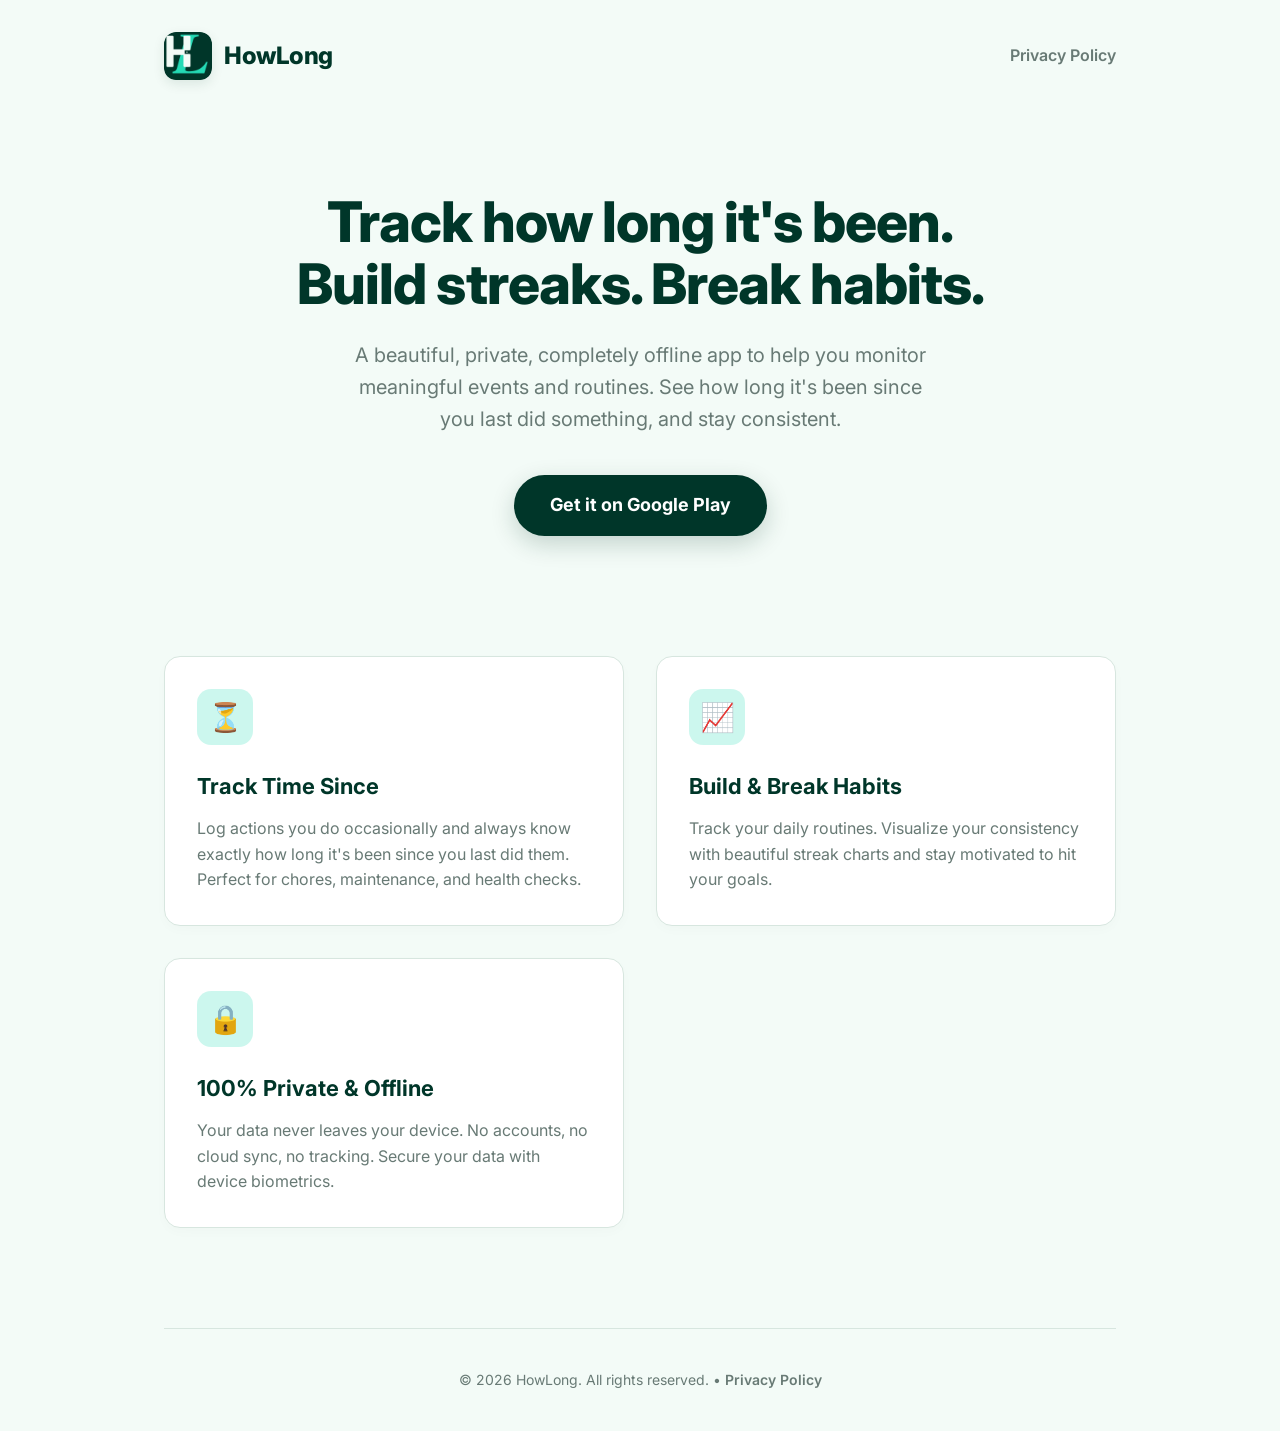
<file: website/index.html>
<!DOCTYPE html>
<html lang="en">
<head>
  <meta charset="UTF-8">
  <meta name="viewport" content="width=device-width, initial-scale=1.0">
  <title>HowLong — Track what matters.</title>
  <meta name="description" content="Track how long it's been. Build streaks. Break habits.">
  <link rel="preconnect" href="https://fonts.googleapis.com">
  <link rel="preconnect" href="https://fonts.gstatic.com" crossorigin>
  <link href="https://fonts.googleapis.com/css2?family=Inter:wght@400;500;600;700;800&display=swap" rel="stylesheet">
  <link rel="stylesheet" href="styles.css">
  <!-- Favicon placeholder -->
  <link rel="icon" href="assets/icon.png" type="image/png">
</head>
<body>
  <div class="container">
    <header>
      <div class="logo-container">
        <img src="assets/icon.png" alt="HowLong Icon" class="logo-img" onerror="this.style.display='none'">
        <div class="logo-text">HowLong</div>
      </div>
      <nav class="nav-links">
        <a href="privacy-policy.html">Privacy Policy</a>
      </nav>
    </header>

    <main class="hero">
      <h1>Track how long it's been. Build streaks. Break habits.</h1>
      <p>A beautiful, private, completely offline app to help you monitor meaningful events and routines. See how long it's been since you last did something, and stay consistent.</p>
      
      <a href="https://play.google.com/store/apps/details?id=com.victor.howlong" target="_blank" rel="noopener noreferrer" class="cta-button">
        Get it on Google Play
      </a>
    </main>

    <section class="features container">
      <div class="feature-card">
        <div class="feature-icon">⏳</div>
        <h3>Track Time Since</h3>
        <p>Log actions you do occasionally and always know exactly how long it's been since you last did them. Perfect for chores, maintenance, and health checks.</p>
      </div>
      <div class="feature-card">
        <div class="feature-icon">📈</div>
        <h3>Build & Break Habits</h3>
        <p>Track your daily routines. Visualize your consistency with beautiful streak charts and stay motivated to hit your goals.</p>
      </div>
      <div class="feature-card">
        <div class="feature-icon">🔒</div>
        <h3>100% Private & Offline</h3>
        <p>Your data never leaves your device. No accounts, no cloud sync, no tracking. Secure your data with device biometrics.</p>
      </div>
    </section>

    <footer>
      <p>&copy; 2026 HowLong. All rights reserved. &bull; <a href="privacy-policy.html">Privacy Policy</a></p>
    </footer>
  </div>
</body>
</html>
</file>
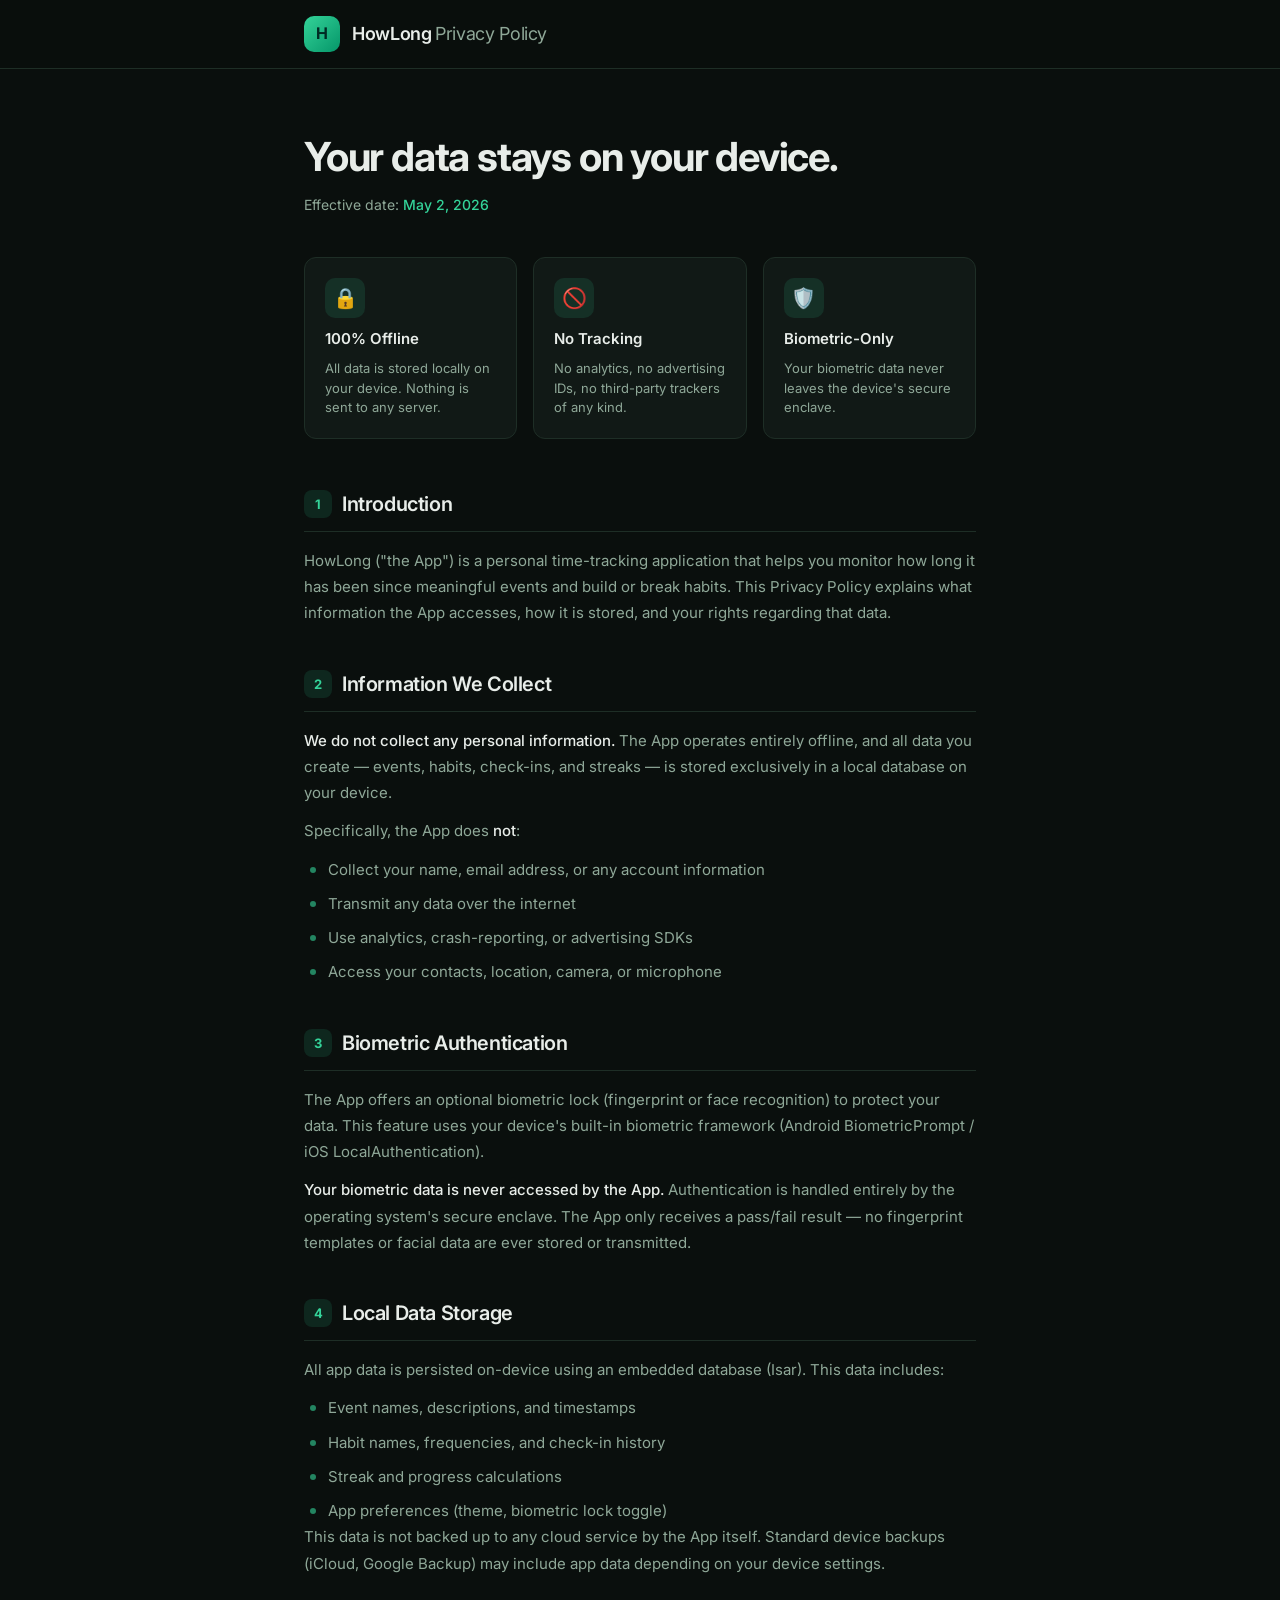
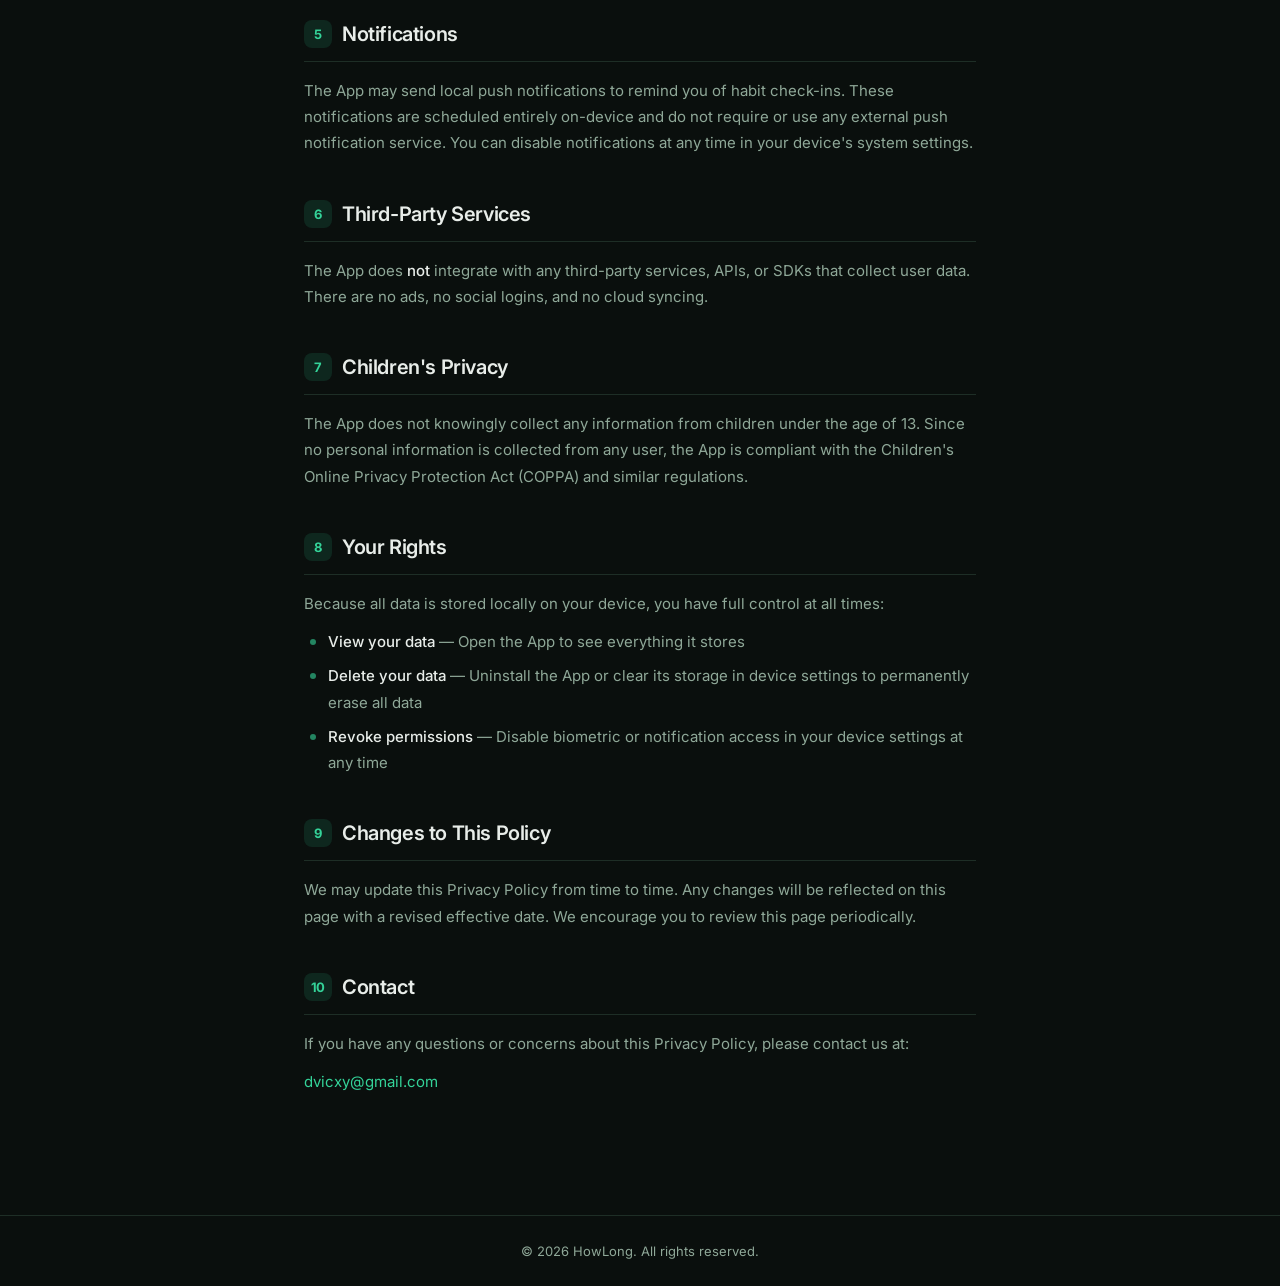
<file: docs/privacy-policy.html>
<!DOCTYPE html>
<html lang="en">
<head>
  <meta charset="UTF-8" />
  <meta name="viewport" content="width=device-width, initial-scale=1.0" />
  <title>HowLong — Privacy Policy</title>
  <link rel="preconnect" href="https://fonts.googleapis.com" />
  <link rel="preconnect" href="https://fonts.gstatic.com" crossorigin />
  <link href="https://fonts.googleapis.com/css2?family=Inter:wght@400;500;600;700&display=swap" rel="stylesheet" />
  <style>
    *,
    *::before,
    *::after {
      margin: 0;
      padding: 0;
      box-sizing: border-box;
    }

    :root {
      --bg: #0a0f0d;
      --surface: #111916;
      --surface-alt: #162019;
      --border: #1e2e26;
      --text: #e8ede9;
      --text-muted: #8fa898;
      --accent: #34d399;
      --accent-dim: rgba(52, 211, 153, 0.12);
      --radius: 12px;
    }

    html {
      scroll-behavior: smooth;
    }

    body {
      font-family: 'Inter', -apple-system, BlinkMacSystemFont, sans-serif;
      background: var(--bg);
      color: var(--text);
      line-height: 1.7;
      -webkit-font-smoothing: antialiased;
    }

    /* ── Header ── */
    header {
      position: sticky;
      top: 0;
      z-index: 10;
      background: rgba(10, 15, 13, 0.85);
      backdrop-filter: blur(16px);
      -webkit-backdrop-filter: blur(16px);
      border-bottom: 1px solid var(--border);
    }

    .header-inner {
      max-width: 720px;
      margin: 0 auto;
      padding: 16px 24px;
      display: flex;
      align-items: center;
      gap: 12px;
    }

    .logo {
      width: 36px;
      height: 36px;
      border-radius: 10px;
      background: linear-gradient(135deg, #34d399, #059669);
      display: flex;
      align-items: center;
      justify-content: center;
      font-weight: 700;
      font-size: 16px;
      color: #002b24;
      flex-shrink: 0;
    }

    .header-title {
      font-size: 18px;
      font-weight: 600;
      letter-spacing: -0.02em;
    }

    .header-title span {
      color: var(--text-muted);
      font-weight: 400;
    }

    /* ── Hero ── */
    .hero {
      max-width: 720px;
      margin: 0 auto;
      padding: 64px 24px 40px;
    }

    .hero h1 {
      font-size: clamp(28px, 5vw, 40px);
      font-weight: 700;
      letter-spacing: -0.03em;
      line-height: 1.2;
      margin-bottom: 12px;
    }

    .hero .effective-date {
      color: var(--text-muted);
      font-size: 14px;
    }

    .hero .effective-date strong {
      color: var(--accent);
      font-weight: 500;
    }

    /* ── Highlights ── */
    .highlights {
      max-width: 720px;
      margin: 0 auto;
      padding: 0 24px 48px;
      display: grid;
      grid-template-columns: repeat(auto-fit, minmax(200px, 1fr));
      gap: 16px;
    }

    .highlight-card {
      background: var(--surface);
      border: 1px solid var(--border);
      border-radius: var(--radius);
      padding: 20px;
      display: flex;
      flex-direction: column;
      gap: 8px;
    }

    .highlight-card .icon {
      width: 40px;
      height: 40px;
      border-radius: 10px;
      background: var(--accent-dim);
      display: flex;
      align-items: center;
      justify-content: center;
      font-size: 20px;
    }

    .highlight-card h3 {
      font-size: 15px;
      font-weight: 600;
    }

    .highlight-card p {
      font-size: 13px;
      color: var(--text-muted);
      line-height: 1.5;
    }

    /* ── Content ── */
    .content {
      max-width: 720px;
      margin: 0 auto;
      padding: 0 24px 80px;
    }

    .section {
      margin-bottom: 40px;
    }

    .section h2 {
      font-size: 20px;
      font-weight: 600;
      letter-spacing: -0.02em;
      margin-bottom: 16px;
      padding-bottom: 10px;
      border-bottom: 1px solid var(--border);
      display: flex;
      align-items: center;
      gap: 10px;
    }

    .section h2 .num {
      display: inline-flex;
      align-items: center;
      justify-content: center;
      width: 28px;
      height: 28px;
      border-radius: 8px;
      background: var(--accent-dim);
      color: var(--accent);
      font-size: 13px;
      font-weight: 700;
      flex-shrink: 0;
    }

    .section p,
    .section li {
      color: var(--text-muted);
      font-size: 15px;
      line-height: 1.75;
    }

    .section p + p {
      margin-top: 12px;
    }

    .section ul {
      list-style: none;
      margin-top: 12px;
      display: flex;
      flex-direction: column;
      gap: 8px;
    }

    .section ul li {
      padding-left: 24px;
      position: relative;
    }

    .section ul li::before {
      content: '';
      position: absolute;
      left: 6px;
      top: 10px;
      width: 6px;
      height: 6px;
      border-radius: 50%;
      background: var(--accent);
      opacity: 0.6;
    }

    .section strong {
      color: var(--text);
      font-weight: 500;
    }

    .section a {
      color: var(--accent);
      text-decoration: none;
      border-bottom: 1px solid transparent;
      transition: border-color 0.2s;
    }

    .section a:hover {
      border-bottom-color: var(--accent);
    }

    /* ── Footer ── */
    footer {
      border-top: 1px solid var(--border);
      padding: 24px;
      text-align: center;
      color: var(--text-muted);
      font-size: 13px;
    }

    footer a {
      color: var(--accent);
      text-decoration: none;
    }

    /* ── Responsive ── */
    @media (max-width: 480px) {
      .hero {
        padding-top: 40px;
      }
      .highlights {
        grid-template-columns: 1fr;
      }
    }
  </style>
</head>
<body>
  <header>
    <div class="header-inner">
      <div class="logo">H</div>
      <div class="header-title">HowLong <span>Privacy Policy</span></div>
    </div>
  </header>

  <div class="hero">
    <h1>Your data stays on your&nbsp;device.</h1>
    <p class="effective-date">Effective date: <strong>May 2, 2026</strong></p>
  </div>

  <div class="highlights">
    <div class="highlight-card">
      <div class="icon">🔒</div>
      <h3>100% Offline</h3>
      <p>All data is stored locally on your device. Nothing is sent to any server.</p>
    </div>
    <div class="highlight-card">
      <div class="icon">🚫</div>
      <h3>No Tracking</h3>
      <p>No analytics, no advertising IDs, no third-party trackers of any kind.</p>
    </div>
    <div class="highlight-card">
      <div class="icon">🛡️</div>
      <h3>Biometric-Only</h3>
      <p>Your biometric data never leaves the device's secure enclave.</p>
    </div>
  </div>

  <div class="content">
    <div class="section">
      <h2><span class="num">1</span> Introduction</h2>
      <p>
        HowLong ("the App") is a personal time-tracking application that helps
        you monitor how long it has been since meaningful events and build or
        break habits. This Privacy Policy explains what information the App
        accesses, how it is stored, and your rights regarding that data.
      </p>
    </div>

    <div class="section">
      <h2><span class="num">2</span> Information We Collect</h2>
      <p>
        <strong>We do not collect any personal information.</strong> The App
        operates entirely offline, and all data you create — events, habits,
        check-ins, and streaks — is stored exclusively in a local database on
        your device.
      </p>
      <p>Specifically, the App does <strong>not</strong>:</p>
      <ul>
        <li>Collect your name, email address, or any account information</li>
        <li>Transmit any data over the internet</li>
        <li>Use analytics, crash-reporting, or advertising SDKs</li>
        <li>Access your contacts, location, camera, or microphone</li>
      </ul>
    </div>

    <div class="section">
      <h2><span class="num">3</span> Biometric Authentication</h2>
      <p>
        The App offers an optional biometric lock (fingerprint or face
        recognition) to protect your data. This feature uses your device's
        built-in biometric framework (Android BiometricPrompt / iOS
        LocalAuthentication).
      </p>
      <p>
        <strong>Your biometric data is never accessed by the App.</strong>
        Authentication is handled entirely by the operating system's secure
        enclave. The App only receives a pass/fail result — no fingerprint
        templates or facial data are ever stored or transmitted.
      </p>
    </div>

    <div class="section">
      <h2><span class="num">4</span> Local Data Storage</h2>
      <p>
        All app data is persisted on-device using an embedded database (Isar).
        This data includes:
      </p>
      <ul>
        <li>Event names, descriptions, and timestamps</li>
        <li>Habit names, frequencies, and check-in history</li>
        <li>Streak and progress calculations</li>
        <li>App preferences (theme, biometric lock toggle)</li>
      </ul>
      <p>
        This data is not backed up to any cloud service by the App itself.
        Standard device backups (iCloud, Google Backup) may include app data
        depending on your device settings.
      </p>
    </div>

    <div class="section">
      <h2><span class="num">5</span> Notifications</h2>
      <p>
        The App may send local push notifications to remind you of habit
        check-ins. These notifications are scheduled entirely on-device and do
        not require or use any external push notification service. You can
        disable notifications at any time in your device's system settings.
      </p>
    </div>

    <div class="section">
      <h2><span class="num">6</span> Third-Party Services</h2>
      <p>
        The App does <strong>not</strong> integrate with any third-party
        services, APIs, or SDKs that collect user data. There are no ads, no
        social logins, and no cloud syncing.
      </p>
    </div>

    <div class="section">
      <h2><span class="num">7</span> Children's Privacy</h2>
      <p>
        The App does not knowingly collect any information from children under
        the age of 13. Since no personal information is collected from any user,
        the App is compliant with the Children's Online Privacy Protection Act
        (COPPA) and similar regulations.
      </p>
    </div>

    <div class="section">
      <h2><span class="num">8</span> Your Rights</h2>
      <p>
        Because all data is stored locally on your device, you have full control
        at all times:
      </p>
      <ul>
        <li><strong>View your data</strong> — Open the App to see everything it stores</li>
        <li><strong>Delete your data</strong> — Uninstall the App or clear its storage in device settings to permanently erase all data</li>
        <li><strong>Revoke permissions</strong> — Disable biometric or notification access in your device settings at any time</li>
      </ul>
    </div>

    <div class="section">
      <h2><span class="num">9</span> Changes to This Policy</h2>
      <p>
        We may update this Privacy Policy from time to time. Any changes will be
        reflected on this page with a revised effective date. We encourage you to
        review this page periodically.
      </p>
    </div>

    <div class="section">
      <h2><span class="num">10</span> Contact</h2>
      <p>
        If you have any questions or concerns about this Privacy Policy, please
        contact us at:
      </p>
      <p>
        <a href="mailto:dvicxy@gmail.com">dvicxy@gmail.com</a>
      </p>
    </div>
  </div>

  <footer>
    &copy; 2026 HowLong. All rights reserved.
  </footer>
</body>
</html>
</file>
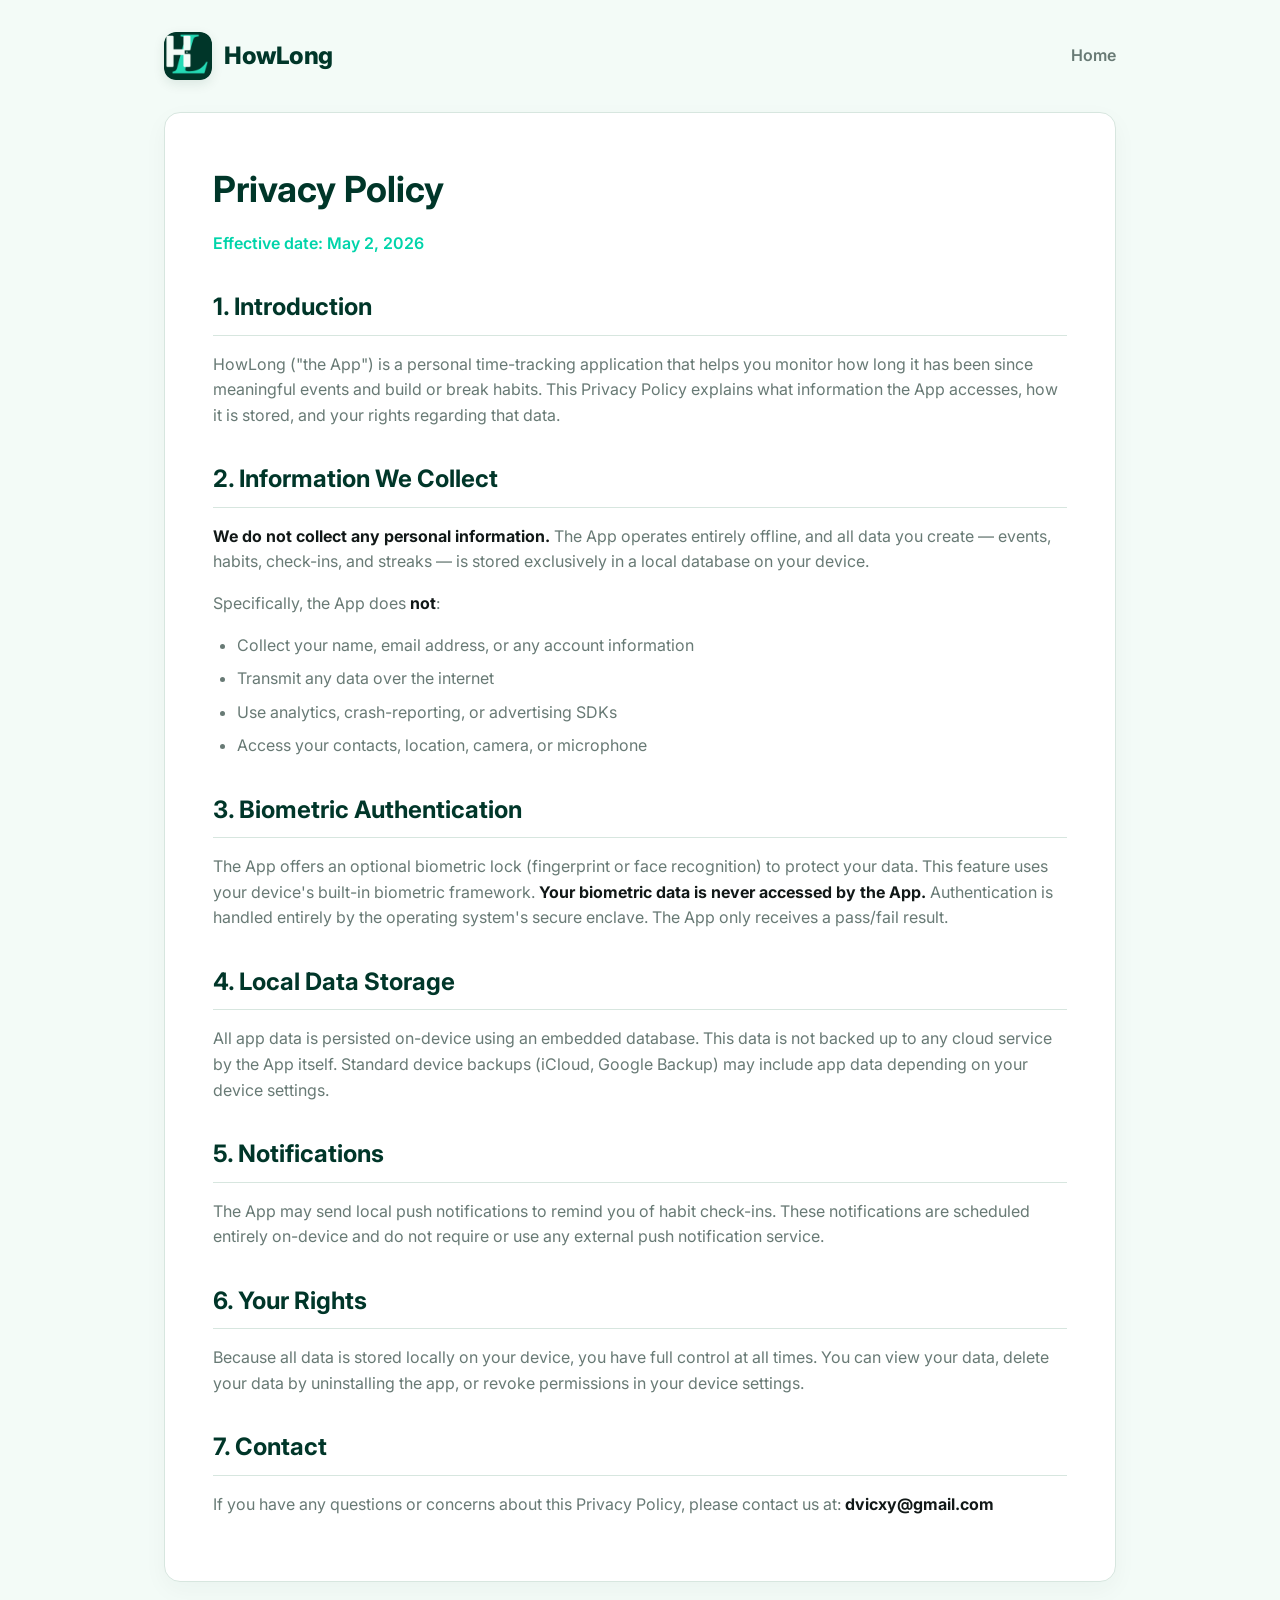
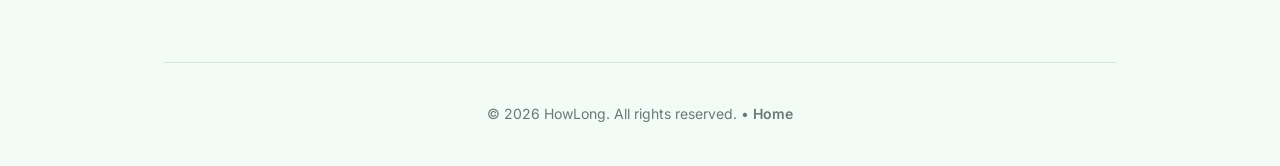
<file: website/privacy-policy.html>
<!DOCTYPE html>
<html lang="en">
<head>
  <meta charset="UTF-8">
  <meta name="viewport" content="width=device-width, initial-scale=1.0">
  <title>HowLong — Privacy Policy</title>
  <link rel="preconnect" href="https://fonts.googleapis.com">
  <link rel="preconnect" href="https://fonts.gstatic.com" crossorigin>
  <link href="https://fonts.googleapis.com/css2?family=Inter:wght@400;500;600;700;800&display=swap" rel="stylesheet">
  <link rel="stylesheet" href="styles.css">
  <link rel="icon" href="assets/icon.png" type="image/png">
</head>
<body>
  <div class="container">
    <header>
      <a href="index.html" class="logo-container">
        <img src="assets/icon.png" alt="HowLong Icon" class="logo-img" onerror="this.style.display='none'">
        <div class="logo-text">HowLong</div>
      </a>
      <nav class="nav-links">
        <a href="index.html">Home</a>
      </nav>
    </header>

    <main class="content-section">
      <h1>Privacy Policy</h1>
      <p class="effective-date">Effective date: May 2, 2026</p>

      <h2>1. Introduction</h2>
      <p>HowLong ("the App") is a personal time-tracking application that helps you monitor how long it has been since meaningful events and build or break habits. This Privacy Policy explains what information the App accesses, how it is stored, and your rights regarding that data.</p>

      <h2>2. Information We Collect</h2>
      <p><strong>We do not collect any personal information.</strong> The App operates entirely offline, and all data you create — events, habits, check-ins, and streaks — is stored exclusively in a local database on your device.</p>
      <p>Specifically, the App does <strong>not</strong>:</p>
      <ul>
        <li>Collect your name, email address, or any account information</li>
        <li>Transmit any data over the internet</li>
        <li>Use analytics, crash-reporting, or advertising SDKs</li>
        <li>Access your contacts, location, camera, or microphone</li>
      </ul>

      <h2>3. Biometric Authentication</h2>
      <p>The App offers an optional biometric lock (fingerprint or face recognition) to protect your data. This feature uses your device's built-in biometric framework. <strong>Your biometric data is never accessed by the App.</strong> Authentication is handled entirely by the operating system's secure enclave. The App only receives a pass/fail result.</p>

      <h2>4. Local Data Storage</h2>
      <p>All app data is persisted on-device using an embedded database. This data is not backed up to any cloud service by the App itself. Standard device backups (iCloud, Google Backup) may include app data depending on your device settings.</p>

      <h2>5. Notifications</h2>
      <p>The App may send local push notifications to remind you of habit check-ins. These notifications are scheduled entirely on-device and do not require or use any external push notification service.</p>

      <h2>6. Your Rights</h2>
      <p>Because all data is stored locally on your device, you have full control at all times. You can view your data, delete your data by uninstalling the app, or revoke permissions in your device settings.</p>

      <h2>7. Contact</h2>
      <p>If you have any questions or concerns about this Privacy Policy, please contact us at: <strong>dvicxy@gmail.com</strong></p>
    </main>

    <footer>
      <p>&copy; 2026 HowLong. All rights reserved. &bull; <a href="index.html">Home</a></p>
    </footer>
  </div>
</body>
</html>
</file>
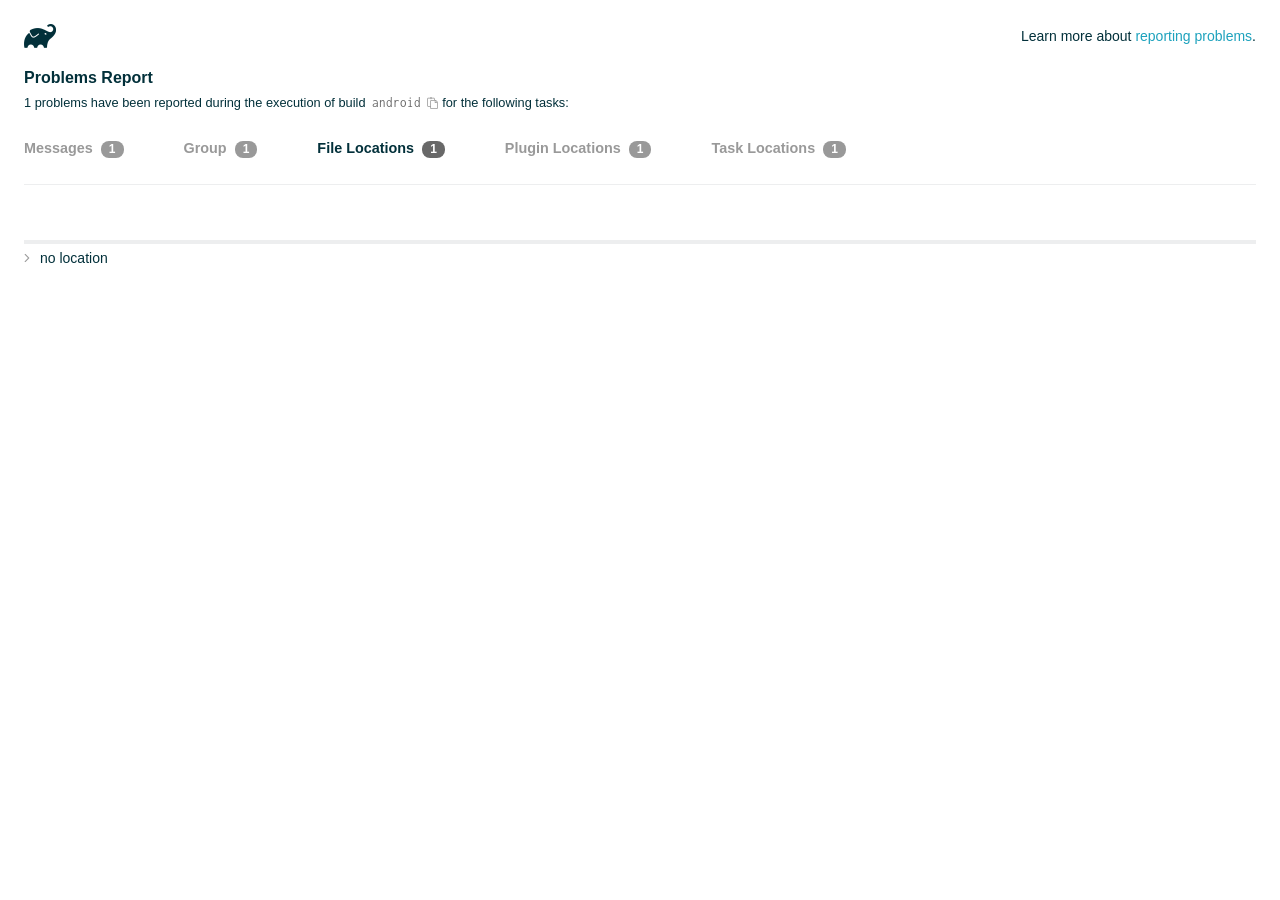
<file: android/build/reports/problems/problems-report.html>
<!DOCTYPE html>

<html lang="en">
<head>
    <!-- Required meta tags -->
    <meta charset="utf-8">
    <meta name="viewport" content="width=device-width, initial-scale=1, shrink-to-fit=no">

                    <style type="text/css">
                /*! normalize.css v7.0.0 | MIT License | github.com/necolas/normalize.css */
html {
    line-height: 1.15;
    -ms-text-size-adjust: 100%;
    -webkit-text-size-adjust: 100%
}

body {
    margin: 0
}

article, aside, footer, header, nav, section {
    display: block
}

h1 {
    font-size: 2em;
    margin: .67em 0
}

figcaption, figure, main {
    display: block
}

figure {
    margin: 1em 40px
}

hr {
    box-sizing: content-box;
    height: 0;
    overflow: visible
}

pre {
    font-family: monospace, monospace;
    font-size: 1em
}

a {
    background-color: transparent;
    -webkit-text-decoration-skip: objects
}

abbr[title] {
    border-bottom: none;
    text-decoration: underline;
    text-decoration: underline dotted
}

b, strong {
    font-weight: inherit
}

b, strong {
    font-weight: bolder
}

code, kbd, samp {
    font-family: monospace, monospace;
    font-size: 1em
}

dfn {
    font-style: italic
}

mark {
    background-color: #ff0;
    color: #000
}

small {
    font-size: 80%
}

sub, sup {
    font-size: 75%;
    line-height: 0;
    position: relative;
    vertical-align: baseline
}

sub {
    bottom: -.25em
}

sup {
    top: -.5em
}

audio, video {
    display: inline-block
}

audio:not([controls]) {
    display: none;
    height: 0
}

img {
    border-style: none
}

svg:not(:root) {
    overflow: hidden
}

button, input, optgroup, select, textarea {
    font-family: sans-serif;
    font-size: 100%;
    line-height: 1.15;
    margin: 0
}

button, input {
    overflow: visible
}

button, select {
    text-transform: none
}

[type=reset], [type=submit], button, html [type=button] {
    -webkit-appearance: button
}

[type=button]::-moz-focus-inner, [type=reset]::-moz-focus-inner, [type=submit]::-moz-focus-inner, button::-moz-focus-inner {
    border-style: none;
    padding: 0
}

[type=button]:-moz-focusring, [type=reset]:-moz-focusring, [type=submit]:-moz-focusring, button:-moz-focusring {
    outline: 1px dotted ButtonText
}

fieldset {
    padding: .35em .75em .625em
}

legend {
    box-sizing: border-box;
    color: inherit;
    display: table;
    max-width: 100%;
    padding: 0;
    white-space: normal
}

progress {
    display: inline-block;
    vertical-align: baseline
}

textarea {
    overflow: auto
}

[type=checkbox], [type=radio] {
    box-sizing: border-box;
    padding: 0
}

[type=number]::-webkit-inner-spin-button, [type=number]::-webkit-outer-spin-button {
    height: auto
}

[type=search] {
    -webkit-appearance: textfield;
    outline-offset: -2px
}

[type=search]::-webkit-search-cancel-button, [type=search]::-webkit-search-decoration {
    -webkit-appearance: none
}

::-webkit-file-upload-button {
    -webkit-appearance: button;
    font: inherit
}

details, menu {
    display: block
}

summary {
    display: list-item
}

canvas {
    display: inline-block
}

template {
    display: none
}

[hidden] {
    display: none
}

/* configuration cache styles */

.report-wrapper {
    margin: 0;
    padding: 0 24px;
}

.gradle-logo {
    width: 32px;
    height: 24px;
    background-image: url("[data-uri]");
    background-size: contain;
}

.header {
    display: flex;
    flex-wrap: wrap;
    position: fixed;
    top: 0;
    left: 0;
    width: 100%;
    padding: 24px 24px 0 24px;
    background-color: white;
    z-index: 1;
}

.learn-more {
    margin-left: auto;
    align-self: center;
    font-size: 0.875rem;
    font-weight: normal;
}

.title {
    display: flex;
    align-items: center;
    padding: 18px 0 24px 0;
    flex: 1 0 100%;
}

.content {
    font-size: 0.875rem;
    padding: 240px 0 48px;
    overflow-x: auto;
    white-space: nowrap;
}

.content ol:first-of-type {
    margin: 0;
}

.tree-btn {
    cursor: pointer;
    display: inline-block;
    width: 16px;
    height: 16px;
    background-size: contain;
    background-repeat: no-repeat;
    vertical-align: middle;
    margin-top: -0.2em;
}

.tree-btn.collapsed {
    background-image: url('data:image/svg+xml;utf8,<svg xmlns="http://www.w3.org/2000/svg" viewBox="0 0 192 512"><path d="M166.9 264.5l-117.8 116c-4.7 4.7-12.3 4.7-17 0l-7.1-7.1c-4.7-4.7-4.7-12.3 0-17L127.3 256 25.1 155.6c-4.7-4.7-4.7-12.3 0-17l7.1-7.1c4.7-4.7 12.3-4.7 17 0l117.8 116c4.6 4.7 4.6 12.3-.1 17z" fill="%23999999" stroke="%23999999"/></svg>');
}

.tree-btn.expanded {
    background-image: url('data:image/svg+xml;utf8,<svg xmlns="http://www.w3.org/2000/svg" viewBox="0 0 256 512"><path d="M119.5 326.9L3.5 209.1c-4.7-4.7-4.7-12.3 0-17l7.1-7.1c4.7-4.7 12.3-4.7 17 0L128 287.3l100.4-102.2c4.7-4.7 12.3-4.7 17 0l7.1 7.1c4.7 4.7 4.7 12.3 0 17L136.5 327c-4.7 4.6-12.3 4.6-17-.1z" fill="%23999999" stroke="%23999999"/></svg>');
}

ul .tree-btn {
    margin-right: 3px;
}

.leaf-icon {
    display: inline-block;
    width: 16px;
    height: 16px;
    background-image: url('data:image/svg+xml;utf8,<svg xmlns="http://www.w3.org/2000/svg" viewBox="0 0 256 512"><path d="M32 256 H224" stroke="%23999999" stroke-width="48" stroke-linecap="round"/></svg>');
    background-size: contain;
    background-repeat: no-repeat;
    vertical-align: middle;
    margin-top: -0.2em;
}

.invisible-text {
    user-select: all; /* Allow the text to be selectable */
    color: transparent; /* Hide the text */
    text-indent: -9999px; /* Move the text out of view */
    position: relative;
    white-space: pre; /* Preserve meaningful whitespace in the invisible text for copying */
}

.text-for-copy {
    display: inline-block;
}

.enum-icon {
    display: inline-block;
    width: 16px;
    height: 16px;
    background-image: url('data:image/svg+xml;utf8,<svg xmlns="http://www.w3.org/2000/svg" viewBox="0 0 1024 1024"><circle cx="512" cy="512" r="200" /></svg>');
    background-size: contain;
    background-repeat: no-repeat;
    vertical-align: middle;
    margin-inline-start: 0.5ex;
    margin-inline-end: 0.5ex;
    margin-top: -0.2em;
}

.error-icon {
    display: inline-block;
    width: 16px;
    height: 16px;
    background-image: url('data:image/svg+xml;utf8,<svg xmlns="http://www.w3.org/2000/svg" viewBox="0 0 320 512"><path d="M193.94 256L296.5 153.44l21.15-21.15c3.12-3.12 3.12-8.19 0-11.31l-22.63-22.63c-3.12-3.12-8.19-3.12-11.31 0L160 222.06 36.29 98.34c-3.12-3.12-8.19-3.12-11.31 0L2.34 120.97c-3.12 3.12-3.12 8.19 0 11.31L126.06 256 2.34 379.71c-3.12 3.12-3.12 8.19 0 11.31l22.63 22.63c3.12 3.12 8.19 3.12 11.31 0L160 289.94 262.56 392.5l21.15 21.15c3.12 3.12 8.19 3.12 11.31 0l22.63-22.63c3.12-3.12 3.12-8.19 0-11.31L193.94 256z" fill="%23FC461E" stroke="%23FC461E"/></svg>');
    background-size: contain;
    background-repeat: no-repeat;
    vertical-align: middle;
    margin-inline-start: 0.5ex;
    margin-inline-end: 0.5ex;
    margin-top: -0.2em;
}

.advice-icon {
    display: inline-block;
    width: 16px;
    height: 16px;
    background-image: url('data:image/svg+xml;utf8,<svg width="800px" height="800px" viewBox="-4.93 0 122.88 122.88" version="1.1" id="Layer_1" xmlns="http://www.w3.org/2000/svg" xmlns:xlink="http://www.w3.org/1999/xlink"  style="enable-background:new 0 0 113.01 122.88" xml:space="preserve"><g><path d="M44.13,102.06c-1.14,0.03-2.14-0.81-2.3-1.96c-0.17-1.2,0.64-2.31,1.82-2.54c-1.3-7.37-4.85-11.43-8.6-15.72 c-2.92-3.34-5.95-6.81-8.34-11.92c-2.35-5.03-3.64-10.23-3.6-15.63c0.05-5.4,1.42-10.96,4.4-16.71c0.02-0.04,0.04-0.07,0.06-0.11 l0,0c3.91-6.62,9.38-11.04,15.47-13.52c5.11-2.09,10.66-2.8,16.1-2.3c5.42,0.5,10.73,2.2,15.37,4.94 c5.9,3.49,10.75,8.67,13.42,15.21c1.44,3.54,2.42,7.49,2.54,11.82c0.12,4.31-0.62,8.96-2.61,13.88 c-2.66,6.59-6.18,10.68-9.47,14.51c-3.03,3.53-5.85,6.81-7.42,11.84c0.89,0.21,1.59,0.94,1.73,1.9c0.17,1.24-0.7,2.39-1.94,2.56 l-0.77,0.11c-0.14,1.09-0.23,2.26-0.27,3.51l0.25-0.04c1.24-0.17,2.39,0.7,2.56,1.94c0.17,1.24-0.7,2.39-1.94,2.56l-0.78,0.11 c0.01,0.15,0.02,0.3,0.03,0.45l0,0c0.07,0.88,0.08,1.73,0.03,2.54l0.13-0.02c1.25-0.15,2.38,0.74,2.54,1.98 c0.15,1.25-0.74,2.38-1.98,2.54l-1.68,0.21c-1.2,3.11-3.34,5.48-5.87,6.94c-1.74,1.01-3.67,1.59-5.61,1.71 c-1.97,0.12-3.96-0.25-5.78-1.13c-2.08-1.02-3.94-2.71-5.29-5.14c-0.65-0.33-1.13-0.97-1.23-1.75c-0.04-0.31-0.01-0.61,0.07-0.89 c-0.39-1.16-0.68-2.43-0.87-3.83l-0.07,0.01c-1.24,0.17-2.39-0.7-2.56-1.94c-0.17-1.24,0.7-2.39,1.94-2.56l0.54-0.08 C44.19,104.32,44.18,103.16,44.13,102.06L44.13,102.06z M2.18,58.86C1.01,58.89,0.04,57.98,0,56.81c-0.04-1.17,0.88-2.14,2.05-2.18 l8.7-0.3c1.17-0.04,2.14,0.88,2.18,2.05c0.04,1.17-0.88,2.14-2.05,2.18L2.18,58.86L2.18,58.86z M110.68,50.25 c1.16-0.12,2.2,0.73,2.32,1.89c0.12,1.16-0.73,2.2-1.89,2.32l-8.66,0.91c-1.16,0.12-2.2-0.73-2.32-1.89 c-0.12-1.16,0.73-2.2,1.89-2.32L110.68,50.25L110.68,50.25z M94.91,14.78c0.65-0.97,1.96-1.23,2.93-0.58 c0.97,0.65,1.23,1.96,0.58,2.93l-4.84,7.24c-0.65,0.97-1.96,1.23-2.93,0.58c-0.97-0.65-1.23-1.96-0.58-2.93L94.91,14.78 L94.91,14.78z M57.63,2.06c0.03-1.17,1-2.09,2.16-2.06c1.17,0.03,2.09,1,2.06,2.16l-0.22,8.7c-0.03,1.17-1,2.09-2.16,2.06 c-1.17-0.03-2.09-1-2.06-2.16L57.63,2.06L57.63,2.06z M13.88,15.53c-0.86-0.8-0.9-2.14-0.11-2.99c0.8-0.86,2.14-0.9,2.99-0.11 l6.37,5.94c0.86,0.8,0.9,2.14,0.11,2.99c-0.8,0.86-2.14,0.9-2.99,0.11L13.88,15.53L13.88,15.53z M47.88,96.95l18.49-2.63 c1.59-6.7,5.05-10.73,8.8-15.08c3.08-3.58,6.36-7.4,8.76-13.34c1.76-4.35,2.41-8.43,2.31-12.19c-0.1-3.75-0.96-7.21-2.24-10.34 c-2.3-5.63-6.51-10.11-11.65-13.15c-4.11-2.43-8.8-3.94-13.59-4.37c-4.77-0.44-9.64,0.19-14.13,2.02 c-5.26,2.15-9.99,5.97-13.39,11.72c-2.64,5.12-3.86,10.02-3.9,14.73c-0.04,4.74,1.11,9.33,3.2,13.8c2.13,4.56,4.97,7.8,7.69,10.92 C42.47,83.9,46.48,88.49,47.88,96.95L47.88,96.95z M65.62,99.02l-17.27,2.45c0.05,1.1,0.07,2.25,0.05,3.47l17.05-2.42 C65.47,101.29,65.52,100.12,65.62,99.02L65.62,99.02z M48.49,109.52c0.12,0.92,0.3,1.76,0.53,2.54l16.55-2.04 c0.11-0.86,0.13-1.77,0.05-2.74l0,0l0-0.02l-0.01-0.17L48.49,109.52L48.49,109.52z M51.37,116.36c0.64,0.67,1.35,1.19,2.1,1.55 c1.15,0.56,2.42,0.79,3.67,0.72c1.29-0.08,2.57-0.47,3.74-1.15c1.1-0.64,2.09-1.53,2.88-2.65L51.37,116.36L51.37,116.36z"/></g></svg>');
    background-size: contain;
    background-repeat: no-repeat;
    vertical-align: middle;
    margin-inline-start: 0.5ex;
    margin-inline-end: 0.5ex;
    margin-top: -0.2em;
}

.warning-icon {
    display: inline-block;
    width: 13px;
    height: 13px;
    background-image: url('data:image/svg+xml;utf8,<svg xmlns="http://www.w3.org/2000/svg" viewBox="0 0 576 512"><path d="M270.2 160h35.5c3.4 0 6.1 2.8 6 6.2l-7.5 196c-.1 3.2-2.8 5.8-6 5.8h-20.5c-3.2 0-5.9-2.5-6-5.8l-7.5-196c-.1-3.4 2.6-6.2 6-6.2zM288 388c-15.5 0-28 12.5-28 28s12.5 28 28 28 28-12.5 28-28-12.5-28-28-28zm281.5 52L329.6 24c-18.4-32-64.7-32-83.2 0L6.5 440c-18.4 31.9 4.6 72 41.6 72H528c36.8 0 60-40 41.5-72zM528 480H48c-12.3 0-20-13.3-13.9-24l240-416c6.1-10.6 21.6-10.7 27.7 0l240 416c6.2 10.6-1.5 24-13.8 24z" fill="%23DEAD22" stroke="%23DEAD22"/></svg>');
    background-size: contain;
    background-repeat: no-repeat;
    vertical-align: middle;
    margin-inline-start: 0.3ex;
    margin-inline-end: 1.1ex;
    margin-top: -0.1em;
}

.documentation-button {
    cursor: pointer;
    display: inline-block;
    width: 13px;
    height: 13px;
    background-image: url('data:image/svg+xml;utf8,<svg xmlns="http://www.w3.org/2000/svg" viewBox="0 0 512 512"><path d="M256 340c-15.464 0-28 12.536-28 28s12.536 28 28 28 28-12.536 28-28-12.536-28-28-28zm7.67-24h-16c-6.627 0-12-5.373-12-12v-.381c0-70.343 77.44-63.619 77.44-107.408 0-20.016-17.761-40.211-57.44-40.211-29.144 0-44.265 9.649-59.211 28.692-3.908 4.98-11.054 5.995-16.248 2.376l-13.134-9.15c-5.625-3.919-6.86-11.771-2.645-17.177C185.658 133.514 210.842 116 255.67 116c52.32 0 97.44 29.751 97.44 80.211 0 67.414-77.44 63.849-77.44 107.408V304c0 6.627-5.373 12-12 12zM256 40c118.621 0 216 96.075 216 216 0 119.291-96.61 216-216 216-119.244 0-216-96.562-216-216 0-119.203 96.602-216 216-216m0-32C119.043 8 8 119.083 8 256c0 136.997 111.043 248 248 248s248-111.003 248-248C504 119.083 392.957 8 256 8z" fill="%23999999" stroke="%23999999"/></svg>');
    background-size: contain;
    background-repeat: no-repeat;
    vertical-align: middle;
    margin-inline-start: 0.5ex;
    margin-inline-end: 0.5ex;
    margin-top: -0.2em;
}

.documentation-button::selection {
    color: transparent;
}

.documentation-button:hover {
    color: transparent;
}

.copy-button {
    cursor: pointer;
    display: inline-block;
    width: 12px;
    height: 12px;
    background-image: url('data:image/svg+xml;utf8,<svg xmlns="http://www.w3.org/2000/svg" viewBox="0 0 448 512"><path d="M433.941 193.941l-51.882-51.882A48 48 0 0 0 348.118 128H320V80c0-26.51-21.49-48-48-48h-66.752C198.643 13.377 180.858 0 160 0s-38.643 13.377-45.248 32H48C21.49 32 0 53.49 0 80v288c0 26.51 21.49 48 48 48h80v48c0 26.51 21.49 48 48 48h224c26.51 0 48-21.49 48-48V227.882a48 48 0 0 0-14.059-33.941zm-22.627 22.627a15.888 15.888 0 0 1 4.195 7.432H352v-63.509a15.88 15.88 0 0 1 7.431 4.195l51.883 51.882zM160 30c9.941 0 18 8.059 18 18s-8.059 18-18 18-18-8.059-18-18 8.059-18 18-18zM48 384c-8.822 0-16-7.178-16-16V80c0-8.822 7.178-16 16-16h66.752c6.605 18.623 24.389 32 45.248 32s38.643-13.377 45.248-32H272c8.822 0 16 7.178 16 16v48H176c-26.51 0-48 21.49-48 48v208H48zm352 96H176c-8.822 0-16-7.178-16-16V176c0-8.822 7.178-16 16-16h144v72c0 13.2 10.8 24 24 24h72v208c0 8.822-7.178 16-16 16z" fill="%23999999" stroke="%23999999"/></svg>');
    background-size: contain;
    background-repeat: no-repeat;
    vertical-align: middle;
    margin-inline-start: 0.5ex;
    margin-top: -0.2em;
}

.groups{
    display: flex;
    border-bottom: 1px solid #EDEEEF;
    flex: 1 0 100%;
}

.uncategorized {
    display: flex;
    border-top: 4px solid #EDEEEF;
    flex: 1 0 100%;
}

.group-selector {
    padding: 0 52px 24px 0;
    font-size: 0.9rem;
    font-weight: bold;
    color: #999999;
    cursor: pointer;
}

.group-selector__count {
    margin: 0 8px;
    border-radius: 8px;
    background-color: #999;
    color: #fff;
    padding: 1px 8px 2px;
    font-size: 0.75rem;
}

.group-selector--active {
    color: #02303A;
    cursor: auto;
}

.group-selector--active .group-selector__count {
    background-color: #686868;
}

.group-selector--disabled {
    cursor: not-allowed;
}

.accordion-header {
    cursor: pointer;
}

.container {
    padding-left: 0.5em;
    padding-right: 0.5em;
}

.stacktrace {
    border-radius: 4px;
    overflow-x: auto;
    padding: 0.5rem;
    margin-bottom: 0;
    min-width: 1000px;
}

/* Lato (bold, regular) */
@font-face {
    font-display: swap;
    font-family: Lato;
    font-weight: 500;
    font-style: normal;
    src: url("https://assets.gradle.com/lato/fonts/lato-semibold/lato-semibold.woff2") format("woff2"),
    url("https://assets.gradle.com/lato/fonts/lato-semibold/lato-semibold.woff") format("woff");
}

@font-face {
    font-display: swap;
    font-family: Lato;
    font-weight: bold;
    font-style: normal;
    src: url("https://assets.gradle.com/lato/fonts/lato-bold/lato-bold.woff2") format("woff2"),
    url("https://assets.gradle.com/lato/fonts/lato-bold/lato-bold.woff") format("woff");
}

* {
    -webkit-box-sizing: border-box;
    -moz-box-sizing: border-box;
    box-sizing: border-box;
}

html,
body {
    margin: 0;
    padding: 0;
}

html {
    font-family: "Lato", "Helvetica Neue", Arial, sans-serif;
    font-size: 16px;
    font-weight: 400;
    line-height: 1.5;
}

body {
    color: #02303A;
    background-color: #ffffff;
    -webkit-text-size-adjust: 100%;
    -ms-text-size-adjust: 100%;
    -webkit-font-smoothing: antialiased;
}


/* typography */
h1, h2, h3, h4, h5, h6 {
    color: #02303A;
    text-rendering: optimizeLegibility;
    margin: 0;
}

h1 {
    font-size: 1rem;
}

h2 {
    font-size: 0.9rem;
}

h3 {
    font-size: 1.125rem;
}

h4, h5, h6 {
    font-size: 0.875rem;
}

h1 code {
    font-weight: bold;
}

ul, ol, dl {
    list-style-position: outside;
    line-height: 1.6;
    padding: 0;
    margin: 0 0 0 20px;
    list-style-type: none;
}

li {
    line-height: 2;
}

a {
    color: #1DA2BD;
    text-decoration: none;
    transition: all 0.3s ease, visibility 0s;
}

a:hover {
    color: #35c1e4;
}

/* code */
code, pre {
    font-family: Inconsolata, Monaco, "Courier New", monospace;
    font-style: normal;
    font-variant-ligatures: normal;
    font-variant-caps: normal;
    font-variant-numeric: normal;
    font-variant-east-asian: normal;
    font-weight: normal;
    font-stretch: normal;
    color: #686868;
}

*:not(pre) > code {
    letter-spacing: 0;
    padding: 0.1em 0.5ex;
    text-rendering: optimizeSpeed;
    word-spacing: -0.15em;
    word-wrap: break-word;
}

pre {
    font-size: 0.75rem;
    line-height: 1.8;
    margin-top: 0;
    margin-bottom: 1.5em;
    padding: 1rem;
}

pre code {
    background-color: transparent;
    color: inherit;
    line-height: 1.8;
    font-size: 100%;
    padding: 0;
}

a code {
    color: #1BA8CB;
}

pre.code, pre.programlisting, pre.screen, pre.tt {
    background-color: #f7f7f8;
    border-radius: 4px;
    font-size: 1em;
    line-height: 1.45;
    margin-bottom: 1.25em;
    overflow-x: auto;
    padding: 1rem;
}

li em, p em {
    padding: 0 1px;
}

code em, tt em {
    text-decoration: none;
}

code + .copy-button {
    margin-inline-start: 0.2ex;
}

.java-exception {
    font-size: 0.75rem;
    padding-left: 24px;
}

.java-exception ul {
    margin: 0;
    line-height: inherit;
}

.java-exception code {
    white-space: pre;
}

.java-exception-part-toggle {
    user-select: none;
    cursor: pointer;
    border-radius: 2px;
    padding: 0.1em 0.2em;
    background: azure;
    color: #686868;
}

                </style>
    <!-- Inconsolata is used as a default monospace font in the report. -->
    <link rel="stylesheet" href="https://fonts.googleapis.com/css?family=Inconsolata:400,700" />

    <title>Gradle Configuration Cache</title>
</head>
<body>

<div id="playground"></div>

<div class="report" id="report">
    Loading...
</div>

<script type="text/javascript">
function configurationCacheProblems() { return (
// begin-report-data
{"diagnostics":[{"locations":[{}],"problem":[{"text":"Executing Gradle on JVM versions 16 and lower has been deprecated."}],"severity":"WARNING","problemDetails":[{"text":"This will fail with an error in Gradle 9.0."}],"contextualLabel":"Executing Gradle on JVM versions 16 and lower has been deprecated.","documentationLink":"https://docs.gradle.org/8.14/userguide/upgrading_version_8.html#minimum_daemon_jvm_version","problemId":[{"name":"deprecation","displayName":"Deprecation"},{"name":"executing-gradle-on-jvm-versions-and-lower","displayName":"Executing Gradle on JVM versions 16 and lower has been deprecated."}],"solutions":[[{"text":"Use JVM 17 or greater to execute Gradle. Projects can continue to use older JVM versions via toolchains."}]]}],"problemsReport":{"totalProblemCount":1,"buildName":"android","requestedTasks":"","documentationLink":"https://docs.gradle.org/8.14/userguide/reporting_problems.html","documentationLinkCaption":"Problem report","summaries":[]}}
// end-report-data
);}
</script>
                <script type="text/javascript">
                !function(n,t){"object"==typeof exports&&"object"==typeof module?module.exports=t():"function"==typeof define&&define.amd?define([],t):"object"==typeof exports?exports["configuration-cache-report"]=t():n["configuration-cache-report"]=t()}(this,(()=>(({70:function(){void 0===ArrayBuffer.isView&&(ArrayBuffer.isView=function(n){return null!=n&&null!=n.__proto__&&n.__proto__.__proto__===Int8Array.prototype.__proto__}),void 0===Math.imul&&(Math.imul=function(n,t){return(4294901760&n)*(65535&t)+(65535&n)*(0|t)|0}),this["configuration-cache-report"]=function(n){"use strict";var t,r,i,e,u,o,f,s,c,a,h,l,_,v,d,g,w,b,p,m,k,q,y,B,C,x,j,P,I,S,z,T,E,L,N,A,M,F,D,O,R,H,$,G,U,V,Q,Z,Y,W,K,X,J,nn,tn,rn,en,un,on,fn,sn,cn,an,hn,ln,_n,vn,dn,gn,wn,bn,pn,mn,kn,qn,yn,Bn,Cn,xn,jn,Pn,In,Sn,zn,Tn,En,Ln,Nn,An,Mn=Math.imul,Fn=ArrayBuffer.isView;function Dn(n,t){if(!(t>=0))throw _u(ce("Requested element count "+t+" is less than zero."));return function(n,t){if(!(t>=0))throw _u(ce("Requested element count "+t+" is less than zero."));if(0===t)return Ct();if(t>=n.length)return function(n){switch(n.length){case 0:return Ct();case 1:return qr(n[0]);default:return function(n){return Hr(function(n){return new It(n,!1)}(n))}(n)}}(n);if(1===t)return qr(n[0]);var r=0,i=Rr(),e=0,u=n.length;n:for(;e<u;){var o=n[e];if(e=e+1|0,i.d(o),(r=r+1|0)===t)break n}return i}(n,rt(n.length-t|0,0))}function On(n,t,r,i,e,u,o){return t=t===A?", ":t,r=r===A?"":r,i=i===A?"":i,e=e===A?-1:e,u=u===A?"...":u,o=o===A?null:o,function(n,t,r,i,e,u,o,f){r=r===A?", ":r,i=i===A?"":i,e=e===A?"":e,u=u===A?-1:u,o=o===A?"...":o,f=f===A?null:f,t.e(i);var s=0,c=0,a=n.length;n:for(;c<a;){var h=n[c];if(c=c+1|0,(s=s+1|0)>1&&t.e(r),!(u<0||s<=u))break n;Jt(t,h,f)}return u>=0&&s>u&&t.e(o),t.e(e),t}(n,Bi(),t,r,i,e,u,o).toString()}function Rn(n){return n.length-1|0}function Hn(n,t){if(null==t){var r=0,i=n.length-1|0;if(r<=i)do{var e=r;if(r=r+1|0,null==n[e])return e}while(r<=i)}else{var u=0,o=n.length-1|0;if(u<=o)do{var f=u;if(u=u+1|0,le(t,n[f]))return f}while(u<=o)}return-1}function $n(n,t,r,i,e,u,o){return t=t===A?", ":t,r=r===A?"":r,i=i===A?"":i,e=e===A?-1:e,u=u===A?"...":u,o=o===A?null:o,Gn(n,Bi(),t,r,i,e,u,o).toString()}function Gn(n,t,r,i,e,u,o,f){r=r===A?", ":r,i=i===A?"":i,e=e===A?"":e,u=u===A?-1:u,o=o===A?"...":o,f=f===A?null:f,t.e(i);var s=0,c=n.f();n:for(;c.g();){var a=c.h();if((s=s+1|0)>1&&t.e(r),!(u<0||s<=u))break n;Jt(t,a,f)}return u>=0&&s>u&&t.e(o),t.e(e),t}function Un(n){if(n.i())throw xu("List is empty.");return n.j(0)}function Vn(n){return new tt(n)}function Qn(n){if(Ke(n,Di)){var t;switch(n.k()){case 0:t=Ct();break;case 1:t=qr(Ke(n,Fi)?n.j(0):n.f().h());break;default:t=Zn(n)}return t}return xt(Xn(n))}function Zn(n){return Hr(n)}function Yn(n){if(Ke(n,Di)&&n.k()<=1)return Qn(n);var t=Xn(n);return function(n){var t=(n.k()/2|0)-1|0;if(t<0)return br();var r=jt(n),i=0;if(i<=t)do{var e=i;i=i+1|0;var u=n.j(e);n.f4(e,n.j(r)),n.f4(r,u),r=r-1|0}while(e!==t)}(t),t}function Wn(n,t){if(!(t>=0))throw _u(ce("Requested element count "+t+" is less than zero."));return function(n,t){if(!(t>=0))throw _u(ce("Requested element count "+t+" is less than zero."));if(0===t)return Ct();if(Ke(n,Di)){if(t>=n.k())return Qn(n);if(1===t)return qr(function(n){if(Ke(n,Fi))return Un(n);var t=n.f();if(!t.g())throw xu("Collection is empty.");return t.h()}(n))}var r=0,i=Rr(),e=n.f();n:for(;e.g();){var u=e.h();if(i.d(u),(r=r+1|0)===t)break n}return xt(i)}(n,rt(n.k()-t|0,0))}function Kn(n,t){if(!(t>=0))throw _u(ce("Requested element count "+t+" is less than zero."));if(0===t)return Ct();var r=n.k();if(t>=r)return Qn(n);if(1===t)return qr(Jn(n));var i=Rr();if(Ke(n,bi)){var e=r-t|0;if(e<r)do{var u=e;e=e+1|0,i.d(n.j(u))}while(e<r)}else for(var o=n.l(r-t|0);o.g();){var f=o.h();i.d(f)}return i}function Xn(n){return Ke(n,Di)?Zn(n):nt(n,Or())}function Jn(n){if(n.i())throw xu("List is empty.");return n.j(jt(n))}function nt(n,t){for(var r=n.f();r.g();){var i=r.h();t.d(i)}return t}function tt(n){this.n_1=n}function rt(n,t){return n<t?t:n}function it(n,t){return n>t?t:n}function et(n,t){return Kt().q(n,t,-1)}function ut(n,t){return new Ft(n,t)}function ot(n){var t=n.f();if(!t.g())return Ct();var r=t.h();if(!t.g())return qr(r);var i=Or();for(i.d(r);t.g();)i.d(t.h());return i}function ft(n){this.r_1=n}function st(n,t){this.s_1=n,this.t_1=t}function ct(){}function at(n){this.x_1=n,this.w_1=0}function ht(n,t){this.a1_1=n,at.call(this,n),_t().b1(t,this.a1_1.k()),this.w_1=t}function lt(){t=this}function _t(){return null==t&&new lt,t}function vt(){_t(),ct.call(this)}function dt(n){this.h1_1=n}function gt(n,t){return t===n?"(this Map)":Vi(t)}function wt(n,t){var r;n:{for(var i=n.o().f();i.g();){var e=i.h();if(le(e.j1(),t)){r=e;break n}}r=null}return r}function bt(){r=this}function pt(){return null==r&&new bt,r}function mt(n){this.q1_1=n,ct.call(this)}function kt(){pt(),this.n1_1=null,this.o1_1=null}function qt(){i=this}function yt(){return null==i&&new qt,i}function Bt(n){return n.length>0?ou(n):Ct()}function Ct(){return null==e&&new Pt,e}function xt(n){switch(n.k()){case 0:return Ct();case 1:return qr(n.j(0));default:return n}}function jt(n){return n.k()-1|0}function Pt(){e=this,this.z1_1=new ke(-1478467534,-1720727600)}function It(n,t){this.b2_1=n,this.c2_1=t}function St(){u=this}function zt(){return null==u&&new St,u}function Tt(n,t){return Ke(n,Di)?n.k():t}function Et(n,t){if(Ke(t,Di))return n.m(t);for(var r=!1,i=t.f();i.g();){var e=i.h();n.d(e)&&(r=!0)}return r}function Lt(){}function Nt(n,t){this.h2_1=n,this.g2_1=n.i2_1.l(function(n,t){if(!(0<=t&&t<=n.k()))throw du("Position index "+t+" must be in range ["+Ve(0,n.k())+"].");return n.k()-t|0}(n,t))}function At(n){vt.call(this),this.i2_1=n}function Mt(n){this.k2_1=n,this.j2_1=n.l2_1.f()}function Ft(n,t){this.l2_1=n,this.m2_1=t}function Dt(n){for(;n.n2_1.g();){var t=n.n2_1.h();if(n.q2_1.t2_1(t)===n.q2_1.s2_1)return n.p2_1=t,n.o2_1=1,br()}n.o2_1=0}function Ot(n){this.q2_1=n,this.n2_1=n.r2_1.f(),this.o2_1=-1,this.p2_1=null}function Rt(n,t,r){t=t===A||t,this.r2_1=n,this.s2_1=t,this.t2_1=r}function Ht(){return null==o&&new $t,o}function $t(){o=this,this.u2_1=new ke(1993859828,793161749)}function Gt(n,t,r){return Ut(Ut(n,r)-Ut(t,r)|0,r)}function Ut(n,t){var r=n%t|0;return r>=0?r:r+t|0}function Vt(){f=this,this.p_1=new Zt(1,0)}function Qt(){return null==f&&new Vt,f}function Zt(n,t){Qt(),Xt.call(this,n,t,1)}function Yt(n,t,r){Lt.call(this),this.d3_1=r,this.e3_1=t,this.f3_1=this.d3_1>0?n<=t:n>=t,this.g3_1=this.f3_1?n:this.e3_1}function Wt(){s=this}function Kt(){return null==s&&new Wt,s}function Xt(n,t,r){if(Kt(),0===r)throw _u("Step must be non-zero.");if(r===mr().MIN_VALUE)throw _u("Step must be greater than Int.MIN_VALUE to avoid overflow on negation.");this.z2_1=n,this.a3_1=function(n,t,r){var i;if(r>0)i=n>=t?t:t-Gt(t,n,r)|0;else{if(!(r<0))throw _u("Step is zero.");i=n<=t?t:t+Gt(n,t,0|-r)|0}return i}(n,t,r),this.b3_1=r}function Jt(n,t,r){null!=r?n.e(r(t)):null==t||nu(t)?n.e(t):t instanceof Mi?n.i3(t.h3_1):n.e(Vi(t))}function nr(n,t,r){if(n===t)return!0;if(!(r=r!==A&&r))return!1;var i=xi(n),e=xi(t);return i===e||le(new Mi(ne(Li(i).toLowerCase(),0)),new Mi(ne(Li(e).toLowerCase(),0)))}function tr(n){return re(n)-1|0}function rr(n,t,r,i){return r=r===A?0:r,(i=i!==A&&i)||"string"!=typeof n?ir(n,t,r,re(n),i):n.indexOf(t,r)}function ir(n,t,r,i,e,u){var o=(u=u!==A&&u)?et(it(r,tr(n)),rt(i,0)):Ve(rt(r,0),it(i,re(n)));if("string"==typeof n&&"string"==typeof t){var f=o.z2_1,s=o.a3_1,c=o.b3_1;if(c>0&&f<=s||c<0&&s<=f)do{var a=f;if(f=f+c|0,Ti(t,0,n,a,re(t),e))return a}while(a!==s)}else{var h=o.z2_1,l=o.a3_1,_=o.b3_1;if(_>0&&h<=l||_<0&&l<=h)do{var v=h;if(h=h+_|0,fr(t,0,n,v,re(t),e))return v}while(v!==l)}return-1}function er(n){var t=0,r=re(n)-1|0,i=!1;n:for(;t<=r;){var e=ji(ne(n,i?r:t));if(i){if(!e)break n;r=r-1|0}else e?t=t+1|0:i=!0}return ie(n,t,r+1|0)}function ur(n,t){return ce(ie(n,t.y2(),t.c3()+1|0))}function or(n,t,r,i,e){r=r===A?0:r,i=i!==A&&i,sr(e=e===A?0:e);var u,o,f=ou(t);return new hr(n,r,e,(u=f,o=i,function(n,t){var r=function(n,t,r,i){if(!i&&1===t.k()){var e=function(n){if(Ke(n,Fi))return function(n){var t;switch(n.k()){case 0:throw xu("List is empty.");case 1:t=n.j(0);break;default:throw _u("List has more than one element.")}return t}(n);var t=n.f();if(!t.g())throw xu("Collection is empty.");var r=t.h();if(t.g())throw _u("Collection has more than one element.");return r}(t),u=rr(n,e,r);return u<0?null:_r(u,e)}var o=Ve(rt(r,0),re(n));if("string"==typeof n){var f=o.z2_1,s=o.a3_1,c=o.b3_1;if(c>0&&f<=s||c<0&&s<=f)do{var a,h=f;f=f+c|0;n:{for(var l=t.f();l.g();){var _=l.h();if(Ti(_,0,n,h,_.length,i)){a=_;break n}}a=null}if(null!=a)return _r(h,a)}while(h!==s)}else{var v=o.z2_1,d=o.a3_1,g=o.b3_1;if(g>0&&v<=d||g<0&&d<=v)do{var w,b=v;v=v+g|0;n:{for(var p=t.f();p.g();){var m=p.h();if(fr(m,0,n,b,m.length,i)){w=m;break n}}w=null}if(null!=w)return _r(b,w)}while(b!==d)}return null}(n,u,t,o);return null==r?null:_r(r.t3_1,r.u3_1.length)}))}function fr(n,t,r,i,e,u){if(i<0||t<0||t>(re(n)-e|0)||i>(re(r)-e|0))return!1;var o=0;if(o<e)do{var f=o;if(o=o+1|0,!nr(ne(n,t+f|0),ne(r,i+f|0),u))return!1}while(o<e);return!0}function sr(n){if(!(n>=0))throw _u(ce("Limit must be non-negative, but was "+n))}function cr(n){if(n.l3_1<0)n.j3_1=0,n.m3_1=null;else{var t;if(n.o3_1.r3_1>0?(n.n3_1=n.n3_1+1|0,t=n.n3_1>=n.o3_1.r3_1):t=!1,t||n.l3_1>re(n.o3_1.p3_1))n.m3_1=Ve(n.k3_1,tr(n.o3_1.p3_1)),n.l3_1=-1;else{var r=n.o3_1.s3_1(n.o3_1.p3_1,n.l3_1);if(null==r)n.m3_1=Ve(n.k3_1,tr(n.o3_1.p3_1)),n.l3_1=-1;else{var i=r.v3(),e=r.w3();n.m3_1=function(n,t){return t<=mr().MIN_VALUE?Qt().p_1:Ve(n,t-1|0)}(n.k3_1,i),n.k3_1=i+e|0,n.l3_1=n.k3_1+(0===e?1:0)|0}}n.j3_1=1}}function ar(n){this.o3_1=n,this.j3_1=-1,this.k3_1=function(n,t,r){if(0>r)throw _u("Cannot coerce value to an empty range: maximum "+r+" is less than minimum 0.");return n<0?0:n>r?r:n}(n.q3_1,0,re(n.p3_1)),this.l3_1=this.k3_1,this.m3_1=null,this.n3_1=0}function hr(n,t,r,i){this.p3_1=n,this.q3_1=t,this.r3_1=r,this.s3_1=i}function lr(n,t){this.t3_1=n,this.u3_1=t}function _r(n,t){return new lr(n,t)}function vr(){}function dr(){}function gr(){}function wr(){c=this}function br(){return null==c&&new wr,c}function pr(){a=this,this.MIN_VALUE=-2147483648,this.MAX_VALUE=2147483647,this.SIZE_BYTES=4,this.SIZE_BITS=32}function mr(){return null==a&&new pr,a}function kr(n){for(var t=[],r=n.f();r.g();)t.push(r.h());return t}function qr(n){return 0===(t=[n]).length?Or():Hr(new It(t,!0));var t}function yr(n){return n<0&&function(){throw Pu("Index overflow has happened.")}(),n}function Br(n){return void 0!==n.toArray?n.toArray():kr(n)}function Cr(n){return function(n,t){for(var r=0,i=n.length;r<i;){var e=n[r];r=r+1|0,t.d(e)}return t}(t=[n],(r=t.length,i=de(ve(ni)),function(n,t,r){Mr.call(r),ni.call(r),r.y5_1=function(n){return Kr(n,0,de(ve(Xr)))}(n)}(r,0,i),i));var t,r,i}function xr(){ct.call(this)}function jr(n){this.j4_1=n,this.h4_1=0,this.i4_1=-1}function Pr(n,t){this.n4_1=n,jr.call(this,n),_t().b1(t,this.n4_1.k()),this.h4_1=t}function Ir(){xr.call(this),this.o4_1=0}function Sr(n){this.r4_1=n}function zr(n){this.s4_1=n}function Tr(n,t){this.t4_1=n,this.u4_1=t}function Er(){Mr.call(this)}function Lr(n){this.x4_1=n,Mr.call(this)}function Nr(n){this.e5_1=n,xr.call(this)}function Ar(){kt.call(this),this.c5_1=null,this.d5_1=null}function Mr(){xr.call(this)}function Fr(){h=this;var n=Rr();n.c_1=!0,this.i5_1=n}function Dr(){return null==h&&new Fr,h}function Or(){return n=de(ve(Gr)),t=[],Gr.call(n,t),n;var n,t}function Rr(n){return t=de(ve(Gr)),r=[],Gr.call(t,r),t;var t,r}function Hr(n){return function(n,t){var r;return r=Br(n),Gr.call(t,r),t}(n,de(ve(Gr)))}function $r(n,t){return _t().e1(t,n.k()),t}function Gr(n){Dr(),Ir.call(this),this.b_1=n,this.c_1=!1}function Ur(n,t,r,i,e){if(r===i)return n;var u=(r+i|0)/2|0,o=Ur(n,t,r,u,e),f=Ur(n,t,u+1|0,i,e),s=o===t?n:t,c=r,a=u+1|0,h=r;if(h<=i)do{var l=h;if(h=h+1|0,c<=u&&a<=i){var _=o[c],v=f[a];e.compare(_,v)<=0?(s[l]=_,c=c+1|0):(s[l]=v,a=a+1|0)}else c<=u?(s[l]=o[c],c=c+1|0):(s[l]=f[a],a=a+1|0)}while(l!==i);return s}function Vr(n,t){return(3&n)-(3&t)|0}function Qr(){_=this}function Zr(n){this.n5_1=n,Er.call(this)}function Yr(n){return function(n,t){Ar.call(t),Xr.call(t),t.t5_1=n,t.u5_1=n.w5()}(new ui((null==_&&new Qr,_)),n),n}function Wr(){return Yr(de(ve(Xr)))}function Kr(n,t,r){if(Yr(r),!(n>=0))throw _u(ce("Negative initial capacity: "+n));if(!(t>=0))throw _u(ce("Non-positive load factor: "+t));return r}function Xr(){this.v5_1=null}function Jr(n,t){return Mr.call(t),ni.call(t),t.y5_1=n,t}function ni(){}function ti(n,t){var r=ii(n,n.h6_1.m5(t));if(null==r)return null;var i=r;if(null!=i&&Xe(i))return ri(i,n,t);var e=i;return n.h6_1.l5(e.j1(),t)?e:null}function ri(n,t,r){var i;n:{for(var e=0,u=n.length;e<u;){var o=n[e];if(e=e+1|0,t.h6_1.l5(o.j1(),r)){i=o;break n}}i=null}return i}function ii(n,t){var r=n.i6_1[t];return void 0===r?null:r}function ei(n){this.g6_1=n,this.z5_1=-1,this.a6_1=Object.keys(n.i6_1),this.b6_1=-1,this.c6_1=null,this.d6_1=!1,this.e6_1=-1,this.f6_1=null}function ui(n){this.h6_1=n,this.i6_1=this.k6(),this.j6_1=0}function oi(){}function fi(n){this.n6_1=n,this.l6_1=null,this.m6_1=null,this.m6_1=this.n6_1.y6_1.v6_1}function si(){v=this;var n,t=(_i(0,0,n=de(ve(vi))),n);t.x6_1=!0,this.e7_1=t}function ci(){return null==v&&new si,v}function ai(n,t,r){this.d7_1=n,Tr.call(this,t,r),this.b7_1=null,this.c7_1=null}function hi(n){this.y6_1=n,Er.call(this)}function li(){return Yr(n=de(ve(vi))),vi.call(n),n.w6_1=Wr(),n;var n}function _i(n,t,r){return Kr(n,t,r),vi.call(r),r.w6_1=Wr(),r}function vi(){ci(),this.v6_1=null,this.x6_1=!1}function di(){d=this;var n=gi(0),t=n.y5_1;(t instanceof vi?t:pe()).j5(),this.f7_1=n}function gi(n){return function(n,t){return function(n,t,r){Jr(function(n,t){return _i(n,t,de(ve(vi)))}(n,t),r),wi.call(r)}(n,0,t),t}(n,de(ve(wi)))}function wi(){null==d&&new di}function bi(){}function pi(){}function mi(n){pi.call(this),this.k7_1=n}function ki(){qi.call(this)}function qi(){pi.call(this),this.m7_1=""}function yi(){if(!w){w=!0;var n="undefined"!=typeof process&&process.versions&&!!process.versions.node;g=n?new mi(process.stdout):new ki}}function Bi(){return n=de(ve(Ci)),Ci.call(n,""),n;var n}function Ci(n){this.o7_1=void 0!==n?n:""}function xi(n){var t=Li(n).toUpperCase();return t.length>1?n:ne(t,0)}function ji(n){return function(n){return 9<=n&&n<=13||28<=n&&n<=32||160===n||n>4096&&(5760===n||8192<=n&&n<=8202||8232===n||8233===n||8239===n||8287===n||12288===n)}(n)}function Pi(){b=this,this.q7_1=new RegExp("[\\\\^$*+?.()|[\\]{}]","g"),this.r7_1=new RegExp("[\\\\$]","g"),this.s7_1=new RegExp("\\$","g")}function Ii(){return null==b&&new Pi,b}function Si(n,t){Ii(),this.v7_1=n,this.w7_1=function(n){if(Ke(n,Di)){var t;switch(n.k()){case 0:t=Ht();break;case 1:t=Cr(Ke(n,Fi)?n.j(0):n.f().h());break;default:t=nt(n,gi(n.k()))}return t}return function(n){switch(n.k()){case 0:return Ht();case 1:return Cr(n.f().h());default:return n}}(nt(n,(r=de(ve(wi)),Jr(li(),r),wi.call(r),r)));var r}(t),this.x7_1=new RegExp(n,$n(t,"","gu",A,A,A,zi)),this.y7_1=null,this.z7_1=null}function zi(n){return n.d8_1}function Ti(n,t,r,i,e,u){return fr(n,t,r,i,e,u=u!==A&&u)}function Ei(n,t){return n-t|0}function Li(n){return String.fromCharCode(n)}function Ni(){p=this,this.e8_1=0,this.f8_1=65535,this.g8_1=55296,this.h8_1=56319,this.i8_1=56320,this.j8_1=57343,this.k8_1=55296,this.l8_1=57343,this.m8_1=2,this.n8_1=16}function Ai(){return null==p&&new Ni,p}function Mi(n){Ai(),this.h3_1=n}function Fi(){}function Di(){}function Oi(){}function Ri(){}function Hi(){}function $i(){}function Gi(){m=this}function Ui(n,t){null==m&&new Gi,this.p8_1=n,this.q8_1=t}function Vi(n){var t=null==n?null:ce(n);return null==t?"null":t}function Qi(n){return new Zi(n)}function Zi(n){this.t8_1=n,this.s8_1=0}function Yi(){return Ji(),k}function Wi(){return Ji(),q}function Ki(){return Ji(),y}function Xi(){return Ji(),B}function Ji(){x||(x=!0,k=new ArrayBuffer(8),q=new Float64Array(Yi()),new Float32Array(Yi()),y=new Int32Array(Yi()),Wi()[0]=-1,B=0!==Ki()[0]?1:0,C=1-Xi()|0)}function ne(n,t){var r;if(te(n)){var i,e=n.charCodeAt(t);if(Ai(),e<0?i=!0:(Ai(),i=e>65535),i)throw _u("Invalid Char code: "+e);r=Ue(e)}else r=n.y3(t);return r}function te(n){return"string"==typeof n}function re(n){return te(n)?n.length:n.x3()}function ie(n,t,r){return te(n)?n.substring(t,r):n.z3(t,r)}function ee(n){return ce(n)}function ue(n,t){var r;switch(typeof n){case"number":r="number"==typeof t?oe(n,t):t instanceof ke?oe(n,t.w8()):fe(n,t);break;case"string":case"boolean":r=fe(n,t);break;default:r=function(n,t){return n.a4(t)}(n,t)}return r}function oe(n,t){var r;if(n<t)r=-1;else if(n>t)r=1;else if(n===t){var i;if(0!==n)i=0;else{var e=1/n;i=e===1/t?0:e<0?-1:1}r=i}else r=n!=n?t!=t?0:1:-1;return r}function fe(n,t){return n<t?-1:n>t?1:0}function se(n){if(!("kotlinHashCodeValue$"in n)){var t=4294967296*Math.random()|0,r=new Object;r.value=t,r.enumerable=!1,Object.defineProperty(n,"kotlinHashCodeValue$",r)}return n.kotlinHashCodeValue$}function ce(n){return null==n?"null":function(n){return!!Ye(n)||Fn(n)}(n)?"[...]":n.toString()}function ae(n){if(null==n)return 0;var t;switch(typeof n){case"object":t="function"==typeof n.hashCode?n.hashCode():se(n);break;case"function":t=se(n);break;case"number":t=function(n){return Ji(),(0|n)===n?Ge(n):(Wi()[0]=n,Mn(Ki()[(Ji(),C)],31)+Ki()[Xi()]|0)}(n);break;case"boolean":t=n?1:0;break;default:t=he(String(n))}return t}function he(n){var t=0,r=0,i=n.length-1|0;if(r<=i)do{var e=r;r=r+1|0;var u=n.charCodeAt(e);t=Mn(t,31)+u|0}while(e!==i);return t}function le(n,t){return null==n?null==t:null!=t&&("object"==typeof n&&"function"==typeof n.equals?n.equals(t):n!=n?t!=t:"number"==typeof n&&"number"==typeof t?n===t&&(0!==n||1/n==1/t):n===t)}function _e(n,t){null!=Error.captureStackTrace?Error.captureStackTrace(n,t):n.stack=(new Error).stack}function ve(n){return n.prototype}function de(n){return Object.create(n)}function ge(n,t,r){Error.call(n),function(n,t,r){var i=eu(Object.getPrototypeOf(n));if(!(1&i)){var e;if(null==t){var u;if(null!==t){var o=null==r?null:r.toString();u=null==o?A:o}else u=A;e=u}else e=t;n.message=e}2&i||(n.cause=r),n.name=Object.getPrototypeOf(n).constructor.name}(n,t,r)}function we(n){var t;return null==n?function(){throw Eu()}():t=n,t}function be(){throw Nu()}function pe(){throw Mu()}function me(){j=this,this.x8_1=new ke(0,-2147483648),this.y8_1=new ke(-1,2147483647),this.z8_1=8,this.a9_1=64}function ke(n,t){null==j&&new me,gr.call(this),this.u8_1=n,this.v8_1=t}function qe(){return $e(),P}function ye(){return $e(),I}function Be(){return $e(),S}function Ce(){return $e(),T}function xe(){return $e(),E}function je(n,t){if($e(),Te(n,t))return 0;var r=Ne(n),i=Ne(t);return r&&!i?-1:!r&&i?1:Ne(Ie(n,t))?-1:1}function Pe(n,t){$e();var r=n.v8_1>>>16|0,i=65535&n.v8_1,e=n.u8_1>>>16|0,u=65535&n.u8_1,o=t.v8_1>>>16|0,f=65535&t.v8_1,s=t.u8_1>>>16|0,c=0,a=0,h=0,l=0;return c=(c=c+((a=(a=a+((h=(h=h+((l=l+(u+(65535&t.u8_1)|0)|0)>>>16|0)|0)+(e+s|0)|0)>>>16|0)|0)+(i+f|0)|0)>>>16|0)|0)+(r+o|0)|0,new ke((h&=65535)<<16|(l&=65535),(c&=65535)<<16|(a&=65535))}function Ie(n,t){return $e(),Pe(n,t.e9())}function Se(n,t){if($e(),Ae(n))return qe();if(Ae(t))return qe();if(Te(n,Ce()))return Me(t)?Ce():qe();if(Te(t,Ce()))return Me(n)?Ce():qe();if(Ne(n))return Ne(t)?Se(Fe(n),Fe(t)):Fe(Se(Fe(n),t));if(Ne(t))return Fe(Se(n,Fe(t)));if(De(n,xe())&&De(t,xe()))return Oe(ze(n)*ze(t));var r=n.v8_1>>>16|0,i=65535&n.v8_1,e=n.u8_1>>>16|0,u=65535&n.u8_1,o=t.v8_1>>>16|0,f=65535&t.v8_1,s=t.u8_1>>>16|0,c=65535&t.u8_1,a=0,h=0,l=0,_=0;return l=l+((_=_+Mn(u,c)|0)>>>16|0)|0,_&=65535,h=(h=h+((l=l+Mn(e,c)|0)>>>16|0)|0)+((l=(l&=65535)+Mn(u,s)|0)>>>16|0)|0,l&=65535,a=(a=(a=a+((h=h+Mn(i,c)|0)>>>16|0)|0)+((h=(h&=65535)+Mn(e,s)|0)>>>16|0)|0)+((h=(h&=65535)+Mn(u,f)|0)>>>16|0)|0,h&=65535,a=a+(((Mn(r,c)+Mn(i,s)|0)+Mn(e,f)|0)+Mn(u,o)|0)|0,new ke(l<<16|_,(a&=65535)<<16|h)}function ze(n){return $e(),4294967296*n.v8_1+function(n){return $e(),n.u8_1>=0?n.u8_1:4294967296+n.u8_1}(n)}function Te(n,t){return $e(),n.v8_1===t.v8_1&&n.u8_1===t.u8_1}function Ee(n,t){if($e(),t<2||36<t)throw mu("radix out of range: "+t);if(Ae(n))return"0";if(Ne(n)){if(Te(n,Ce())){var r=Le(t),i=n.d9(r),e=Ie(Se(i,r),n).g9();return Ee(i,t)+e.toString(t)}return"-"+Ee(Fe(n),t)}for(var u=2===t?31:t<=10?9:t<=21?7:t<=35?6:5,o=Oe(Math.pow(t,u)),f=n,s="";;){var c=f.d9(o),a=Ie(f,Se(c,o)).g9().toString(t);if(Ae(f=c))return a+s;for(;a.length<u;)a="0"+a;s=a+s}}function Le(n){return $e(),new ke(n,n<0?-1:0)}function Ne(n){return $e(),n.v8_1<0}function Ae(n){return $e(),0===n.v8_1&&0===n.u8_1}function Me(n){return $e(),!(1&~n.u8_1)}function Fe(n){return $e(),n.e9()}function De(n,t){return $e(),je(n,t)<0}function Oe(n){if($e(),(t=n)!=t)return qe();if(n<=-0x8000000000000000)return Ce();if(n+1>=0x8000000000000000)return $e(),z;if(n<0)return Fe(Oe(-n));var t,r=4294967296;return new ke(n%r|0,n/r|0)}function Re(n,t){return $e(),je(n,t)>0}function He(n,t){return $e(),je(n,t)>=0}function $e(){L||(L=!0,P=Le(0),I=Le(1),S=Le(-1),z=new ke(-1,2147483647),T=new ke(0,-2147483648),E=Le(16777216))}function Ge(n){return n instanceof ke?n.g9():function(n){return n>2147483647?2147483647:n<-2147483648?-2147483648:0|n}(n)}function Ue(n){var t;return t=function(n){return n<<16>>16}(Ge(n)),function(n){return 65535&n}(t)}function Ve(n,t){return new Zt(n,t)}function Qe(n,t,r,i){return Ze("class",n,t,r,i,null)}function Ze(n,t,r,i,e,u){return{kind:n,simpleName:t,associatedObjectKey:r,associatedObjects:i,suspendArity:e,$kClass$:A,iid:u}}function Ye(n){return Array.isArray(n)}function We(n,t,r,i,e,u,o,f){null!=i&&(n.prototype=Object.create(i.prototype),n.prototype.constructor=n);var s=r(t,u,o,null==f?[]:f);n.$metadata$=s,null!=e&&((null!=s.iid?n:n.prototype).$imask$=function(n){for(var t=1,r=[],i=0,e=n.length;i<e;){var u=n[i];i=i+1|0;var o=t,f=u.prototype.$imask$,s=null==f?u.$imask$:f;null!=s&&(r.push(s),o=s.length);var c=u.$metadata$.iid,a=null==c?null:(l=void 0,v=1<<(31&(h=c)),(l=new Int32Array(1+(h>>5)|0))[_=h>>5]=l[_]|v,l);null!=a&&(r.push(a),o=Math.max(o,a.length)),o>t&&(t=o)}var h,l,_,v;return function(n,t){for(var r=0,i=new Int32Array(n);r<n;){for(var e=r,u=0,o=0,f=t.length;o<f;){var s=t[o];o=o+1|0,e<s.length&&(u|=s[e])}i[e]=u,r=r+1|0}return i}(t,r)}(e))}function Ke(n,t){return function(n,t){var r=n.$imask$;return null!=r&&function(n,t){var r=t>>5;if(r>n.length)return!1;var i=1<<(31&t);return!!(n[r]&i)}(r,t)}(n,t.$metadata$.iid)}function Xe(n){return!!Ye(n)&&!n.$type$}function Je(n){var t;switch(typeof n){case"string":case"number":case"boolean":case"function":t=!0;break;default:t=n instanceof Object}return t}function nu(n){return"string"==typeof n||Ke(n,vr)}function tu(n,t,r,i){return Ze("interface",n,t,r,i,(null==N&&(N=0),N=ru()+1|0,ru()))}function ru(){if(null!=N)return N;!function(){throw Du("lateinit property iid has not been initialized")}()}function iu(n,t,r,i){return Ze("object",n,t,r,i,null)}function eu(n){var t=n.constructor,r=null==t?null:t.$metadata$,i=null==r?null:r.errorInfo;if(null!=i)return i;var e,u=0;if(uu(n,"message")&&(u|=1),uu(n,"cause")&&(u|=2),3!==u){var o=(e=n,Object.getPrototypeOf(e));o!=Error.prototype&&(u|=eu(o))}return null!=r&&(r.errorInfo=u),u}function uu(n,t){return n.hasOwnProperty(t)}function ou(n){return new Gr(n)}function fu(n,t,r){for(var i=new Int32Array(r),e=0,u=0,o=0,f=0,s=n.length;f<s;){var c=ne(n,f);f=f+1|0;var a=t[c];if(u|=(31&a)<<o,a<32){var h=e;e=h+1|0,i[h]=u,u=0,o=0}else o=o+5|0}return i}function su(n,t){for(var r=0,i=n.length-1|0,e=-1,u=0;r<=i;)if(t>(u=n[e=(r+i|0)/2|0]))r=e+1|0;else{if(t===u)return e;i=e-1|0}return e-(t<u?1:0)|0}function cu(){M=this;var n="ABCDEFGHIJKLMNOPQRSTUVWXYZabcdefghijklmnopqrstuvwxyz0123456789+/",t=new Int32Array(128),r=0,i=re(n)-1|0;if(r<=i)do{var e=r;r=r+1|0,t[ne(n,e)]=e}while(r<=i);var u=fu("[base64]/DxENVNU+B9zCwBwBPPCkDPNnBPqDYY1R8B7FkFgTgwGgwUwmBgKwBuBScmEP/BPPPPPPrBP8B7F1B/ErBqC6B7BiBmBfQsBUwCw/KwqIwLwETPcPjQgJxFgBlBsD",t,222),o=new Int32Array(u.length),f=0,s=u.length-1|0;if(f<=s)do{var c=f;f=f+1|0,o[c]=0===c?u[c]:o[c-1|0]+u[c]|0}while(f<=s);this.h9_1=o,this.i9_1=fu("[base64]/BPPPPPPBPf4FrBjEhBpC3B5BKaWPrBOwCk/KsCuLqDHPbPxPsFtEaaqDL",t,222),this.j9_1=fu("[base64]//v+85BkwvoIsgoyI4yguI0whiwEowri4CoghsJowgqYowgm4DkwgsY/nwnzPowhmYkg6wI8yggZswikwHgxgmIoxgqYkwgk4DkxgmIkgoioBsgssoBgzgyI8g9gL8g9kI0wgwJoxgkoC0wgioFkw/[base64]//3q16B///q1qBH/qlqq9Bholqq9B1i00a1q10qD1op1HkwmigEigiy6Cptogq1Bixo1kDq7/j00B2qgoBWGFm1lz50B6s5q1+BGWhggzhwBFFhgk4//Bo2jigE8wguI8wguI8wgugUog1qoB4qjmIwwi2KgkYHHH4lBgiFWkgIWoghssMmz5smrBZ3q1y50B5sm7gzBtz1smzB5smz50BqzqtmzB5sgzqzBF2/9//5BowgoIwmnkzPkwgk4C8ys65BkgoqI0wgy6FghquZo2giY0ghiIsgh24B4ghsQ8QF/v1q1OFs0O8iCHHF1qggz/B8wg6Iznv+//B08QgohsjK0QGFk7hsQ4gB",t,222)}function au(){return null==M&&new cu,M}function hu(){F=this,this.k9_1=new Int32Array([170,186,688,704,736,837,890,7468,7544,7579,8305,8319,8336,8560,9424,11388,42652,42864,43e3,43868]),this.l9_1=new Int32Array([1,1,9,2,5,1,1,63,1,37,1,1,13,16,26,2,2,1,2,4])}function lu(){return null==F&&new hu,F}function _u(n){var t=function(n,t){return yu(n,t),vu.call(t),t}(n,de(ve(vu)));return _e(t,_u),t}function vu(){_e(this,vu)}function du(n){var t=function(n,t){return yu(n,t),gu.call(t),t}(n,de(ve(gu)));return _e(t,du),t}function gu(){_e(this,gu)}function wu(n){var t=function(n,t){return yu(n,t),bu.call(t),t}(n,de(ve(bu)));return _e(t,wu),t}function bu(){_e(this,bu)}function pu(n,t){return ge(t,n),ku.call(t),t}function mu(n){var t=pu(n,de(ve(ku)));return _e(t,mu),t}function ku(){_e(this,ku)}function qu(n){return function(n){ge(n),ku.call(n)}(n),Bu.call(n),n}function yu(n,t){return pu(n,t),Bu.call(t),t}function Bu(){_e(this,Bu)}function Cu(){var n,t=(qu(n=de(ve(ju))),ju.call(n),n);return _e(t,Cu),t}function xu(n){var t=function(n,t){return yu(n,t),ju.call(t),t}(n,de(ve(ju)));return _e(t,xu),t}function ju(){_e(this,ju)}function Pu(n){var t=function(n,t){return yu(n,t),Iu.call(t),t}(n,de(ve(Iu)));return _e(t,Pu),t}function Iu(){_e(this,Iu)}function Su(){var n,t=(qu(n=de(ve(Tu))),Tu.call(n),n);return _e(t,Su),t}function zu(n){var t=function(n,t){return yu(n,t),Tu.call(t),t}(n,de(ve(Tu)));return _e(t,zu),t}function Tu(){_e(this,Tu)}function Eu(){var n,t=(qu(n=de(ve(Lu))),Lu.call(n),n);return _e(t,Eu),t}function Lu(){_e(this,Lu)}function Nu(){var n,t=(qu(n=de(ve(Au))),Au.call(n),n);return _e(t,Nu),t}function Au(){_e(this,Au)}function Mu(){var n,t=(qu(n=de(ve(Fu))),Fu.call(n),n);return _e(t,Mu),t}function Fu(){_e(this,Fu)}function Du(n){var t=function(n,t){return yu(n,t),Ou.call(t),t}(n,de(ve(Ou)));return _e(t,Du),t}function Ou(){_e(this,Ou)}function Ru(n,t){var r,i=n.className;return(r="(^|.*\\s+)"+t+"($|\\s+.*)",function(n,t){return Si.call(t,n,Ht()),t}(r,de(ve(Si)))).a8(i)}function Hu(n,t){this.o9_1=n,this.p9_1=t}function $u(n){this.q9_1=n}function Gu(n,t,r){var i,e=Gf(),u=ro(),o=$f().ga(t),f=ro();if(0===re(r))i=Of();else{var s=n.ia_1,c=null==s?null:new $u(s).v9(r,"Copy reference to the clipboard");i=null==c?Of():c}return e.ja([u,o,f,i])}function Uu(n){n=n===A?null:n,this.ia_1=n}function Vu(n,t,r){to.call(this),this.ma_1=n,this.na_1=t,this.oa_1=r}function Qu(n,t){this.ra_1=n,this.sa_1=t}function Zu(n,t){to.call(this),this.va_1=n,this.wa_1=t}function Yu(n,t){to.call(this),this.xa_1=n,this.ya_1=t}function Wu(n){to.call(this),this.za_1=n}function Ku(n){to.call(this),this.ab_1=n}function Xu(n){to.call(this),this.bb_1=n}function Ju(n,t){to.call(this),this.cb_1=n,this.db_1=t}function no(n){to.call(this),this.eb_1=n}function to(){}function ro(){return so(),D}function io(){return so(),O}function eo(){return so(),R}function uo(){return so(),H}function oo(n){return so(),Gf().fb(us(fo),n)}function fo(n){return so(),n.gb(["invisible-text","text-for-copy"]),br()}function so(){$||($=!0,D=oo("`"),O=oo(" "),R=oo("("),H=oo(")"))}function co(n,t){to.call(this),this.hb_1=n,this.ib_1=t}function ao(n){to.call(this),this.jb_1=n}function ho(n,t){to.call(this),this.kb_1=n,this.lb_1=t}function lo(n){to.call(this),this.mb_1=n}function _o(n){to.call(this),this.nb_1=n}function vo(n){to.call(this),this.ob_1=n}function go(n,t,r){to.call(this),this.pb_1=n,this.qb_1=t,this.rb_1=r}function wo(n){to.call(this),this.sb_1=n}function bo(n){to.call(this),this.tb_1=n}function po(n){return n.xb_1.vb_1.k()}function mo(){if(Z)return br();Z=!0,G=new jo("Inputs",0,"Build configuration inputs"),U=new jo("ByMessage",1,"Problems grouped by message"),V=new jo("ByLocation",2,"Problems grouped by location"),Q=new jo("IncompatibleTasks",3,"Incompatible tasks")}function ko(n){Fc.call(this),this.yb_1=n}function qo(n){Fc.call(this),this.ac_1=n}function yo(n){Fc.call(this),this.bc_1=n}function Bo(n){Fc.call(this),this.cc_1=n}function Co(n){Po.call(this),this.dc_1=n}function xo(n,t,r,i,e,u,o,f){this.ec_1=n,this.fc_1=t,this.gc_1=r,this.hc_1=i,this.ic_1=e,this.jc_1=u,this.kc_1=o,this.lc_1=f}function jo(n,t,r){Ui.call(this,n,t),this.qc_1=r}function Po(){Oc.call(this)}function Io(n,t){var r=Hf(),i=us(Oo),e=Hf().y9(us(Ro),[]),u=function(n,t){var r,i=Hf(),e=us(Vo),u=Gf().ga("Learn more about the "),o=Yf();return i.y9(e,[u,o.fb(us((r=t,function(n){return n.bd(r.tc_1),br()})),t.sc_1),Gf().ga(".")])}(0,t.gc_1),o=Hf().y9(us(Ho),[zo(0,t)]),f=Hf();return r.y9(i,[e,u,o,f.y9(us($o),[No(0,Qo(),t.lc_1,po(t.jc_1)),No(0,Zo(),t.lc_1,po(t.hc_1)),No(0,Yo(),t.lc_1,po(t.ic_1)),No(0,Wo(),t.lc_1,po(t.kc_1))])])}function So(n,t){var r,i,e=Hf(),u=us(Go);switch(t.lc_1.q8_1){case 0:r=Mo(0,t.jc_1,((i=function(n){return new yo(n)}).callableName="<init>",i));break;case 3:r=Mo(0,t.kc_1,function(){var n=function(n){return new Bo(n)};return n.callableName="<init>",n}());break;case 1:r=Mo(0,t.hc_1,function(){var n=function(n){return new qo(n)};return n.callableName="<init>",n}());break;case 2:r=Mo(0,t.ic_1,function(){var n=function(n){return new ko(n)};return n.callableName="<init>",n}());break;default:be()}return e.y9(u,[r])}function zo(n,t){return Hf().ja([Lo(0,t),To(0,t)])}function To(n,t){for(var r=Hf(),i=t.fc_1,e=Or(),u=0,o=i.f();o.g();){var f=o.h(),s=u;u=s+1|0,Et(e,0===yr(s)?qr(Eo(Xo(),f)):Bt([Wf().ja([]),Eo(Xo(),f)]))}return r.ha(e)}function Eo(n,t){return Uf().ja([Uc(t)])}function Lo(n,t){return Rf().ja([$c().ka(t.ec_1)])}function No(n,t,r,i){var e,u,o;return Hf().y9(us((e=i,u=t,o=r,function(n){return n.t9("group-selector"),0===e?(n.t9("group-selector--disabled"),br()):u.equals(o)?(n.t9("group-selector--active"),br()):(n.u9(function(n){return function(t){return new Co(n)}}(u)),br()),br()})),[Gf().rc(t.qc_1,[Ao(0,i)])])}function Ao(n,t){return Gf().y9(us(Uo),[io(),eo(),Gf().ga(""+t),uo()])}function Mo(n,t,r){return function(n,t,r){var i,e=Hf(),u=Vf();return e.ja([u.ha(Ps(t,(i=r,function(n){var t,r=n.cd().ub_1;return r instanceof Zu?Kc(i,(Xo(),(t=function(n){return Fo(0,n)}).callableName="viewNode",t),n,r.va_1,r.wa_1,Rc()):r instanceof Yu?Kc(i,function(){var n=function(n){return Fo(0,n)};return n.callableName="viewNode",n}(Xo()),n,r.xa_1,r.ya_1,Hc()):r instanceof co?Kc(i,function(){var n=function(n){return Fo(0,n)};return n.callableName="viewNode",n}(Xo()),n,r.hb_1,r.ib_1,A,Ao(Xo(),n.cd().vb_1.k())):r instanceof Vu?Wc(i,n,r):Kc(i,function(){var n=function(n){return Fo(0,n)};return n.callableName="viewNode",n}(Xo()),n,r)})))])}(0,t.xb_1.uc().vc(),r)}function Fo(n,t){var r;return t instanceof ao?Vc((r=t,function(n){return n.ed("project "),n.fd(r.jb_1),br()})):t instanceof go?Vc(function(n){return function(t){return t.ed(n.pb_1+" "),t.fd(n.qb_1),t.ed(" of "),t.fd(n.rb_1),br()}}(t)):t instanceof vo?Vc(function(n){return function(t){return t.ed("system property "),t.fd(n.ob_1),br()}}(t)):t instanceof ho?Vc(function(n){return function(t){return t.ed("task "),t.fd(n.kb_1),t.ed(" of type "),t.fd(n.lb_1),br()}}(t)):t instanceof _o?Vc(function(n){return function(t){return t.ed("bean of type "),t.fd(n.nb_1),br()}}(t)):t instanceof wo?Vc(function(n){return function(t){return t.ed(n.sb_1),br()}}(t)):t instanceof bo?Vc(function(n){return function(t){return t.ed("class "),t.fd(n.tb_1),br()}}(t)):t instanceof no?Vc(function(n){return function(t){return t.ed(n.eb_1),br()}}(t)):t instanceof Wu?Uc(t.za_1):t instanceof Ju?Jo(t):Gf().ga(ce(t))}function Do(n){return n.t9("report-wrapper"),br()}function Oo(n){return n.t9("header"),br()}function Ro(n){return n.t9("gradle-logo"),br()}function Ho(n){return n.t9("title"),br()}function $o(n){return n.t9("groups"),br()}function Go(n){return n.t9("content"),br()}function Uo(n){return n.t9("group-selector__count"),br()}function Vo(n){return n.t9("learn-more"),br()}function Qo(){return mo(),G}function Zo(){return mo(),U}function Yo(){return mo(),V}function Wo(){return mo(),Q}function Ko(){Y=this}function Xo(){return null==Y&&new Ko,Y}function Jo(n){var t;return Yf().fb(us((t=n,function(n){return n.t9("documentation-button"),n.bd(t.cb_1),br()})),n.db_1)}function nf(n,t,r){this.kd_1=n,this.ld_1=t,this.md_1=r}function tf(n,t,r){this.nd_1=n,this.od_1=t,this.pd_1=r}function rf(n,t){for(var r=mf(n),i=t.trace,e=Rr(i.length),u=0,o=i.length;u<o;){var f,s=i[u];u=u+1|0,f=of(s),e.d(f)}return new nf(t,r,e)}function ef(n,t){var r,i=null==(r=t.kd_1.error)?null:ff(r);null==i||n.d(i)}function uf(n){return function(n,t,r){var i=null==n.error?null:new Zu(t,r);return null==i?new Yu(t,r):i}(n.kd_1,new Wu(n.ld_1),af(n.kd_1))}function of(n){var t;switch(n.kind){case"Project":t=new ao(n.path);break;case"Task":t=new ho(n.path,n.type);break;case"TaskPath":t=new lo(n.path);break;case"Bean":t=new _o(n.type);break;case"Field":t=new go("field",n.name,n.declaringType);break;case"InputProperty":t=new go("input property",n.name,n.task);break;case"OutputProperty":t=new go("output property",n.name,n.task);break;case"SystemProperty":t=new vo(n.name);break;case"PropertyUsage":t=new go("property",n.name,n.from);break;case"BuildLogic":t=new wo(n.location);break;case"BuildLogicClass":t=new bo(n.type);break;default:t=new no("Gradle runtime")}return t}function ff(n){var t=n.parts;if(null==t){var r=n.summary;return null==r?null:new Wu(mf(r))}for(var i=n.summary,e=null==i?null:mf(i),u=Or(),o=Qi(t);o.g();){var f=cf(o.h());null==f||u.d(f)}for(var s=$n(u,"\n"),c=Or(),a=Qi(t);a.g();){var h=sf(a.h());null==h||c.d(h)}return new Vu(e,s,c)}function sf(n){var t=cf(n);if(null==t)return null;var r,i,e=ot(new Rt(function(n,t,r,i){var e;return ut(or(n,["\r\n","\n","\r"],A,r=r!==A&&r,i=i===A?0:i),(e=n,function(n){return ur(e,n)}))}(t),!0,bf));return new Qu(e,(r=!(null==n.internalText),i=e.k(),r&&i>1?Cs():null))}function cf(n){var t=n.text;return null==t?n.internalText:t}function af(n){var t=n.documentationLink;return null==t?null:new Ju(t,"")}function hf(n,t){return new ds(lf(n,Ef().sd(t),Cs()))}function lf(n,t,r){return new js(n,function(n,t){var r,i=ut(Vn(n.o()),Nf);return ot(ut(new st(i,new _f(pf)),(r=t,function(n){return lf(n.v3(),n.w3().wd_1,r)})))}(t,1===Lf(t)?xs():Cs()),0===Lf(t)?Cs():r)}function _f(n){this.td_1=n}function vf(n){var t=Or(),r=n.ld_1,i=Un(r.ca_1).fa_1,e=ce(er(nu(i)?i:pe())),u=r.vd(function(n,t){var r;if(!(t>=0))throw _u(ce("Requested element count "+t+" is less than zero."));if(0===t)return Qn(n);if(Ke(n,Di)){var i=n.k()-t|0;if(i<=0)return Ct();if(1===i)return qr(function(n){if(Ke(n,Fi))return Jn(n);var t=n.f();if(!t.g())throw xu("Collection is empty.");for(var r=t.h();t.g();)r=t.h();return r}(n));if(r=Rr(),Ke(n,Fi)){if(Ke(n,bi)){var e=t,u=n.k();if(e<u)do{var o=e;e=e+1|0,r.d(n.j(o))}while(e<u)}else for(var f=n.l(t);f.g();){var s=f.h();r.d(s)}return r}}else r=Or();for(var c=0,a=n.f();a.g();){var h=a.h();c>=t?r.d(h):c=c+1|0}return xt(r)}(r.ca_1,1));return t.d(new co(new no(e),af(n.kd_1))),t.d(new Wu(u)),t.m(n.md_1),t.j5()}function df(n){var t=Or(),r=n.ld_1,i=r.vd(r.ca_1);return t.d(new Yu(new Wu(i),af(n.kd_1))),t.j5()}function gf(n){var t=Or();return t.d(uf(n)),t.m(n.md_1),ef(t,n),t.j5()}function wf(n){var t=Or();return t.m(new At(n.md_1)),t.d(uf(n)),ef(t,n),t.j5()}function bf(n){return re(n)>0}function pf(n,t){return function(n,t){return n===t?0:null==n?-1:null==t?1:ue(null!=n&&("string"==(i=typeof(r=n))||"boolean"===i||function(n){return"number"==typeof n||n instanceof ke}(r)||Ke(r,dr))?n:pe(),t);var r,i}(Vi(n.v3()),Vi(t.v3()))}function mf(n){var t;return Sf().qd((t=n,function(n){for(var r=t,i=0,e=r.length;i<e;){var u=r[i];i=i+1|0;var o=u.text;null==o||n.ed(o);var f=u.name;null==f||(n.fd(f),br())}return br()}))}function kf(n,t){return(0!==(r=n)?r.toString():"No")+" "+qf(t,n)+" "+yf(n)+" found";var r}function qf(n,t){return t<2?n:n+"s"}function yf(n){return n<=1?"was":"were"}function Bf(n,t){this.sc_1=n,this.tc_1=t}function Cf(n){jf.call(this),this.fa_1=n}function xf(n,t){jf.call(this),this.da_1=n,this.ea_1=t}function jf(){}function Pf(){this.dd_1=Or()}function If(){W=this}function Sf(){return null==W&&new If,W}function zf(n){Sf(),this.ca_1=n}function Tf(){K=this}function Ef(){return null==K&&new Tf,K}function Lf(n){return n.k()}function Nf(n){var t=n.j1(),r=n.i1();return _r(t,new Af(Ke(r,Ri)?r:pe()))}function Af(n){Ef(),this.wd_1=n}function Mf(n,t,r){var i;Df(t,n,r),i="Component mounted at #"+n.id+".",yi(),(yi(),g).j7(i)}function Ff(n){var t=document.getElementById(n);if(null==t)throw wu("'"+n+"' element missing");return t}function Df(n,t,r){var i,e,u;i=n.z9(r),e=t,u=function(n,t,r){return function(i){return Df(n,r,n.ba(i,t)),br()}}(n,r,t),_s(),e.innerHTML="",hs(e,i,u)}function Of(){return _s(),X}function Rf(){return _s(),J}function Hf(){return _s(),nn}function $f(){return _s(),tn}function Gf(){return _s(),rn}function Uf(){return _s(),en}function Vf(){return _s(),un}function Qf(){return _s(),on}function Zf(){return _s(),fn}function Yf(){return _s(),sn}function Wf(){return _s(),cn}function Kf(n){this.x9_1=n}function Xf(){an=this}function Jf(){return null==an&&new Xf,an}function ns(){hn=this,es.call(this)}function ts(){return null==hn&&new ns,hn}function rs(n,t,r,i){t=t===A?Ct():t,r=r===A?null:r,i=i===A?Ct():i,es.call(this),this.be_1=n,this.ce_1=t,this.de_1=r,this.ee_1=i}function is(){}function es(){Jf()}function us(n){_s();var t,r=Or();return n(new os((t=r,function(n){return t.d(n),br()}))),r}function os(n){this.r9_1=n}function fs(n,t){as.call(this),this.fe_1=n,this.ge_1=t}function ss(n){as.call(this),this.he_1=n}function cs(n,t){as.call(this),this.ie_1=n,this.je_1=t}function as(){}function hs(n,t,r){if(_s(),t instanceof rs)!function(n,t,r){var i=function(n,t,r){var i=n.createElement(t);return r(i),i}(we(n.ownerDocument),t,r);n.appendChild(i)}(n,t.be_1,(e=t,u=r,function(n){for(var t=e.ce_1.f();t.g();)ls(n,t.h(),u);var r=e.de_1;null==r||function(n,t){n.appendChild(we(n.ownerDocument).createTextNode(t))}(n,r);for(var i=e.ee_1.f();i.g();)hs(n,i.h(),u);return br()}));else if(t instanceof is){var i=t instanceof is?t:pe();hs(n,i.ke_1,function(n,t){return function(r){return n(t.le_1(r)),br()}}(r,i))}else if(le(t,ts()))return br();var e,u}function ls(n,t,r){var i,e;_s(),t instanceof cs?n.setAttribute(t.ie_1,t.je_1):t instanceof ss?function(n,t){for(var r=Or(),i=0,e=t.length;i<e;){var u=t[i];i=i+1|0,Ru(n,u)||r.d(u)}var o=r;if(!o.i()){var f=n.className,s=ce(er(nu(f)?f:pe())),c=Bi();c.p7(s),0!==re(s)&&c.p7(" "),Gn(o,c," "),n.className=c.toString()}}(n,[t.he_1]):t instanceof fs&&n.addEventListener(t.fe_1,(i=r,e=t,function(n){return n.stopPropagation(),i(e.ge_1(n)),br()}))}function _s(){ln||(ln=!0,X=ts(),new Kf("hr"),J=new Kf("h1"),new Kf("h2"),nn=new Kf("div"),new Kf("pre"),tn=new Kf("code"),rn=new Kf("span"),en=new Kf("small"),un=new Kf("ol"),on=new Kf("ul"),fn=new Kf("li"),sn=new Kf("a"),cn=new Kf("br"),new Kf("p"))}function vs(n){gs.call(this),this.ne_1=n}function ds(n){this.xb_1=n}function gs(){}function ws(n){return n.me(A,A,n.wb_1.ad())}function bs(){_n=this}function ps(){return null==_n&&new bs,_n}function ms(){if(gn)return br();gn=!0,vn=new ys("Collapsed",0),dn=new ys("Expanded",1)}function ks(n){Bs.call(this),this.ve_1=n}function qs(n,t,r){Bs.call(this),this.se_1=n,this.te_1=t,this.ue_1=r}function ys(n,t){Ui.call(this,n,t)}function Bs(){}function Cs(){return ms(),vn}function xs(){return ms(),dn}function js(n,t,r){t=t===A?Ct():t,r=r===A?Cs():r,this.ub_1=n,this.vb_1=t,this.wb_1=r}function Ps(n,t){return ot(ut(n,(r=t,function(n){return function(n,t){var r,i=n.cd(),e=Zf(),u=t(n),o=i.vb_1;r=null==(i.wb_1.equals(xs())&&!o.i()?o:null)?null:function(n,t){return Qf().ha(function(n,t){return Ps(n.vc(),t)}(n,t))}(n,t);var f=r;return e.ja([u,null==f?Of():f])}(n,r)})));var r}function Is(){if(xn)return br();xn=!0,kn=new Ss("ByMessage",0,"Messages"),qn=new Ss("ByGroup",1,"Group"),yn=new Ss("ByFileLocation",2,"File Locations"),Bn=new Ss("ByPluginLocation",3,"Plugin Locations"),Cn=new Ss("ByTaskLocation",4,"Task Locations")}function Ss(n,t,r){Ui.call(this,n,t),this.cf_1=r}function zs(n,t){this.df_1=n,this.ef_1=t}function Ts(n,t){this.ff_1=n,this.gf_1=t}function Es(n,t,r){ec();for(var i=Or(),e=li(),u=0,o=n.length;u<o;){var f=n[u];u=u+1|0;var s=f.locations;null==s||0===s.length?i.d(Os(f)):r(f,e)||i.d(Os(f))}var c=function(n,t,r){ec();for(var i=n.w1(),e=Rr(Tt(i,10)),u=i.f();u.g();){var o;o=u.h().t3_1,e.d(o)}var f=Zn(e);return t.i()||f.d(new js(new oc(Sf().rd("no location"),!0),t)),r>0&&f.d(Ns(r)),f}(e,i,t);return new ds(new js(new uc("text"),c))}function Ls(n){return ec(),t=n,function(n,r){var i,e=n.locations;if(null==e)i=null;else{for(var u=Or(),o=Qi(e);o.g();){var f=o.h();null!=t(f)&&u.d(f)}i=u}var s,c=i;if(null==c||c.i())s=!1;else{for(var a=c.f();a.g();){var h=a.h();As(r,we(t(h)),n,h)}s=!0}return s};var t}function Ns(n){return ec(),new js(new Wu(Sf().rd(n+" more problem"+(n>1?"s have":" has")+" been skipped")))}function As(n,t,r,i){ec();var e,u,o=n.v1(t);if(null==o){var f=Or(),s=_r(new js(new oc(Sf().qd((u=t,function(n){return n.fd(u),br()}))),f,xs()),f);n.h5(t,s),e=s}else e=o;e.u3_1.d(Os(r,i))}function Ms(n,t,r,i){var e,u;if(t=t===A?Or():t,r=r===A?li():r,i===A){var o=(ec(),mn);u=o+1|0,ec(),mn=u,e=o}else e=i;i=e,this.hf_1=n,this.if_1=t,this.jf_1=r,this.kf_1=i}function Fs(n,t){if(ec(),t.i())return null;for(var r,i=n,e=null,u=t.f();u.g();){var o=u.h();r=e;var f,s=i,c=o.ef_1+" ("+o.df_1+")",a=s.v1(c);if(null==a){var h=Or(),l=new Ms(new js(new oc(Sf().qd(Ys(o))),h,xs()),h);s.h5(c,l),f=l}else f=a;e=f,null==r||we(r).if_1.u(we(e).hf_1)||we(r).if_1.d(we(e).hf_1),i=we(e).jf_1}return e}function Ds(n,t){if(ec(),n.k()===t.length){var r;n:{var i=function(n,t){var r=t.length,i=Tt(n,10),e=Rr(Math.min(i,r)),u=0,o=n.f();t:for(;o.g();){var f,s=o.h();if(u>=r)break t;var c=u;u=c+1|0,f=_r(s,t[c]),e.d(f)}return e}(n,t);if(Ke(i,Di)&&i.i())r=!0;else{for(var e=i.f();e.g();){var u=e.h();if(u.t3_1.df_1!==u.u3_1.name||u.t3_1.ef_1!==u.u3_1.displayName){r=!1;break n}}r=!0}}return r}return!1}function Os(n,t,r){t=t===A?null:t,r=r!==A&&r,ec();var i=function(n,t,r){t=t===A?null:t,r=r!==A&&r,ec();var i=$s(function(n,t){return ec(),n&&null!=t.contextualLabel?we(t.contextualLabel):Rs(t)}(r,n),t).j5();return Hs(n,new Wu(i))}(n,t,r),e=function(n,t,r){r=r!==A&&r,ec();var i,e=n.problemDetails;if(null==e)i=null;else{var u,o=e[0].text,f=null==o?null:function(n,t,r,i){if(r=r!==A&&r,i=i===A?0:i,1===t.length){var e=t[0];if(0!==re(e))return function(n,t,r,i){sr(i);var e=0,u=rr(n,t,e,r);if(-1===u||1===i)return qr(ce(n));var o,f=i>0,s=Rr(f&&it(i,10));n:do{var c;if(c=ce(ie(n,e,u)),s.d(c),e=u+t.length|0,f&&s.k()===(i-1|0))break n;u=rr(n,t,e,r)}while(-1!==u);return o=ce(ie(n,e,re(n))),s.d(o),s}(n,e,r,i)}for(var u=function(n){return new ft(n)}(or(n,t,A,r,i)),o=Rr(Tt(u,10)),f=u.f();f.g();){var s;s=ur(n,f.h()),o.d(s)}return o}(o,["\n"]);if(null==f)u=null;else{for(var s=Rr(Tt(f,10)),c=f.f();c.g();){var a,h=c.h();a=Us(n)?Sf().qd(Ks(h)):Sf().rd(h),s.d(a)}u=s}var l,_=u;if(null==_)l=null;else{for(var v=Rr(Tt(_,10)),d=_.f();d.g();){var g;g=new js(new Wu(d.h())),v.d(g)}l=v}var w=null==l?null:Zn(l);i=null==w?Or():w}var b=i,p=null==b?Or():b;r||null==n.contextualLabel||p.d(new js(new Wu(Sf().rd(we(n.contextualLabel)))));var m=function(n){ec();var t=n.solutions;if(null==t||0===t.length)return null;for(var r=new Xu(Sf().rd("Solutions")),i=we(n.solutions),e=Rr(i.length),u=0,o=i.length;u<o;){var f,s=i[u];u=u+1|0,f=new js(new Ku(mf(s))),e.d(f)}return new js(r,e)}(n);null==m||p.d(m);var k,q=n.error,y=null==q?null:ff(q);if(null==y||p.d(new js(y)),t){var B=n.locations;k=!(null==B||0===B.length)}else k=!1;return k&&p.d(function(n){ec();var t,r=n.locations;if(null==r)t=null;else{for(var i=Rr(r.length),e=Qi(r);e.g();){var u,o=e.h();u=new js(new Wu(Sf().qd(Xs(o)))),i.d(u)}t=i}var f=t;return new js(new no("Locations"),null==f?Ct():f)}(n)),p}(n,null==t,r);return new js(i,e)}function Rs(n){return ec(),function(n){if(0===n.length)throw xu("Array is empty.");return n[Rn(n)]}(n.problemId).displayName}function Hs(n,t){var r;switch(ec(),n.severity){case"WARNING":var i=n.documentationLink;r=new Yu(t,null==i?null:new Ju(i,""));break;case"ERROR":var e=n.documentationLink;r=new Zu(t,null==e?null:new Ju(e,""));break;case"ADVICE":var u=n.documentationLink;r=new fc(t,null==u?null:new Ju(u,""));break;default:console.error("no severity "+n.severity),r=t}return r}function $s(n,t){t=t===A?null:t,ec();var r,i=new Pf;if(i.ed(n),null==t);else if(null!=t.line){var e=Gs(t);i.xd(e+(r=t,ec(),null==r.line||null==r.length?"":"-"+r.length),""+t.path+e),br()}else null!=t.taskPath?(i.fd(we(t.taskPath)),br()):null!=t.pluginId&&(i.fd(we(t.pluginId)),br());return i}function Gs(n){var t;if(ec(),null==n.line)t=null;else{var r,i=":"+n.line,e=n.column;t=i+(null==(r=null==e?null:":"+e)?"":r)}return null==t?"":t}function Us(n){var t;ec();var r,i=n.problemId;n:{for(var e=0,u=i.length;e<u;){var o=i[e];if(e=e+1|0,"compilation"===o.name){r=o;break n}}r=null}if(null!=r){var f,s=n.problemId;n:{for(var c=0,a=s.length;c<a;){var h=s[c];if(c=c+1|0,"java"===h.name){f=h;break n}}f=null}t=!(null==f)}else t=!1;return t}function Vs(n){return ec(),n.path}function Qs(n){return ec(),n.pluginId}function Zs(n){return ec(),n.taskPath}function Ys(n){return function(t){return t.ed(n.ef_1),t.fd(n.df_1),br()}}function Ws(n){return ec(),n.name}function Ks(n){return function(t){return t.xd(function(n,t,r,i){i=i!==A&&i;var e=new RegExp(Ii().t7(" "),i?"gui":"gu"),u=Ii().u7(" ");return n.replace(e,u)}(n),""),br()}}function Xs(n){return function(t){var r;return t.ed("- "),t.fd((r=n,ec(),null!=r.path?""+r.path+Gs(r):null!=r.taskPath?we(r.taskPath):"<undefined>")),br()}}function Js(){return Is(),kn}function nc(){return Is(),qn}function tc(){return Is(),yn}function rc(){return Is(),Bn}function ic(){return Is(),Cn}function ec(){jn||(jn=!0,wn=Ls(Vs),bn=Ls(Qs),pn=Ls(Zs),mn=0)}function uc(n){sc.call(this),this.lf_1=n}function oc(n,t){t=t!==A&&t,sc.call(this),this.mf_1=n,this.nf_1=t}function fc(n,t){t=t===A?null:t,to.call(this),this.of_1=n,this.pf_1=t}function sc(){to.call(this)}function cc(n){Fc.call(this),this.qf_1=n}function ac(n){Fc.call(this),this.rf_1=n}function hc(n){Fc.call(this),this.sf_1=n}function lc(n){Fc.call(this),this.tf_1=n}function _c(n){Fc.call(this),this.uf_1=n}function vc(n){gc.call(this),this.vf_1=n}function dc(n,t,r,i,e,u,o,f,s,c){this.wf_1=n,this.xf_1=t,this.yf_1=r,this.zf_1=i,this.ag_1=e,this.bg_1=u,this.cg_1=o,this.dg_1=f,this.eg_1=s,this.fg_1=c}function gc(){Oc.call(this)}function wc(n,t){var r=Or();po(t.zf_1)>0&&r.d(yc(0,Js(),t.fg_1,t.eg_1)),po(t.ag_1)>0&&r.d(yc(0,nc(),t.fg_1,t.eg_1)),po(t.bg_1)>0&&r.d(yc(0,tc(),t.fg_1,t.eg_1)),po(t.cg_1)>0&&r.d(yc(0,rc(),t.fg_1,t.eg_1)),po(t.dg_1)>0&&r.d(yc(0,ic(),t.fg_1,t.eg_1));var i=Hf(),e=us(jc),u=Hf().y9(us(Pc),[]),o=function(n,t){var r,i=Hf(),e=us(Ec),u=Gf().ga("Learn more about "),o=Yf();return i.y9(e,[u,o.fb(us((r=t,function(n){return n.bd(r.tc_1),br()})),t.sc_1),Gf().ga(".")])}(0,t.yf_1),f=Hf().y9(us(Ic),[pc(0,t)]),s=Hf();return i.y9(e,[u,o,f,s.zd(us(Sc),r)])}function bc(n,t){var r,i,e=Hf(),u=us(zc);switch(t.fg_1.q8_1){case 0:r=Bc(0,t.zf_1,((i=function(n){return new cc(n)}).callableName="<init>",i));break;case 1:r=Bc(0,t.ag_1,function(){var n=function(n){return new ac(n)};return n.callableName="<init>",n}());break;case 2:r=Bc(0,t.bg_1,function(){var n=function(n){return new hc(n)};return n.callableName="<init>",n}());break;case 3:r=Bc(0,t.cg_1,function(){var n=function(n){return new lc(n)};return n.callableName="<init>",n}());break;case 4:r=Bc(0,t.dg_1,function(){var n=function(n){return new _c(n)};return n.callableName="<init>",n}());break;default:be()}return e.y9(u,[r])}function pc(n,t){return Hf().ja([qc(0,t),mc(0,t)])}function mc(n,t){for(var r=Hf(),i=t.xf_1,e=Or(),u=0,o=i.f();o.g();){var f=o.h(),s=u;u=s+1|0,Et(e,0===yr(s)?qr(kc(Nc(),f)):Bt([Wf().ja([]),kc(Nc(),f)]))}return r.ha(e)}function kc(n,t){return Uf().ja([Uc(t)])}function qc(n,t){return Rf().ja([$c().ka(t.wf_1)])}function yc(n,t,r,i){var e,u,o,f;return Hf().y9(us((e=i,u=t,o=r,function(n){return n.t9("group-selector"),0===e?(n.t9("group-selector--disabled"),br()):u.equals(o)?(n.t9("group-selector--active"),br()):(n.u9(function(n){return function(t){return new vc(n)}}(u)),br()),br()})),[Gf().rc(t.cf_1,[(f=i,Gf().y9(us(Tc),[io(),eo(),Gf().ga(""+f),uo()]))])])}function Bc(n,t,r){return function(n,t,r){var i,e=Hf(),u=Vf();return e.ja([u.ha(Ps(t,(i=r,function(n){return function(n,t,r,i){var e,u;return t instanceof uc?Uc(Sf().rd(t.lf_1)):t instanceof oc?Hf().y9(us((u=t,function(n){return u.nf_1&&(n.t9("uncategorized"),br()),br()})),[Hf().ja([Qc(r,i),Uc(t.mf_1)])]):t instanceof Vu?Wc(i,r,t):t instanceof Wu?Uc(t.za_1):t instanceof Ku?Hf().ja([(sa(),Tn),Uc(t.ab_1)]):t instanceof Xu?Hf().ja([Qc(r,i),Uc(t.bb_1)]):t instanceof Zu?Kc(i,((e=function(n){return Cc(0,n)}).callableName="viewIt",e),r,t.va_1,t.wa_1,Rc()):t instanceof fc?Kc(i,function(){var n=function(n){return Cc(0,n)};return n.callableName="viewIt",n}(),r,t.of_1,t.pf_1,(sa(),Sn)):t instanceof Yu?Kc(i,function(){var n=function(n){return Cc(0,n)};return n.callableName="viewIt",n}(),r,t.xa_1,t.ya_1,Hc()):t instanceof no?Hf().ja([Qc(r,i),Uc(Sf().rd(t.eb_1))]):Gf().ga("Unknown node type viewNode: "+t)}(Nc(),n.cd().ub_1,n,i)})))])}(0,t.xb_1.uc().vc(),r)}function Cc(n,t){var r;if(t instanceof Ju)r=Jo(t);else if(t instanceof no)r=Uc(Sf().rd(t.eb_1));else if(t instanceof Wu)r=Uc(t.za_1);else{var i="Unknown node type viewIt: "+t;console.error(i),r=Gf().ga(i)}return r}function xc(n){return n.t9("report-wrapper"),br()}function jc(n){return n.t9("header"),br()}function Pc(n){return n.t9("gradle-logo"),br()}function Ic(n){return n.t9("title"),br()}function Sc(n){return n.t9("groups"),br()}function zc(n){return n.t9("content"),br()}function Tc(n){return n.t9("group-selector__count"),br()}function Ec(n){return n.t9("learn-more"),br()}function Lc(){Pn=this,document.title="Gradle - Problems Report"}function Nc(){return null==Pn&&new Lc,Pn}function Ac(n,t,r){return n.pe(t.zb().oe(),r)}function Mc(n){Oc.call(this),this.hd_1=n}function Fc(){Oc.call(this)}function Dc(n,t){Oc.call(this),this.wc_1=n,this.xc_1=t}function Oc(){}function Rc(){return sa(),In}function Hc(){return sa(),zn}function $c(){return sa(),En}function Gc(){return sa(),Ln}function Uc(n){return sa(),Gc().ka(n)}function Vc(n){return sa(),Gc().ka(Sf().qd(n))}function Qc(n,t){return sa(),n.cd().ye()?Xc(n,t):function(n){return sa(),Gf().fb(us(oa),Jc(n))}(n)}function Zc(n,t,r,i){var e,u,o;return sa(),Gf().fb(us((e=r,u=t,o=i,function(n){return n.t9("java-exception-part-toggle"),n.u9(function(n,t){return function(r){return new Dc(n,t())}}(u,o)),n.s9("Click to "+function(n){var t;switch(sa(),n.q8_1){case 0:t="show";break;case 1:t="hide";break;default:be()}return t}(e)),br()})),"("+n+" internal "+qf("line",n)+" "+function(n){var t;switch(sa(),n.q8_1){case 0:t="hidden";break;case 1:t="shown";break;default:be()}return t}(r)+")")}function Yc(n,t){t=t===A?Of():t,sa();for(var r=Qf(),i=Rr(Tt(n,10)),e=0,u=n.f();u.g();){var o,f=e;e=f+1|0,s=u.h(),c=(c=0===yr(f)?t:Of())===A?Of():c,sa(),o=Zf().ja([$f().ga(s),c]),i.d(o)}var s,c;return r.ha(i)}function Wc(n,t,r){sa();var i,e,u,o=Hf(),f=Xc(t,n),s=Gf().ga("Exception"),c=Gf().ja([(sa(),Nn).v9(r.na_1,"Copy exception to the clipboard")]),a=null==r.ma_1?null:Gf().ga(" "),h=null==a?Of():a,l=r.ma_1,_=null==l?null:Uc(l),v=null==_?Of():_;switch(t.cd().wb_1.q8_1){case 0:i=Of();break;case 1:i=function(n,t){sa();for(var r=Hf(),i=us(fa),e=n.oa_1,u=Rr(Tt(e,10)),o=0,f=e.f();f.g();){var s,c=f.h(),a=o;o=a+1|0;var h,l=yr(a);if(null!=c.sa_1){var _,v=Zc(c.ra_1.k(),l,c.sa_1,t),d=c.sa_1;switch(null==d?-1:d.q8_1){case 0:_=Yc(Kn(c.ra_1,1),v);break;case 1:_=Yc(c.ra_1,v);break;default:be()}h=_}else h=Yc(c.ra_1);s=h,u.d(s)}return r.zd(i,u)}(r,(e=n,u=t,function(){return e(new vs(u))}));break;default:be()}return o.ja([f,s,c,h,v,i])}function Kc(n,t,r,i,e,u,o){e=e===A?null:e,u=u===A?Of():u,o=o===A?Of():o,sa();var f=Hf(),s=Qc(r,n),c=t(i),a=null==e?null:t(e);return f.ja([s,u,c,null==a?Of():a,o])}function Xc(n,t){var r,i;return sa(),Gf().fb(us((r=n,i=t,function(n){return n.gb(["invisible-text","tree-btn"]),r.cd().wb_1===Cs()&&(n.t9("collapsed"),br()),r.cd().wb_1===xs()&&(n.t9("expanded"),br()),n.s9("Click to "+function(n){var t;switch(sa(),n.q8_1){case 0:t="expand";break;case 1:t="collapse";break;default:be()}return t}(r.cd().wb_1)),n.u9(function(n,t){return function(r){return n(new vs(t))}}(i,r)),br()})),Jc(n))}function Jc(n){return sa(),function(n,t){var r;if(!(t>=0))throw _u(ce("Count 'n' must be non-negative, but was "+t+"."));switch(t){case 0:r="";break;case 1:r=ce(n);break;default:var i="";if(0!==re(n))for(var e=ce(n),u=t;1&~u||(i+=e),0!=(u=u>>>1|0);)e+=e;return i}return r}("    ",n.we()-1|0)+"- "}function na(n){return sa(),n.gb(["invisible-text","error-icon"]),br()}function ta(n){return sa(),n.gb(["invisible-text","advice-icon"]),br()}function ra(n){return sa(),n.gb(["invisible-text","warning-icon"]),br()}function ia(n){return sa(),n.gb(["invisible-text","enum-icon"]),br()}function ea(n){return sa(),new Mc(n)}function ua(n){return sa(),new Mc(n)}function oa(n){return sa(),n.gb(["invisible-text","leaf-icon"]),br()}function fa(n){return sa(),n.t9("java-exception"),br()}function sa(){if(!An){An=!0;var n=Gf();In=n.fb(us(na),"[error] ");var t=Gf();Sn=t.fb(us(ta),"[advice] ");var r=Gf();zn=r.fb(us(ra),"[warn]  ");var i=Gf();Tn=i.fb(us(ia),"[enum]  "),En=new Uu,Ln=new Uu(ea),Nn=new $u(ua)}}return We(tt,A,Qe),We(ft,A,Qe),We(st,A,Qe),We(Di,"Collection",tu),We(ct,"AbstractCollection",Qe,A,[Di]),We(at,"IteratorImpl",Qe),We(ht,"ListIteratorImpl",Qe,at),We(lt,"Companion",iu),We(Fi,"List",tu,A,[Di]),We(vt,"AbstractList",Qe,ct,[ct,Fi]),We(dt,A,Qe),We(bt,"Companion",iu),We(mt,A,Qe,ct),We(Ri,"Map",tu),We(kt,"AbstractMap",Qe,A,[Ri]),We(qt,"Companion",iu),We(bi,"RandomAccess",tu),We(Pt,"EmptyList",iu,A,[Fi,bi]),We(It,"ArrayAsCollection",Qe,A,[Di]),We(St,"EmptyIterator",iu),We(Lt,"IntIterator",Qe),We(Nt,A,Qe),We(At,"ReversedListReadOnly",Qe,vt),We(Mt,A,Qe),We(Ft,"TransformingSequence",Qe),We(Ot,A,Qe),We(Rt,"FilteringSequence",Qe),We($i,"Set",tu,A,[Di]),We($t,"EmptySet",iu,A,[$i]),We(Vt,"Companion",iu),We(Xt,"IntProgression",Qe),We(Zt,"IntRange",Qe,Xt),We(Yt,"IntProgressionIterator",Qe,Lt),We(Wt,"Companion",iu),We(ar,A,Qe),We(hr,"DelimitedRangesSequence",Qe),We(lr,"Pair",Qe),We(vr,"CharSequence",tu),We(dr,"Comparable",tu),We(gr,"Number",Qe),We(wr,"Unit",iu),We(pr,"IntCompanionObject",iu),We(xr,"AbstractMutableCollection",Qe,ct,[ct,Di]),We(jr,"IteratorImpl",Qe),We(Pr,"ListIteratorImpl",Qe,jr),We(Ir,"AbstractMutableList",Qe,xr,[xr,Di,Fi]),We(Sr,A,Qe),We(zr,A,Qe),We(Oi,"Entry",tu),We(Hi,"MutableEntry",tu,A,[Oi]),We(Tr,"SimpleEntry",Qe,A,[Hi]),We(Mr,"AbstractMutableSet",Qe,xr,[xr,$i,Di]),We(Er,"AbstractEntrySet",Qe,Mr),We(Lr,A,Qe,Mr),We(Nr,A,Qe,xr),We(Ar,"AbstractMutableMap",Qe,kt,[kt,Ri]),We(Fr,"Companion",iu),We(Gr,"ArrayList",Qe,Ir,[Ir,Di,Fi,bi]),We(Qr,"HashCode",iu),We(Zr,"EntrySet",Qe,Er),We(Xr,"HashMap",Qe,Ar,[Ar,Ri]),We(ni,"HashSet",Qe,Mr,[Mr,$i,Di]),We(ei,A,Qe),We(oi,"InternalMap",tu),We(ui,"InternalHashCodeMap",Qe,A,[oi]),We(fi,"EntryIterator",Qe),We(si,"Companion",iu),We(ai,"ChainEntry",Qe,Tr),We(hi,"EntrySet",Qe,Er),We(vi,"LinkedHashMap",Qe,Xr,[Xr,Ri]),We(di,"Companion",iu),We(wi,"LinkedHashSet",Qe,ni,[ni,$i,Di]),We(pi,"BaseOutput",Qe),We(mi,"NodeJsOutput",Qe,pi),We(qi,"BufferedOutput",Qe,pi),We(ki,"BufferedOutputToConsoleLog",Qe,qi),We(Ci,"StringBuilder",Qe,A,[vr]),We(Pi,"Companion",iu),We(Si,"Regex",Qe),We(Ni,"Companion",iu),We(Mi,"Char",Qe,A,[dr]),We(Gi,"Companion",iu),We(Ui,"Enum",Qe,A,[dr]),We(Zi,A,Qe),We(me,"Companion",iu),We(ke,"Long",Qe,gr,[gr,dr]),We(cu,"Letter",iu),We(hu,"OtherLowercase",iu),We(ku,"Exception",Qe,Error),We(Bu,"RuntimeException",Qe,ku),We(vu,"IllegalArgumentException",Qe,Bu),We(gu,"IndexOutOfBoundsException",Qe,Bu),We(bu,"IllegalStateException",Qe,Bu),We(ju,"NoSuchElementException",Qe,Bu),We(Iu,"ArithmeticException",Qe,Bu),We(Tu,"UnsupportedOperationException",Qe,Bu),We(Lu,"NullPointerException",Qe,Bu),We(Au,"NoWhenBranchMatchedException",Qe,Bu),We(Fu,"ClassCastException",Qe,Bu),We(Ou,"UninitializedPropertyAccessException",Qe,Bu),We(Hu,"Model",Qe),We($u,"CopyButtonComponent",Qe),We(Uu,"PrettyTextComponent",Qe),We(to,"ProblemNode",Qe),We(Vu,"Exception",Qe,to),We(Qu,"StackTracePart",Qe),We(Zu,"Error",Qe,to),We(Yu,"Warning",Qe,to),We(Wu,"Message",Qe,to),We(Ku,"ListElement",Qe,to),We(Xu,"TreeNode",Qe,to),We(Ju,"Link",Qe,to),We(no,"Label",Qe,to),We(co,"Info",Qe,to),We(ao,"Project",Qe,to),We(ho,"Task",Qe,to),We(lo,"TaskPath",Qe,to),We(_o,"Bean",Qe,to),We(vo,"SystemProperty",Qe,to),We(go,"Property",Qe,to),We(wo,"BuildLogic",Qe,to),We(bo,"BuildLogicClass",Qe,to),We(Oc,"BaseIntent",Qe),We(Fc,"TreeIntent",Qe,Oc),We(ko,"TaskTreeIntent",Qe,Fc),We(qo,"MessageTreeIntent",Qe,Fc),We(yo,"InputTreeIntent",Qe,Fc),We(Bo,"IncompatibleTaskTreeIntent",Qe,Fc),We(Po,"Intent",Qe,Oc),We(Co,"SetTab",Qe,Po),We(xo,"Model",Qe),We(jo,"Tab",Qe,Ui),We(Ko,"ConfigurationCacheReportPage",iu),We(nf,"ImportedProblem",Qe),We(tf,"ImportedDiagnostics",Qe),We(_f,"sam$kotlin_Comparator$0",Qe),We(Bf,"LearnMore",Qe),We(jf,"Fragment",Qe),We(Cf,"Text",Qe,jf),We(xf,"Reference",Qe,jf),We(Pf,"Builder",Qe),We(If,"Companion",iu),We(zf,"PrettyText",Qe),We(Tf,"Companion",iu),We(Af,"Trie",Qe),We(Kf,"ViewFactory",Qe),We(Xf,"Companion",iu),We(es,"View",Qe),We(ns,"Empty",iu,es),We(rs,"Element",Qe,es),We(is,"MappedView",Qe,es),We(os,"Attributes",Qe),We(as,"Attribute",Qe),We(fs,"OnEvent",Qe,as),We(ss,"ClassName",Qe,as),We(cs,"Named",Qe,as),We(gs,"Intent",Qe),We(vs,"Toggle",Qe,gs),We(ds,"Model",Qe),We(bs,"TreeView",iu),We(Bs,"Focus",Qe),We(ks,"Original",Qe,Bs),We(qs,"Child",Qe,Bs),We(ys,"ViewState",Qe,Ui),We(js,"Tree",Qe),We(Ss,"Tab",Qe,Ui),We(zs,"ProblemIdElement",Qe),We(Ts,"ProblemSummary",Qe),We(Ms,"ProblemNodeGroup",Qe),We(sc,"ProblemApiNode",Qe,to),We(uc,"Text",Qe,sc),We(oc,"ProblemIdNode",Qe,sc),We(fc,"Advice",Qe,to),We(cc,"MessageTreeIntent",Qe,Fc),We(ac,"ProblemIdTreeIntent",Qe,Fc),We(hc,"FileLocationTreeIntent",Qe,Fc),We(lc,"PluginLocationTreeIntent",Qe,Fc),We(_c,"TaskLocationTreeIntent",Qe,Fc),We(gc,"Intent",Qe,Oc),We(vc,"SetTab",Qe,gc),We(dc,"Model",Qe),We(Lc,"ProblemsReportPage",iu),We(Mc,"Copy",Qe,Oc),We(Dc,"ToggleStackTracePart",Qe,Oc),ve(tt).f=function(){return this.n_1.f()},ve(ft).f=function(){return this.r_1.f()},ve(st).f=function(){var n,t,r=function(n,t){for(var r=n.f();r.g();){var i=r.h();t.d(i)}return t}(this.s_1,Or());return n=r,t=this.t_1,function(n,t){if(n.k()<=1)return br();var r=Br(n);!function(n,t){if(function(){if(null!=l)return l;l=!1;var n=[],t=0;if(t<600)do{var r=t;t=t+1|0,n.push(r)}while(t<600);var i=Vr;n.sort(i);var e=1,u=n.length;if(e<u)do{var o=e;e=e+1|0;var f=n[o-1|0],s=n[o];if((3&f)==(3&s)&&f>=s)return!1}while(e<u);return l=!0,!0}()){var r=(i=t,function(n,t){return i.compare(n,t)});n.sort(r)}else!function(n,t,r,i){var e=n.length,u=function(n){var t=0,r=n.length-1|0;if(t<=r)do{var i=t;t=t+1|0,n[i]=null}while(i!==r);return n}(Array(e)),o=Ur(n,u,0,r,i);if(o!==n){var f=0;if(f<=r)do{var s=f;f=f+1|0,n[s]=o[s]}while(s!==r)}}(n,0,Rn(n),t);var i}(r,t);var i=0,e=r.length;if(i<e)do{var u=i;i=i+1|0,n.f4(u,r[u])}while(i<e)}(n,t),r.f()},ve(ct).u=function(n){var t;n:if(Ke(this,Di)&&this.i())t=!1;else{for(var r=this.f();r.g();)if(le(r.h(),n)){t=!0;break n}t=!1}return t},ve(ct).v=function(n){var t;n:if(Ke(n,Di)&&n.i())t=!0;else{for(var r=n.f();r.g();){var i=r.h();if(!this.u(i)){t=!1;break n}}t=!0}return t},ve(ct).i=function(){return 0===this.k()},ve(ct).toString=function(){return $n(this,", ","[","]",A,A,(n=this,function(t){return t===n?"(this Collection)":Vi(t)}));var n},ve(ct).toArray=function(){return kr(this)},ve(at).g=function(){return this.w_1<this.x_1.k()},ve(at).h=function(){if(!this.g())throw Cu();var n=this.w_1;return this.w_1=n+1|0,this.x_1.j(n)},ve(ht).c1=function(){return this.w_1>0},ve(ht).d1=function(){if(!this.c1())throw Cu();return this.w_1=this.w_1-1|0,this.a1_1.j(this.w_1)},ve(lt).e1=function(n,t){if(n<0||n>=t)throw du("index: "+n+", size: "+t)},ve(lt).b1=function(n,t){if(n<0||n>t)throw du("index: "+n+", size: "+t)},ve(lt).f1=function(n){for(var t=1,r=n.f();r.g();){var i=r.h(),e=Mn(31,t),u=null==i?null:ae(i);t=e+(null==u?0:u)|0}return t},ve(lt).g1=function(n,t){if(n.k()!==t.k())return!1;for(var r=t.f(),i=n.f();i.g();)if(!le(i.h(),r.h()))return!1;return!0},ve(vt).f=function(){return new at(this)},ve(vt).l=function(n){return new ht(this,n)},ve(vt).equals=function(n){return n===this||!(null==n||!Ke(n,Fi))&&_t().g1(this,n)},ve(vt).hashCode=function(){return _t().f1(this)},ve(dt).g=function(){return this.h1_1.g()},ve(dt).h=function(){return this.h1_1.h().i1()},ve(bt).k1=function(n){var t=n.j1(),r=null==t?null:ae(t),i=null==r?0:r,e=n.i1(),u=null==e?null:ae(e);return i^(null==u?0:u)},ve(bt).l1=function(n){return Vi(n.j1())+"="+Vi(n.i1())},ve(bt).m1=function(n,t){return!(null==t||!Ke(t,Oi))&&!!le(n.j1(),t.j1())&&le(n.i1(),t.i1())},ve(mt).r1=function(n){return this.q1_1.s1(n)},ve(mt).u=function(n){return!(null!=n&&!Je(n))&&this.r1(null==n||Je(n)?n:pe())},ve(mt).f=function(){return new dt(this.q1_1.o().f())},ve(mt).k=function(){return this.q1_1.k()},ve(kt).t1=function(n){return!(null==wt(this,n))},ve(kt).s1=function(n){var t;n:{var r=this.o();if(Ke(r,Di)&&r.i())t=!1;else{for(var i=r.f();i.g();)if(le(i.h().i1(),n)){t=!0;break n}t=!1}}return t},ve(kt).u1=function(n){if(null==n||!Ke(n,Oi))return!1;var t=n.j1(),r=n.i1(),i=(Ke(this,Ri)?this:pe()).v1(t);return!(!le(r,i)||null==i&&!(Ke(this,Ri)?this:pe()).t1(t))},ve(kt).equals=function(n){if(n===this)return!0;if(null==n||!Ke(n,Ri))return!1;if(this.k()!==n.k())return!1;var t;n:{var r=n.o();if(Ke(r,Di)&&r.i())t=!0;else{for(var i=r.f();i.g();){var e=i.h();if(!this.u1(e)){t=!1;break n}}t=!0}}return t},ve(kt).v1=function(n){var t=wt(this,n);return null==t?null:t.i1()},ve(kt).hashCode=function(){return ae(this.o())},ve(kt).i=function(){return 0===this.k()},ve(kt).k=function(){return this.o().k()},ve(kt).toString=function(){var n;return $n(this.o(),", ","{","}",A,A,(n=this,function(t){return n.p1(t)}))},ve(kt).p1=function(n){return gt(this,n.j1())+"="+gt(this,n.i1())},ve(kt).w1=function(){return null==this.o1_1&&(this.o1_1=new mt(this)),we(this.o1_1)},ve(qt).x1=function(n){for(var t=0,r=n.f();r.g();){var i=r.h(),e=t,u=null==i?null:ae(i);t=e+(null==u?0:u)|0}return t},ve(qt).y1=function(n,t){return n.k()===t.k()&&n.v(t)},ve(Pt).equals=function(n){return!(null==n||!Ke(n,Fi))&&n.i()},ve(Pt).hashCode=function(){return 1},ve(Pt).toString=function(){return"[]"},ve(Pt).k=function(){return 0},ve(Pt).i=function(){return!0},ve(Pt).a2=function(n){return n.i()},ve(Pt).v=function(n){return this.a2(n)},ve(Pt).j=function(n){throw du("Empty list doesn't contain element at index "+n+".")},ve(Pt).f=function(){return zt()},ve(Pt).l=function(n){if(0!==n)throw du("Index: "+n);return zt()},ve(It).k=function(){return this.b2_1.length},ve(It).i=function(){return 0===this.b2_1.length},ve(It).d2=function(n){return function(n,t){return Hn(n,t)>=0}(this.b2_1,n)},ve(It).e2=function(n){var t;n:if(Ke(n,Di)&&n.i())t=!0;else{for(var r=n.f();r.g();){var i=r.h();if(!this.d2(i)){t=!1;break n}}t=!0}return t},ve(It).v=function(n){return this.e2(n)},ve(It).f=function(){return Qi(this.b2_1)},ve(St).g=function(){return!1},ve(St).c1=function(){return!1},ve(St).h=function(){throw Cu()},ve(St).d1=function(){throw Cu()},ve(Lt).h=function(){return this.f2()},ve(Nt).g=function(){return this.g2_1.c1()},ve(Nt).c1=function(){return this.g2_1.g()},ve(Nt).h=function(){return this.g2_1.d1()},ve(Nt).d1=function(){return this.g2_1.h()},ve(At).k=function(){return this.i2_1.k()},ve(At).j=function(n){return this.i2_1.j(function(n,t){if(!(0<=t&&t<=jt(n)))throw du("Element index "+t+" must be in range ["+Ve(0,jt(n))+"].");return jt(n)-t|0}(this,n))},ve(At).f=function(){return this.l(0)},ve(At).l=function(n){return new Nt(this,n)},ve(Mt).h=function(){return this.k2_1.m2_1(this.j2_1.h())},ve(Mt).g=function(){return this.j2_1.g()},ve(Ft).f=function(){return new Mt(this)},ve(Ot).h=function(){if(-1===this.o2_1&&Dt(this),0===this.o2_1)throw Cu();var n=this.p2_1;return this.p2_1=null,this.o2_1=-1,null==n||Je(n)?n:pe()},ve(Ot).g=function(){return-1===this.o2_1&&Dt(this),1===this.o2_1},ve(Rt).f=function(){return new Ot(this)},ve($t).equals=function(n){return!(null==n||!Ke(n,$i))&&n.i()},ve($t).hashCode=function(){return 0},ve($t).toString=function(){return"[]"},ve($t).k=function(){return 0},ve($t).i=function(){return!0},ve($t).a2=function(n){return n.i()},ve($t).v=function(n){return this.a2(n)},ve($t).f=function(){return zt()},ve(Zt).y2=function(){return this.z2_1},ve(Zt).c3=function(){return this.a3_1},ve(Zt).i=function(){return this.z2_1>this.a3_1},ve(Zt).equals=function(n){return n instanceof Zt&&(!(!this.i()||!n.i())||this.z2_1===n.z2_1&&this.a3_1===n.a3_1)},ve(Zt).hashCode=function(){return this.i()?-1:Mn(31,this.z2_1)+this.a3_1|0},ve(Zt).toString=function(){return this.z2_1+".."+this.a3_1},ve(Yt).g=function(){return this.f3_1},ve(Yt).f2=function(){var n=this.g3_1;if(n===this.e3_1){if(!this.f3_1)throw Cu();this.f3_1=!1}else this.g3_1=this.g3_1+this.d3_1|0;return n},ve(Wt).q=function(n,t,r){return new Xt(n,t,r)},ve(Xt).f=function(){return new Yt(this.z2_1,this.a3_1,this.b3_1)},ve(Xt).i=function(){return this.b3_1>0?this.z2_1>this.a3_1:this.z2_1<this.a3_1},ve(Xt).equals=function(n){return n instanceof Xt&&(!(!this.i()||!n.i())||this.z2_1===n.z2_1&&this.a3_1===n.a3_1&&this.b3_1===n.b3_1)},ve(Xt).hashCode=function(){return this.i()?-1:Mn(31,Mn(31,this.z2_1)+this.a3_1|0)+this.b3_1|0},ve(Xt).toString=function(){return this.b3_1>0?this.z2_1+".."+this.a3_1+" step "+this.b3_1:this.z2_1+" downTo "+this.a3_1+" step "+(0|-this.b3_1)},ve(ar).h=function(){if(-1===this.j3_1&&cr(this),0===this.j3_1)throw Cu();var n=this.m3_1,t=n instanceof Zt?n:pe();return this.m3_1=null,this.j3_1=-1,t},ve(ar).g=function(){return-1===this.j3_1&&cr(this),1===this.j3_1},ve(hr).f=function(){return new ar(this)},ve(lr).toString=function(){return"("+this.t3_1+", "+this.u3_1+")"},ve(lr).v3=function(){return this.t3_1},ve(lr).w3=function(){return this.u3_1},ve(lr).hashCode=function(){var n=null==this.t3_1?0:ae(this.t3_1);return Mn(n,31)+(null==this.u3_1?0:ae(this.u3_1))|0},ve(lr).equals=function(n){if(this===n)return!0;if(!(n instanceof lr))return!1;var t=n instanceof lr?n:pe();return!!le(this.t3_1,t.t3_1)&&!!le(this.u3_1,t.u3_1)},ve(wr).toString=function(){return"kotlin.Unit"},ve(pr).b4=function(){return this.MIN_VALUE},ve(pr).c4=function(){return this.MAX_VALUE},ve(pr).d4=function(){return this.SIZE_BYTES},ve(pr).e4=function(){return this.SIZE_BITS},ve(xr).m=function(n){this.g4();for(var t=!1,r=n.f();r.g();){var i=r.h();this.d(i)&&(t=!0)}return t},ve(xr).toJSON=function(){return this.toArray()},ve(xr).g4=function(){},ve(jr).g=function(){return this.h4_1<this.j4_1.k()},ve(jr).h=function(){if(!this.g())throw Cu();var n=this.h4_1;return this.h4_1=n+1|0,this.i4_1=n,this.j4_1.j(this.i4_1)},ve(Pr).c1=function(){return this.h4_1>0},ve(Pr).d1=function(){if(!this.c1())throw Cu();return this.h4_1=this.h4_1-1|0,this.i4_1=this.h4_1,this.n4_1.j(this.i4_1)},ve(Ir).d=function(n){return this.g4(),this.p4(this.k(),n),!0},ve(Ir).f=function(){return new jr(this)},ve(Ir).u=function(n){return this.q4(n)>=0},ve(Ir).q4=function(n){var t=0,r=jt(this);if(t<=r)do{var i=t;if(t=t+1|0,le(this.j(i),n))return i}while(i!==r);return-1},ve(Ir).l=function(n){return new Pr(this,n)},ve(Ir).equals=function(n){return n===this||!(null==n||!Ke(n,Fi))&&_t().g1(this,n)},ve(Ir).hashCode=function(){return _t().f1(this)},ve(Sr).g=function(){return this.r4_1.g()},ve(Sr).h=function(){return this.r4_1.h().j1()},ve(zr).g=function(){return this.s4_1.g()},ve(zr).h=function(){return this.s4_1.h().i1()},ve(Tr).j1=function(){return this.t4_1},ve(Tr).i1=function(){return this.u4_1},ve(Tr).v4=function(n){var t=this.u4_1;return this.u4_1=n,t},ve(Tr).hashCode=function(){return pt().k1(this)},ve(Tr).toString=function(){return pt().l1(this)},ve(Tr).equals=function(n){return pt().m1(this,n)},ve(Er).u=function(n){return this.w4(n)},ve(Lr).y4=function(n){throw zu("Add is not supported on keys")},ve(Lr).d=function(n){return this.y4(null==n||Je(n)?n:pe())},ve(Lr).z4=function(n){return this.x4_1.t1(n)},ve(Lr).u=function(n){return!(null!=n&&!Je(n))&&this.z4(null==n||Je(n)?n:pe())},ve(Lr).f=function(){return new Sr(this.x4_1.o().f())},ve(Lr).k=function(){return this.x4_1.k()},ve(Lr).g4=function(){return this.x4_1.g4()},ve(Nr).f5=function(n){throw zu("Add is not supported on values")},ve(Nr).d=function(n){return this.f5(null==n||Je(n)?n:pe())},ve(Nr).r1=function(n){return this.e5_1.s1(n)},ve(Nr).u=function(n){return!(null!=n&&!Je(n))&&this.r1(null==n||Je(n)?n:pe())},ve(Nr).f=function(){return new zr(this.e5_1.o().f())},ve(Nr).k=function(){return this.e5_1.k()},ve(Nr).g4=function(){return this.e5_1.g4()},ve(Ar).g5=function(){return null==this.c5_1&&(this.c5_1=new Lr(this)),we(this.c5_1)},ve(Ar).w1=function(){return null==this.d5_1&&(this.d5_1=new Nr(this)),we(this.d5_1)},ve(Ar).g4=function(){},ve(Mr).equals=function(n){return n===this||!(null==n||!Ke(n,$i))&&yt().y1(this,n)},ve(Mr).hashCode=function(){return yt().x1(this)},ve(Gr).j5=function(){return this.g4(),this.c_1=!0,this.k()>0?this:Dr().i5_1},ve(Gr).k=function(){return this.b_1.length},ve(Gr).j=function(n){var t=this.b_1[$r(this,n)];return null==t||Je(t)?t:pe()},ve(Gr).f4=function(n,t){this.g4(),$r(this,n);var r=this.b_1[n];this.b_1[n]=t;var i=r;return null==i||Je(i)?i:pe()},ve(Gr).d=function(n){return this.g4(),this.b_1.push(n),this.o4_1=this.o4_1+1|0,!0},ve(Gr).p4=function(n,t){this.g4(),this.b_1.splice(function(n,t){return _t().b1(t,n.k()),t}(this,n),0,t),this.o4_1=this.o4_1+1|0},ve(Gr).m=function(n){if(this.g4(),n.i())return!1;for(var t,r,i,e=(t=this,r=n.k(),i=t.k(),t.b_1.length=t.k()+r|0,i),u=0,o=n.f();o.g();){var f=o.h(),s=u;u=s+1|0;var c=yr(s);this.b_1[e+c|0]=f}return this.o4_1=this.o4_1+1|0,!0},ve(Gr).q4=function(n){return Hn(this.b_1,n)},ve(Gr).toString=function(){return On(this.b_1,", ","[","]",A,A,ee)},ve(Gr).k5=function(){return[].slice.call(this.b_1)},ve(Gr).toArray=function(){return this.k5()},ve(Gr).g4=function(){if(this.c_1)throw Su()},ve(Qr).l5=function(n,t){return le(n,t)},ve(Qr).m5=function(n){var t=null==n?null:ae(n);return null==t?0:t},ve(Zr).o5=function(n){throw zu("Add is not supported on entries")},ve(Zr).d=function(n){return this.o5(null!=n&&Ke(n,Hi)?n:pe())},ve(Zr).w4=function(n){return this.n5_1.u1(n)},ve(Zr).f=function(){return this.n5_1.t5_1.f()},ve(Zr).k=function(){return this.n5_1.k()},ve(Xr).t1=function(n){return this.t5_1.z4(n)},ve(Xr).s1=function(n){var t;n:{var r=this.t5_1;if(Ke(r,Di)&&r.i())t=!1;else{for(var i=r.f();i.g();){var e=i.h();if(this.u5_1.l5(e.i1(),n)){t=!0;break n}}t=!1}}return t},ve(Xr).o=function(){return null==this.v5_1&&(this.v5_1=this.x5()),we(this.v5_1)},ve(Xr).x5=function(){return new Zr(this)},ve(Xr).v1=function(n){return this.t5_1.v1(n)},ve(Xr).h5=function(n,t){return this.t5_1.h5(n,t)},ve(Xr).k=function(){return this.t5_1.k()},ve(ni).d=function(n){return null==this.y5_1.h5(n,this)},ve(ni).u=function(n){return this.y5_1.t1(n)},ve(ni).i=function(){return this.y5_1.i()},ve(ni).f=function(){return this.y5_1.g5().f()},ve(ni).k=function(){return this.y5_1.k()},ve(ei).g=function(){return-1===this.z5_1&&(this.z5_1=function(n){if(null!=n.c6_1&&n.d6_1){var t=n.c6_1.length;if(n.e6_1=n.e6_1+1|0,n.e6_1<t)return 0}if(n.b6_1=n.b6_1+1|0,n.b6_1<n.a6_1.length){n.c6_1=n.g6_1.i6_1[n.a6_1[n.b6_1]];var r=n,i=n.c6_1;return r.d6_1=null!=i&&Xe(i),n.e6_1=0,0}return n.c6_1=null,1}(this)),0===this.z5_1},ve(ei).h=function(){if(!this.g())throw Cu();var n=this.d6_1?this.c6_1[this.e6_1]:this.c6_1;return this.f6_1=n,this.z5_1=-1,n},ve(ui).w5=function(){return this.h6_1},ve(ui).k=function(){return this.j6_1},ve(ui).h5=function(n,t){var r=this.h6_1.m5(n),i=ii(this,r);if(null==i)this.i6_1[r]=new Tr(n,t);else{if(null==i||!Xe(i)){var e,u=i;return this.h6_1.l5(u.j1(),n)?u.v4(t):(e=[u,new Tr(n,t)],this.i6_1[r]=e,this.j6_1=this.j6_1+1|0,null)}var o=i,f=ri(o,this,n);if(null!=f)return f.v4(t);o.push(new Tr(n,t))}return this.j6_1=this.j6_1+1|0,null},ve(ui).z4=function(n){return!(null==ti(this,n))},ve(ui).v1=function(n){var t=ti(this,n);return null==t?null:t.i1()},ve(ui).f=function(){return new ei(this)},ve(fi).g=function(){return!(null===this.m6_1)},ve(fi).h=function(){if(!this.g())throw Cu();var n=we(this.m6_1);this.l6_1=n;var t,r=n.b7_1;return t=r!==this.n6_1.y6_1.v6_1?r:null,this.m6_1=t,n},ve(ai).v4=function(n){return this.d7_1.g4(),ve(Tr).v4.call(this,n)},ve(hi).o5=function(n){throw zu("Add is not supported on entries")},ve(hi).d=function(n){return this.o5(null!=n&&Ke(n,Hi)?n:pe())},ve(hi).w4=function(n){return this.y6_1.u1(n)},ve(hi).f=function(){return new fi(this)},ve(hi).k=function(){return this.y6_1.k()},ve(hi).g4=function(){return this.y6_1.g4()},ve(vi).j5=function(){var n;if(this.g4(),this.x6_1=!0,this.k()>0)n=this;else{var t=ci().e7_1;n=Ke(t,Ri)?t:pe()}return n},ve(vi).t1=function(n){return this.w6_1.t1(n)},ve(vi).s1=function(n){var t=this.v6_1;if(null==t)return!1;var r=t;do{if(le(r.i1(),n))return!0;r=we(r.b7_1)}while(r!==this.v6_1);return!1},ve(vi).x5=function(){return new hi(this)},ve(vi).v1=function(n){var t=this.w6_1.v1(n);return null==t?null:t.i1()},ve(vi).h5=function(n,t){this.g4();var r=this.w6_1.v1(n);if(null==r){var i=new ai(this,n,t);return this.w6_1.h5(n,i),function(n,t){if(null!=n.b7_1||null!=n.c7_1)throw wu(ce("Check failed."));var r=t.v6_1;if(null==r)t.v6_1=n,n.b7_1=n,n.c7_1=n;else{var i=r.c7_1;if(null==i)throw wu(ce("Required value was null."));var e=i;n.c7_1=e,n.b7_1=r,r.c7_1=n,e.b7_1=n}}(i,this),null}return r.v4(t)},ve(vi).k=function(){return this.w6_1.k()},ve(vi).g4=function(){if(this.x6_1)throw Su()},ve(wi).g4=function(){return this.y5_1.g4()},ve(pi).h7=function(){this.i7("\n")},ve(pi).j7=function(n){this.i7(n),this.h7()},ve(mi).i7=function(n){var t=String(n);this.k7_1.write(t)},ve(ki).i7=function(n){var t=String(n),r=t.lastIndexOf("\n",0);if(r>=0){var i=this.m7_1;this.m7_1=i+t.substring(0,r),this.n7();var e=r+1|0;t=t.substring(e)}this.m7_1=this.m7_1+t},ve(ki).n7=function(){console.log(this.m7_1),this.m7_1=""},ve(qi).i7=function(n){var t=this.m7_1;this.m7_1=t+String(n)},ve(Ci).x3=function(){return this.o7_1.length},ve(Ci).y3=function(n){var t=this.o7_1;if(!(n>=0&&n<=tr(t)))throw du("index: "+n+", length: "+this.x3()+"}");return ne(t,n)},ve(Ci).z3=function(n,t){return this.o7_1.substring(n,t)},ve(Ci).i3=function(n){return this.o7_1=this.o7_1+new Mi(n),this},ve(Ci).e=function(n){return this.o7_1=this.o7_1+Vi(n),this},ve(Ci).p7=function(n){var t=this.o7_1;return this.o7_1=t+(null==n?"null":n),this},ve(Ci).toString=function(){return this.o7_1},ve(Pi).t7=function(n){var t=this.q7_1;return n.replace(t,"\\$&")},ve(Pi).u7=function(n){var t=this.s7_1;return n.replace(t,"$$$$")},ve(Si).a8=function(n){this.x7_1.lastIndex=0;var t=this.x7_1.exec(ce(n));return null!=t&&0===t.index&&this.x7_1.lastIndex===re(n)},ve(Si).toString=function(){return this.x7_1.toString()},ve(Mi).o8=function(n){return Ei(this.h3_1,n)},ve(Mi).a4=function(n){return function(n,t){return Ei(n.h3_1,t instanceof Mi?t.h3_1:pe())}(this,n)},ve(Mi).equals=function(n){return function(n,t){return t instanceof Mi&&n===t.h3_1}(this.h3_1,n)},ve(Mi).hashCode=function(){return this.h3_1},ve(Mi).toString=function(){return Li(this.h3_1)},ve(Ui).r8=function(n){return ue(this.q8_1,n.q8_1)},ve(Ui).a4=function(n){return this.r8(n instanceof Ui?n:pe())},ve(Ui).equals=function(n){return this===n},ve(Ui).hashCode=function(){return se(this)},ve(Ui).toString=function(){return this.p8_1},ve(Zi).g=function(){return!(this.s8_1===this.t8_1.length)},ve(Zi).h=function(){if(this.s8_1===this.t8_1.length)throw xu(""+this.s8_1);var n=this.s8_1;return this.s8_1=n+1|0,this.t8_1[n]},ve(ke).b9=function(n){return je(this,n)},ve(ke).a4=function(n){return this.b9(n instanceof ke?n:pe())},ve(ke).c9=function(n){return Pe(this,n)},ve(ke).d9=function(n){return function(n,t){if($e(),Ae(t))throw mu("division by zero");if(Ae(n))return qe();if(Te(n,Ce())){if(Te(t,ye())||Te(t,Be()))return Ce();if(Te(t,Ce()))return ye();var r=function(n){$e();return new ke(n.u8_1>>>1|n.v8_1<<31,n.v8_1>>1)}(n),i=function(n){$e();return new ke(n.u8_1<<1,n.v8_1<<1|n.u8_1>>>31)}(r.d9(t));return Te(i,qe())?Ne(t)?ye():Be():Pe(i,Ie(n,Se(t,i)).d9(t))}if(Te(t,Ce()))return qe();if(Ne(n))return Ne(t)?Fe(n).d9(Fe(t)):Fe(Fe(n).d9(t));if(Ne(t))return Fe(n.d9(Fe(t)));for(var e=qe(),u=n;He(u,t);){for(var o=ze(u)/ze(t),f=Math.max(1,Math.floor(o)),s=Math.ceil(Math.log(f)/Math.LN2),c=s<=48?1:Math.pow(2,s-48),a=Oe(f),h=Se(a,t);Ne(h)||Re(h,u);)h=Se(a=Oe(f-=c),t);Ae(a)&&(a=ye()),e=Pe(e,a),u=Ie(u,h)}return e}(this,n)},ve(ke).e9=function(){return this.f9().c9(new ke(1,0))},ve(ke).f9=function(){return new ke(~this.u8_1,~this.v8_1)},ve(ke).g9=function(){return this.u8_1},ve(ke).w8=function(){return ze(this)},ve(ke).valueOf=function(){return this.w8()},ve(ke).equals=function(n){return n instanceof ke&&Te(this,n)},ve(ke).hashCode=function(){return $e(),this.u8_1^this.v8_1},ve(ke).toString=function(){return Ee(this,10)},ve(Hu).toString=function(){return"Model(text="+this.o9_1+", tooltip="+this.p9_1+")"},ve(Hu).hashCode=function(){var n=he(this.o9_1);return Mn(n,31)+he(this.p9_1)|0},ve(Hu).equals=function(n){if(this===n)return!0;if(!(n instanceof Hu))return!1;var t=n instanceof Hu?n:pe();return this.o9_1===t.o9_1&&this.p9_1===t.p9_1},ve($u).v9=function(n,t){return this.w9(new Hu(n,t))},ve($u).w9=function(n){var t,r;return Uf().y9(us((t=n,r=this,function(n){return n.s9(t.p9_1),n.t9("copy-button"),n.u9(function(n,t){return function(r){return n.q9_1(t.o9_1)}}(r,t)),br()})),[])},ve($u).z9=function(n){return this.w9(n instanceof Hu?n:pe())},ve($u).aa=function(n,t){return t},ve($u).ba=function(n,t){var r=null==n||Je(n)?n:pe();return this.aa(r,t instanceof Hu?t:pe())},ve(Uu).ka=function(n){return function(n,t){for(var r=Gf(),i=t.ca_1,e=Rr(Tt(i,10)),u=i.f();u.g();){var o,f,s=u.h();s instanceof Cf?f=Gf().ga(s.fa_1):s instanceof xf?f=Gu(n,s.da_1,s.ea_1):be(),o=f,e.d(o)}return r.ha(e)}(this,n)},ve(Uu).z9=function(n){return this.ka(n instanceof zf?n:pe())},ve(Uu).la=function(n,t){return t},ve(Uu).ba=function(n,t){var r=null==n||Je(n)?n:pe();return this.la(r,t instanceof zf?t:pe())},ve(Vu).pa=function(n,t,r){return new Vu(n,t,r)},ve(Vu).qa=function(n,t,r,i){return n=n===A?this.ma_1:n,t=t===A?this.na_1:t,r=r===A?this.oa_1:r,i===A?this.pa(n,t,r):i.pa.call(this,n,t,r)},ve(Vu).toString=function(){return"Exception(summary="+this.ma_1+", fullText="+this.na_1+", parts="+this.oa_1+")"},ve(Vu).hashCode=function(){var n=null==this.ma_1?0:this.ma_1.hashCode();return n=Mn(n,31)+he(this.na_1)|0,Mn(n,31)+ae(this.oa_1)|0},ve(Vu).equals=function(n){if(this===n)return!0;if(!(n instanceof Vu))return!1;var t=n instanceof Vu?n:pe();return!!le(this.ma_1,t.ma_1)&&this.na_1===t.na_1&&!!le(this.oa_1,t.oa_1)},ve(Qu).ta=function(n,t){return new Qu(n,t)},ve(Qu).ua=function(n,t,r){return n=n===A?this.ra_1:n,t=t===A?this.sa_1:t,r===A?this.ta(n,t):r.ta.call(this,n,t)},ve(Qu).toString=function(){return"StackTracePart(lines="+this.ra_1+", state="+this.sa_1+")"},ve(Qu).hashCode=function(){var n=ae(this.ra_1);return Mn(n,31)+(null==this.sa_1?0:this.sa_1.hashCode())|0},ve(Qu).equals=function(n){if(this===n)return!0;if(!(n instanceof Qu))return!1;var t=n instanceof Qu?n:pe();return!!le(this.ra_1,t.ra_1)&&!!le(this.sa_1,t.sa_1)},ve(Zu).toString=function(){return"Error(label="+this.va_1+", docLink="+this.wa_1+")"},ve(Zu).hashCode=function(){var n=ae(this.va_1);return Mn(n,31)+(null==this.wa_1?0:ae(this.wa_1))|0},ve(Zu).equals=function(n){if(this===n)return!0;if(!(n instanceof Zu))return!1;var t=n instanceof Zu?n:pe();return!!le(this.va_1,t.va_1)&&!!le(this.wa_1,t.wa_1)},ve(Yu).toString=function(){return"Warning(label="+this.xa_1+", docLink="+this.ya_1+")"},ve(Yu).hashCode=function(){var n=ae(this.xa_1);return Mn(n,31)+(null==this.ya_1?0:ae(this.ya_1))|0},ve(Yu).equals=function(n){if(this===n)return!0;if(!(n instanceof Yu))return!1;var t=n instanceof Yu?n:pe();return!!le(this.xa_1,t.xa_1)&&!!le(this.ya_1,t.ya_1)},ve(Wu).toString=function(){return"Message(prettyText="+this.za_1+")"},ve(Wu).hashCode=function(){return this.za_1.hashCode()},ve(Wu).equals=function(n){if(this===n)return!0;if(!(n instanceof Wu))return!1;var t=n instanceof Wu?n:pe();return!!this.za_1.equals(t.za_1)},ve(Ku).toString=function(){return"ListElement(prettyText="+this.ab_1+")"},ve(Ku).hashCode=function(){return this.ab_1.hashCode()},ve(Ku).equals=function(n){if(this===n)return!0;if(!(n instanceof Ku))return!1;var t=n instanceof Ku?n:pe();return!!this.ab_1.equals(t.ab_1)},ve(Xu).toString=function(){return"TreeNode(prettyText="+this.bb_1+")"},ve(Xu).hashCode=function(){return this.bb_1.hashCode()},ve(Xu).equals=function(n){if(this===n)return!0;if(!(n instanceof Xu))return!1;var t=n instanceof Xu?n:pe();return!!this.bb_1.equals(t.bb_1)},ve(Ju).toString=function(){return"Link(href="+this.cb_1+", label="+this.db_1+")"},ve(Ju).hashCode=function(){var n=he(this.cb_1);return Mn(n,31)+he(this.db_1)|0},ve(Ju).equals=function(n){if(this===n)return!0;if(!(n instanceof Ju))return!1;var t=n instanceof Ju?n:pe();return this.cb_1===t.cb_1&&this.db_1===t.db_1},ve(no).toString=function(){return"Label(text="+this.eb_1+")"},ve(no).hashCode=function(){return he(this.eb_1)},ve(no).equals=function(n){if(this===n)return!0;if(!(n instanceof no))return!1;var t=n instanceof no?n:pe();return this.eb_1===t.eb_1},ve(co).toString=function(){return"Info(label="+this.hb_1+", docLink="+this.ib_1+")"},ve(co).hashCode=function(){var n=ae(this.hb_1);return Mn(n,31)+(null==this.ib_1?0:ae(this.ib_1))|0},ve(co).equals=function(n){if(this===n)return!0;if(!(n instanceof co))return!1;var t=n instanceof co?n:pe();return!!le(this.hb_1,t.hb_1)&&!!le(this.ib_1,t.ib_1)},ve(ao).toString=function(){return"Project(path="+this.jb_1+")"},ve(ao).hashCode=function(){return he(this.jb_1)},ve(ao).equals=function(n){if(this===n)return!0;if(!(n instanceof ao))return!1;var t=n instanceof ao?n:pe();return this.jb_1===t.jb_1},ve(ho).toString=function(){return"Task(path="+this.kb_1+", type="+this.lb_1+")"},ve(ho).hashCode=function(){var n=he(this.kb_1);return Mn(n,31)+he(this.lb_1)|0},ve(ho).equals=function(n){if(this===n)return!0;if(!(n instanceof ho))return!1;var t=n instanceof ho?n:pe();return this.kb_1===t.kb_1&&this.lb_1===t.lb_1},ve(lo).toString=function(){return"TaskPath(path="+this.mb_1+")"},ve(lo).hashCode=function(){return he(this.mb_1)},ve(lo).equals=function(n){if(this===n)return!0;if(!(n instanceof lo))return!1;var t=n instanceof lo?n:pe();return this.mb_1===t.mb_1},ve(_o).toString=function(){return"Bean(type="+this.nb_1+")"},ve(_o).hashCode=function(){return he(this.nb_1)},ve(_o).equals=function(n){if(this===n)return!0;if(!(n instanceof _o))return!1;var t=n instanceof _o?n:pe();return this.nb_1===t.nb_1},ve(vo).toString=function(){return"SystemProperty(name="+this.ob_1+")"},ve(vo).hashCode=function(){return he(this.ob_1)},ve(vo).equals=function(n){if(this===n)return!0;if(!(n instanceof vo))return!1;var t=n instanceof vo?n:pe();return this.ob_1===t.ob_1},ve(go).toString=function(){return"Property(kind="+this.pb_1+", name="+this.qb_1+", owner="+this.rb_1+")"},ve(go).hashCode=function(){var n=he(this.pb_1);return n=Mn(n,31)+he(this.qb_1)|0,Mn(n,31)+he(this.rb_1)|0},ve(go).equals=function(n){if(this===n)return!0;if(!(n instanceof go))return!1;var t=n instanceof go?n:pe();return this.pb_1===t.pb_1&&this.qb_1===t.qb_1&&this.rb_1===t.rb_1},ve(wo).toString=function(){return"BuildLogic(location="+this.sb_1+")"},ve(wo).hashCode=function(){return he(this.sb_1)},ve(wo).equals=function(n){if(this===n)return!0;if(!(n instanceof wo))return!1;var t=n instanceof wo?n:pe();return this.sb_1===t.sb_1},ve(bo).toString=function(){return"BuildLogicClass(type="+this.tb_1+")"},ve(bo).hashCode=function(){return he(this.tb_1)},ve(bo).equals=function(n){if(this===n)return!0;if(!(n instanceof bo))return!1;var t=n instanceof bo?n:pe();return this.tb_1===t.tb_1},ve(ko).zb=function(){return this.yb_1},ve(ko).toString=function(){return"TaskTreeIntent(delegate="+this.yb_1+")"},ve(ko).hashCode=function(){return ae(this.yb_1)},ve(ko).equals=function(n){if(this===n)return!0;if(!(n instanceof ko))return!1;var t=n instanceof ko?n:pe();return!!le(this.yb_1,t.yb_1)},ve(qo).zb=function(){return this.ac_1},ve(qo).toString=function(){return"MessageTreeIntent(delegate="+this.ac_1+")"},ve(qo).hashCode=function(){return ae(this.ac_1)},ve(qo).equals=function(n){if(this===n)return!0;if(!(n instanceof qo))return!1;var t=n instanceof qo?n:pe();return!!le(this.ac_1,t.ac_1)},ve(yo).zb=function(){return this.bc_1},ve(yo).toString=function(){return"InputTreeIntent(delegate="+this.bc_1+")"},ve(yo).hashCode=function(){return ae(this.bc_1)},ve(yo).equals=function(n){if(this===n)return!0;if(!(n instanceof yo))return!1;var t=n instanceof yo?n:pe();return!!le(this.bc_1,t.bc_1)},ve(Bo).zb=function(){return this.cc_1},ve(Bo).toString=function(){return"IncompatibleTaskTreeIntent(delegate="+this.cc_1+")"},ve(Bo).hashCode=function(){return ae(this.cc_1)},ve(Bo).equals=function(n){if(this===n)return!0;if(!(n instanceof Bo))return!1;var t=n instanceof Bo?n:pe();return!!le(this.cc_1,t.cc_1)},ve(Co).toString=function(){return"SetTab(tab="+this.dc_1+")"},ve(Co).hashCode=function(){return this.dc_1.hashCode()},ve(Co).equals=function(n){if(this===n)return!0;if(!(n instanceof Co))return!1;var t=n instanceof Co?n:pe();return!!this.dc_1.equals(t.dc_1)},ve(xo).mc=function(n,t,r,i,e,u,o,f){return new xo(n,t,r,i,e,u,o,f)},ve(xo).nc=function(n,t,r,i,e,u,o,f,s){return n=n===A?this.ec_1:n,t=t===A?this.fc_1:t,r=r===A?this.gc_1:r,i=i===A?this.hc_1:i,e=e===A?this.ic_1:e,u=u===A?this.jc_1:u,o=o===A?this.kc_1:o,f=f===A?this.lc_1:f,s===A?this.mc(n,t,r,i,e,u,o,f):s.mc.call(this,n,t,r,i,e,u,o,f)},ve(xo).toString=function(){return"Model(heading="+this.ec_1+", summary="+this.fc_1+", learnMore="+this.gc_1+", messageTree="+this.hc_1+", locationTree="+this.ic_1+", inputTree="+this.jc_1+", incompatibleTaskTree="+this.kc_1+", tab="+this.lc_1+")"},ve(xo).hashCode=function(){var n=this.ec_1.hashCode();return n=Mn(n,31)+ae(this.fc_1)|0,n=Mn(n,31)+this.gc_1.hashCode()|0,n=Mn(n,31)+this.hc_1.hashCode()|0,n=Mn(n,31)+this.ic_1.hashCode()|0,n=Mn(n,31)+this.jc_1.hashCode()|0,n=Mn(n,31)+this.kc_1.hashCode()|0,Mn(n,31)+this.lc_1.hashCode()|0},ve(xo).equals=function(n){if(this===n)return!0;if(!(n instanceof xo))return!1;var t=n instanceof xo?n:pe();return!!(this.ec_1.equals(t.ec_1)&&le(this.fc_1,t.fc_1)&&this.gc_1.equals(t.gc_1)&&this.hc_1.equals(t.hc_1)&&this.ic_1.equals(t.ic_1)&&this.jc_1.equals(t.jc_1)&&this.kc_1.equals(t.kc_1)&&this.lc_1.equals(t.lc_1))},ve(Ko).gd=function(n,t){var r,i;return n instanceof ko?r=t.nc(A,A,A,A,ps().id(n.yb_1,t.ic_1)):n instanceof qo?r=t.nc(A,A,A,ps().id(n.ac_1,t.hc_1)):n instanceof yo?r=t.nc(A,A,A,A,A,ps().id(n.bc_1,t.jc_1)):n instanceof Bo?r=t.nc(A,A,A,A,A,A,ps().id(n.cc_1,t.kc_1)):n instanceof Dc?r=function(n,t,r,i){var e;return r instanceof qo?e=n.nc(A,A,A,Ac(n.hc_1,r,i)):r instanceof ko?e=n.nc(A,A,A,A,Ac(n.ic_1,r,i)):r instanceof yo?e=n.nc(A,A,A,A,A,Ac(n.jc_1,r,i)):r instanceof Bo?e=n.nc(A,A,A,A,A,A,Ac(n.kc_1,r,i)):(console.error("Unhandled tree intent: "+r),e=n),e}(t,0,n.xc_1,(i=n,function(n){var t;if(!(n instanceof Vu))throw _u(ce("Failed requirement."));for(var r=n.oa_1,e=i.wc_1,u=Rr(Tt(r,10)),o=0,f=r.f();f.g();){var s,c,a=f.h(),h=o;if(o=h+1|0,e===yr(h)){var l=a.sa_1;c=a.ua(A,null==l?null:l.ad())}else c=a;s=c,u.d(s)}return t=u,n.qa(A,A,t)})):n instanceof Mc?(window.navigator.clipboard.writeText(n.hd_1),r=t):n instanceof Co?r=t.nc(A,A,A,A,A,A,A,n.dc_1):(console.error("Unhandled intent: "+n),r=t),r},ve(Ko).ba=function(n,t){var r=n instanceof Oc?n:pe();return this.gd(r,t instanceof xo?t:pe())},ve(Ko).jd=function(n){return Hf().y9(us(Do),[Io(0,n),So(0,n)])},ve(Ko).z9=function(n){return this.jd(n instanceof xo?n:pe())},ve(nf).toString=function(){return"ImportedProblem(problem="+this.kd_1+", message="+this.ld_1+", trace="+this.md_1+")"},ve(nf).hashCode=function(){var n=ae(this.kd_1);return n=Mn(n,31)+this.ld_1.hashCode()|0,Mn(n,31)+ae(this.md_1)|0},ve(nf).equals=function(n){if(this===n)return!0;if(!(n instanceof nf))return!1;var t=n instanceof nf?n:pe();return!!le(this.kd_1,t.kd_1)&&!!this.ld_1.equals(t.ld_1)&&!!le(this.md_1,t.md_1)},ve(_f).ud=function(n,t){return this.td_1(n,t)},ve(_f).compare=function(n,t){return this.ud(n,t)},ve(Bf).toString=function(){return"LearnMore(text="+this.sc_1+", documentationLink="+this.tc_1+")"},ve(Bf).hashCode=function(){var n=he(this.sc_1);return Mn(n,31)+he(this.tc_1)|0},ve(Bf).equals=function(n){if(this===n)return!0;if(!(n instanceof Bf))return!1;var t=n instanceof Bf?n:pe();return this.sc_1===t.sc_1&&this.tc_1===t.tc_1},ve(Cf).toString=function(){return"Text(text="+this.fa_1+")"},ve(Cf).hashCode=function(){return he(this.fa_1)},ve(Cf).equals=function(n){if(this===n)return!0;if(!(n instanceof Cf))return!1;var t=n instanceof Cf?n:pe();return this.fa_1===t.fa_1},ve(xf).toString=function(){return"Reference(name="+this.da_1+", clipboardString="+this.ea_1+")"},ve(xf).hashCode=function(){var n=he(this.da_1);return Mn(n,31)+he(this.ea_1)|0},ve(xf).equals=function(n){if(this===n)return!0;if(!(n instanceof xf))return!1;var t=n instanceof xf?n:pe();return this.da_1===t.da_1&&this.ea_1===t.ea_1},ve(Pf).ed=function(n){return this.dd_1.d(new Cf(n)),this},ve(Pf).xd=function(n,t){return this.dd_1.d(new xf(n,t)),this},ve(Pf).fd=function(n,t,r){return t=t===A?n:t,r===A?this.xd(n,t):r.xd.call(this,n,t)},ve(Pf).j5=function(){return new zf(Qn(this.dd_1))},ve(If).rd=function(n){return new zf(qr(new Cf(n)))},ve(If).qd=function(n){var t=new Pf;return n(t),t.j5()},ve(zf).vd=function(n){return new zf(n)},ve(zf).toString=function(){return"PrettyText(fragments="+this.ca_1+")"},ve(zf).hashCode=function(){return ae(this.ca_1)},ve(zf).equals=function(n){if(this===n)return!0;if(!(n instanceof zf))return!1;var t=n instanceof zf?n:pe();return!!le(this.ca_1,t.ca_1)},ve(Tf).sd=function(n){return function(n){for(var t=Wr(),r=n.f();r.g();)for(var i=t,e=r.h().f();e.g();){var u,o=e.h(),f=i,s=f.v1(o);if(null==s){var c=Wr();f.h5(o,c),u=c}else u=s;i=u instanceof Xr?u:pe()}return t}(n)},ve(Af).toString=function(){return"Trie(nestedMaps="+this.wd_1+")"},ve(Af).hashCode=function(){return ae(this.wd_1)},ve(Af).equals=function(n){return function(n,t){return t instanceof Af&&!!le(n,t instanceof Af?t.wd_1:pe())}(this.wd_1,n)},ve(Kf).ga=function(n){return Jf().yd(this.x9_1,A,n)},ve(Kf).ha=function(n){return Jf().yd(this.x9_1,A,A,n)},ve(Kf).ja=function(n){return Jf().yd(this.x9_1,A,A,ou(n))},ve(Kf).y9=function(n,t){return Jf().yd(this.x9_1,n,A,ou(t))},ve(Kf).zd=function(n,t){return Jf().yd(this.x9_1,n,A,t)},ve(Kf).fb=function(n,t){return Jf().yd(this.x9_1,n,t)},ve(Kf).rc=function(n,t){return Jf().yd(this.x9_1,A,n,ou(t))},ve(Kf).toString=function(){return"ViewFactory(elementName="+this.x9_1+")"},ve(Kf).hashCode=function(){return he(this.x9_1)},ve(Kf).equals=function(n){if(this===n)return!0;if(!(n instanceof Kf))return!1;var t=n instanceof Kf?n:pe();return this.x9_1===t.x9_1},ve(Xf).ae=function(n,t,r,i){return new rs(n,t,r,i)},ve(Xf).yd=function(n,t,r,i,e){return t=t===A?Ct():t,r=r===A?null:r,i=i===A?Ct():i,e===A?this.ae(n,t,r,i):e.ae.call(this,n,t,r,i)},ve(rs).toString=function(){return"Element(elementName="+this.be_1+", attributes="+this.ce_1+", innerText="+this.de_1+", children="+this.ee_1+")"},ve(rs).hashCode=function(){var n=he(this.be_1);return n=Mn(n,31)+ae(this.ce_1)|0,n=Mn(n,31)+(null==this.de_1?0:he(this.de_1))|0,Mn(n,31)+ae(this.ee_1)|0},ve(rs).equals=function(n){if(this===n)return!0;if(!(n instanceof rs))return!1;var t=n instanceof rs?n:pe();return this.be_1===t.be_1&&!!le(this.ce_1,t.ce_1)&&this.de_1==t.de_1&&!!le(this.ee_1,t.ee_1)},ve(os).u9=function(n){return this.r9_1(new fs("click",n))},ve(os).t9=function(n){return this.r9_1(new ss(n))},ve(os).gb=function(n){for(var t=0,r=n.length;t<r;){var i=n[t];t=t+1|0,this.r9_1(new ss(i))}return br()},ve(os).s9=function(n){return this.r9_1(new cs("title",n))},ve(os).bd=function(n){return this.r9_1(new cs("href",n))},ve(vs).oe=function(){return this.ne_1},ve(vs).toString=function(){return"Toggle(focus="+this.ne_1+")"},ve(vs).hashCode=function(){return ae(this.ne_1)},ve(vs).equals=function(n){if(this===n)return!0;if(!(n instanceof vs))return!1;var t=n instanceof vs?n:pe();return!!le(this.ne_1,t.ne_1)},ve(ds).pe=function(n,t){return this.re(n.qe((r=t,function(n){return n.me(r(n.ub_1))})));var r},ve(ds).re=function(n){return new ds(n)},ve(ds).toString=function(){return"Model(tree="+this.xb_1+")"},ve(ds).hashCode=function(){return this.xb_1.hashCode()},ve(ds).equals=function(n){if(this===n)return!0;if(!(n instanceof ds))return!1;var t=n instanceof ds?n:pe();return!!this.xb_1.equals(t.xb_1)},ve(bs).id=function(n,t){var r;if(n instanceof vs){var i=n.oe();r=t.re(i.qe(ws))}else be();return r},ve(ks).cd=function(){return this.ve_1},ve(ks).we=function(){return 0},ve(ks).qe=function(n){return n(this.ve_1)},ve(ks).toString=function(){return"Original(tree="+this.ve_1+")"},ve(ks).hashCode=function(){return this.ve_1.hashCode()},ve(ks).equals=function(n){if(this===n)return!0;if(!(n instanceof ks))return!1;var t=n instanceof ks?n:pe();return!!this.ve_1.equals(t.ve_1)},ve(qs).cd=function(){return this.ue_1},ve(qs).we=function(){return this.se_1.we()+1|0},ve(qs).qe=function(n){return this.se_1.qe((t=this,r=n,function(n){for(var i,e=n.vb_1,u=t.te_1,o=Rr(Tt(e,10)),f=0,s=e.f();s.g();){var c,a=s.h(),h=f;f=h+1|0,c=u===yr(h)?r(a):a,o.d(c)}return i=o,n.me(A,i)}));var t,r},ve(qs).toString=function(){return"Child(parent="+this.se_1+", index="+this.te_1+", tree="+this.ue_1+")"},ve(qs).hashCode=function(){var n=ae(this.se_1);return n=Mn(n,31)+this.te_1|0,Mn(n,31)+this.ue_1.hashCode()|0},ve(qs).equals=function(n){if(this===n)return!0;if(!(n instanceof qs))return!1;var t=n instanceof qs?n:pe();return!!le(this.se_1,t.se_1)&&this.te_1===t.te_1&&!!this.ue_1.equals(t.ue_1)},ve(ys).ad=function(){var n;switch(this.q8_1){case 0:n=xs();break;case 1:n=Cs();break;default:be()}return n},ve(Bs).vc=function(){var n,t;return ut(Vn(Ve(0,this.cd().vb_1.k()-1|0)),(n=this,(t=function(t){return n.xe(t)}).callableName="child",t))},ve(Bs).xe=function(n){return new qs(this,n,this.cd().vb_1.j(n))},ve(js).uc=function(){return new ks(this)},ve(js).ye=function(){return!this.vb_1.i()},ve(js).ze=function(n,t,r){return new js(n,t,r)},ve(js).me=function(n,t,r,i){return n=n===A?this.ub_1:n,t=t===A?this.vb_1:t,r=r===A?this.wb_1:r,i===A?this.ze(n,t,r):i.ze.call(this,n,t,r)},ve(js).toString=function(){return"Tree(label="+this.ub_1+", children="+this.vb_1+", state="+this.wb_1+")"},ve(js).hashCode=function(){var n=null==this.ub_1?0:ae(this.ub_1);return n=Mn(n,31)+ae(this.vb_1)|0,Mn(n,31)+this.wb_1.hashCode()|0},ve(js).equals=function(n){if(this===n)return!0;if(!(n instanceof js))return!1;var t=n instanceof js?n:pe();return!!le(this.ub_1,t.ub_1)&&!!le(this.vb_1,t.vb_1)&&!!this.wb_1.equals(t.wb_1)},ve(zs).toString=function(){return"ProblemIdElement(name="+this.df_1+", displayName="+this.ef_1+")"},ve(zs).hashCode=function(){var n=he(this.df_1);return Mn(n,31)+he(this.ef_1)|0},ve(zs).equals=function(n){if(this===n)return!0;if(!(n instanceof zs))return!1;var t=n instanceof zs?n:pe();return this.df_1===t.df_1&&this.ef_1===t.ef_1},ve(Ts).toString=function(){return"ProblemSummary(problemId="+this.ff_1+", count="+this.gf_1+")"},ve(Ts).hashCode=function(){var n=ae(this.ff_1);return Mn(n,31)+this.gf_1|0},ve(Ts).equals=function(n){if(this===n)return!0;if(!(n instanceof Ts))return!1;var t=n instanceof Ts?n:pe();return!!le(this.ff_1,t.ff_1)&&this.gf_1===t.gf_1},ve(Ms).toString=function(){return"ProblemNodeGroup(tree="+this.hf_1+", children="+this.if_1+", childGroups="+this.jf_1+", id="+this.kf_1+")"},ve(Ms).hashCode=function(){var n=this.hf_1.hashCode();return n=Mn(n,31)+ae(this.if_1)|0,n=Mn(n,31)+ae(this.jf_1)|0,Mn(n,31)+this.kf_1|0},ve(Ms).equals=function(n){if(this===n)return!0;if(!(n instanceof Ms))return!1;var t=n instanceof Ms?n:pe();return!!this.hf_1.equals(t.hf_1)&&!!le(this.if_1,t.if_1)&&!!le(this.jf_1,t.jf_1)&&this.kf_1===t.kf_1},ve(uc).toString=function(){return"Text(text="+this.lf_1+")"},ve(uc).hashCode=function(){return he(this.lf_1)},ve(uc).equals=function(n){if(this===n)return!0;if(!(n instanceof uc))return!1;var t=n instanceof uc?n:pe();return this.lf_1===t.lf_1},ve(oc).toString=function(){return"ProblemIdNode(prettyText="+this.mf_1+", separator="+this.nf_1+")"},ve(oc).hashCode=function(){var n=this.mf_1.hashCode();return Mn(n,31)+(0|this.nf_1)|0},ve(oc).equals=function(n){if(this===n)return!0;if(!(n instanceof oc))return!1;var t=n instanceof oc?n:pe();return!!this.mf_1.equals(t.mf_1)&&this.nf_1===t.nf_1},ve(fc).toString=function(){return"Advice(label="+this.of_1+", docLink="+this.pf_1+")"},ve(fc).hashCode=function(){var n=ae(this.of_1);return Mn(n,31)+(null==this.pf_1?0:ae(this.pf_1))|0},ve(fc).equals=function(n){if(this===n)return!0;if(!(n instanceof fc))return!1;var t=n instanceof fc?n:pe();return!!le(this.of_1,t.of_1)&&!!le(this.pf_1,t.pf_1)},ve(cc).zb=function(){return this.qf_1},ve(cc).toString=function(){return"MessageTreeIntent(delegate="+this.qf_1+")"},ve(cc).hashCode=function(){return ae(this.qf_1)},ve(cc).equals=function(n){if(this===n)return!0;if(!(n instanceof cc))return!1;var t=n instanceof cc?n:pe();return!!le(this.qf_1,t.qf_1)},ve(ac).zb=function(){return this.rf_1},ve(ac).toString=function(){return"ProblemIdTreeIntent(delegate="+this.rf_1+")"},ve(ac).hashCode=function(){return ae(this.rf_1)},ve(ac).equals=function(n){if(this===n)return!0;if(!(n instanceof ac))return!1;var t=n instanceof ac?n:pe();return!!le(this.rf_1,t.rf_1)},ve(hc).zb=function(){return this.sf_1},ve(hc).toString=function(){return"FileLocationTreeIntent(delegate="+this.sf_1+")"},ve(hc).hashCode=function(){return ae(this.sf_1)},ve(hc).equals=function(n){if(this===n)return!0;if(!(n instanceof hc))return!1;var t=n instanceof hc?n:pe();return!!le(this.sf_1,t.sf_1)},ve(lc).zb=function(){return this.tf_1},ve(lc).toString=function(){return"PluginLocationTreeIntent(delegate="+this.tf_1+")"},ve(lc).hashCode=function(){return ae(this.tf_1)},ve(lc).equals=function(n){if(this===n)return!0;if(!(n instanceof lc))return!1;var t=n instanceof lc?n:pe();return!!le(this.tf_1,t.tf_1)},ve(_c).zb=function(){return this.uf_1},ve(_c).toString=function(){return"TaskLocationTreeIntent(delegate="+this.uf_1+")"},ve(_c).hashCode=function(){return ae(this.uf_1)},ve(_c).equals=function(n){if(this===n)return!0;if(!(n instanceof _c))return!1;var t=n instanceof _c?n:pe();return!!le(this.uf_1,t.uf_1)},ve(vc).toString=function(){return"SetTab(tab="+this.vf_1+")"},ve(vc).hashCode=function(){return this.vf_1.hashCode()},ve(vc).equals=function(n){if(this===n)return!0;if(!(n instanceof vc))return!1;var t=n instanceof vc?n:pe();return!!this.vf_1.equals(t.vf_1)},ve(dc).gg=function(n,t,r,i,e,u,o,f,s,c){return new dc(n,t,r,i,e,u,o,f,s,c)},ve(dc).hg=function(n,t,r,i,e,u,o,f,s,c,a){return n=n===A?this.wf_1:n,t=t===A?this.xf_1:t,r=r===A?this.yf_1:r,i=i===A?this.zf_1:i,e=e===A?this.ag_1:e,u=u===A?this.bg_1:u,o=o===A?this.cg_1:o,f=f===A?this.dg_1:f,s=s===A?this.eg_1:s,c=c===A?this.fg_1:c,a===A?this.gg(n,t,r,i,e,u,o,f,s,c):a.gg.call(this,n,t,r,i,e,u,o,f,s,c)},ve(dc).toString=function(){return"Model(heading="+this.wf_1+", summary="+this.xf_1+", learnMore="+this.yf_1+", messageTree="+this.zf_1+", problemIdTree="+this.ag_1+", fileLocationTree="+this.bg_1+", pluginLocationTree="+this.cg_1+", taskLocationTree="+this.dg_1+", problemCount="+this.eg_1+", tab="+this.fg_1+")"},ve(dc).hashCode=function(){var n=this.wf_1.hashCode();return n=Mn(n,31)+ae(this.xf_1)|0,n=Mn(n,31)+this.yf_1.hashCode()|0,n=Mn(n,31)+this.zf_1.hashCode()|0,n=Mn(n,31)+this.ag_1.hashCode()|0,n=Mn(n,31)+this.bg_1.hashCode()|0,n=Mn(n,31)+this.cg_1.hashCode()|0,n=Mn(n,31)+this.dg_1.hashCode()|0,n=Mn(n,31)+this.eg_1|0,Mn(n,31)+this.fg_1.hashCode()|0},ve(dc).equals=function(n){if(this===n)return!0;if(!(n instanceof dc))return!1;var t=n instanceof dc?n:pe();return!!(this.wf_1.equals(t.wf_1)&&le(this.xf_1,t.xf_1)&&this.yf_1.equals(t.yf_1)&&this.zf_1.equals(t.zf_1)&&this.ag_1.equals(t.ag_1)&&this.bg_1.equals(t.bg_1)&&this.cg_1.equals(t.cg_1)&&this.dg_1.equals(t.dg_1)&&this.eg_1===t.eg_1&&this.fg_1.equals(t.fg_1))},ve(Lc).ig=function(n,t){var r,i;return n instanceof hc?r=t.hg(A,A,A,A,A,ps().id(n.sf_1,t.bg_1)):n instanceof lc?r=t.hg(A,A,A,A,A,A,ps().id(n.tf_1,t.cg_1)):n instanceof _c?r=t.hg(A,A,A,A,A,A,A,ps().id(n.uf_1,t.dg_1)):n instanceof ac?r=t.hg(A,A,A,A,ps().id(n.rf_1,t.ag_1)):n instanceof cc?r=t.hg(A,A,A,ps().id(n.qf_1,t.zf_1)):n instanceof Dc?r=function(n,t,r,i){var e;return r instanceof cc?e=n.hg(A,A,A,Ac(n.zf_1,r,i)):r instanceof ac?e=n.hg(A,A,A,A,Ac(n.ag_1,r,i)):r instanceof hc?e=n.hg(A,A,A,A,A,Ac(n.bg_1,r,i)):r instanceof lc?e=n.hg(A,A,A,A,A,A,Ac(n.cg_1,r,i)):r instanceof _c?e=n.hg(A,A,A,A,A,A,A,Ac(n.dg_1,r,i)):(console.error("Unhandled tree intent: "+r),e=n),e}(t,0,n.xc_1,(i=n,function(n){var t;if(!(n instanceof Vu))throw _u(ce("Failed requirement."));for(var r=n.oa_1,e=i.wc_1,u=Rr(Tt(r,10)),o=0,f=r.f();f.g();){var s,c,a=f.h(),h=o;if(o=h+1|0,e===yr(h)){var l=a.sa_1;c=a.ua(A,null==l?null:l.ad())}else c=a;s=c,u.d(s)}return t=u,n.qa(A,A,t)})):n instanceof Mc?(window.navigator.clipboard.writeText(n.hd_1),r=t):n instanceof vc?r=t.hg(A,A,A,A,A,A,A,A,A,n.vf_1):(console.error("Unhandled intent: "+n),r=t),r},ve(Lc).ba=function(n,t){var r=n instanceof Oc?n:pe();return this.ig(r,t instanceof dc?t:pe())},ve(Lc).jg=function(n){return Hf().y9(us(xc),[wc(0,n),bc(0,n)])},ve(Lc).z9=function(n){return this.jg(n instanceof dc?n:pe())},ve(Mc).toString=function(){return"Copy(text="+this.hd_1+")"},ve(Mc).hashCode=function(){return he(this.hd_1)},ve(Mc).equals=function(n){if(this===n)return!0;if(!(n instanceof Mc))return!1;var t=n instanceof Mc?n:pe();return this.hd_1===t.hd_1},ve(Dc).toString=function(){return"ToggleStackTracePart(partIndex="+this.wc_1+", location="+this.xc_1+")"},ve(Dc).hashCode=function(){var n=this.wc_1;return Mn(n,31)+ae(this.xc_1)|0},ve(Dc).equals=function(n){if(this===n)return!0;if(!(n instanceof Dc))return!1;var t=n instanceof Dc?n:pe();return this.wc_1===t.wc_1&&!!le(this.xc_1,t.xc_1)},ve(ui).k6=function(){var n=Object.create(null);return n.foo=1,delete n.foo,br(),n},l=null,function(){var n=configurationCacheProblems();if(null==n.problemsReport)Mf(Ff("report"),Xo(),function(n){var t,r,i,e,u,o,f,s,c,a,h=function(n){for(var t=Or(),r=Or(),i=Or(),e=0,u=n.length;e<u;){var o=n[e];e=e+1|0;var f,s=o.input,c=null==s?null:r.d(rf(s,o));if(null==c){var a=o.incompatibleTask;f=null==a?null:i.d(rf(a,o))}else f=c;if(null==f){var h=we(o.problem);t.d(rf(h,o))}}return new tf(t,r,i)}(n.diagnostics),l=n.totalProblemCount;return new xo((f=(t=n).buildName,s=t.requestedTasks,c=null==s?null:rr(s," ",A,r=r!==A&&r)>=0,a=null==c||c,Sf().qd((i=t,e=f,u=s,o=a,function(n){n.ed(function(n){var t;if(re(n)>0){var r,i=ne(n,0);r=function(n){return 97<=n&&n<=122||!(Ei(n,128)<0)&&function(n){var t;return t=1===function(n){var t=n,r=su(au().h9_1,t),i=au().h9_1[r],e=(i+au().i9_1[r]|0)-1|0,u=au().j9_1[r];if(t>e)return 0;var o=3&u;if(0===o){var f=2,s=i,c=0;if(c<=1)do{if(c=c+1|0,(s=s+(u>>f&127)|0)>t)return 3;if((s=s+(u>>(f=f+7|0)&127)|0)>t)return 0;f=f+7|0}while(c<=1);return 3}if(u<=7)return o;var a=t-i|0;return u>>Mn(2,u<=31?a%2|0:a)&3}(n)||function(n){var t=su(lu().k9_1,n);return t>=0&&n<(lu().k9_1[t]+lu().l9_1[t]|0)}(n),t}(n)}(i)?function(n){return function(n){var t=Li(n).toUpperCase();if(t.length>1){var r;if(329===n)r=t;else{var i=ne(t,0),e=t.substring(1).toLowerCase();r=Li(i)+e}return r}return Li(function(n){return function(n){var t=n;return 452<=t&&t<=460||497<=t&&t<=499?Ue(Mn(3,(t+1|0)/3|0)):4304<=t&&t<=4346||4349<=t&&t<=4351?n:xi(n)}(n)}(n))}(n)}(i):Li(i),t=ce(r)+n.substring(1)}else t=n;return t}(i.cacheAction)+" the configuration cache for ");var t=e;null==t||n.fd(t),null==e||n.ed(" build and ");var r=u;return null==(null==r?null:n.fd(r))&&n.ed("default"),n.ed(o?" tasks":" task"),br()}))),function(n,t){var r=n.cacheActionDescription,i=null==r?null:mf(r),e=Sf().rd(function(n){var t=n.od_1.k(),r=kf(t,"build configuration input");return t>0?r+" and will cause the cache to be discarded when "+(t<=1?"its":"their")+" value change":r}(t)),u=Sf().rd(function(n,t){var r=n.totalProblemCount,i=t.nd_1.k(),e=kf(r,"problem");return r>i?e+", only the first "+i+" "+yf(i)+" included in this report":e}(n,t));return function(n,t){for(var r=0,i=n.length;r<i;){var e=n[r];r=r+1|0,null!=e&&t.d(e)}return t}([i,e,u],Or())}(n,h),new Bf("Gradle Configuration Cache",n.documentationLink),hf(new no(Zo().qc_1),ut(Vn(h.nd_1),gf)),hf(new no(Yo().qc_1),function(n){return ut(Vn(n),wf)}(h.nd_1)),hf(new no(Qo().qc_1),ut(Vn(h.od_1),vf)),hf(new no(Wo().qc_1),ut(Vn(h.pd_1),df)),0===l?Qo():Zo())}(n));else{var t=n.problemsReport;Mf(Ff("report"),Nc(),function(n,t){ec();for(var r=n.summaries,i=Rr(r.length),e=0,u=r.length;e<u;){var o,f=r[e];e=e+1|0;for(var s=f.problemId,c=Rr(s.length),a=0,h=s.length;a<h;){var l,_=s[a];a=a+1|0,l=new zs(_.name,_.displayName),c.d(l)}o=new Ts(c,f.count),i.d(o)}for(var v=i,d=function(n,t){ec();for(var r=li(),i=0,e=n.length;i<e;){var u=n[i];i=i+1|0;var o,f=(a=u.problemId,ec(),On(a,":",A,A,A,A,Ws)),s=r.v1(f);if(null==s){var c=Or();r.h5(f,c),o=c}else o=s;o.d(u)}for(var a,h=r.o(),l=Rr(Tt(h,10)),_=h.f();_.g();){for(var v,d=_.h(),g=d.i1(),w=Rr(Tt(g,10)),b=g.f();b.g();){var p;p=Os(b.h(),null,!0),w.d(p)}var m,k=Zn(w),q=Un(d.i1()),y=Hs(q,new Wu($s(Rs(q)).ed(" ("+d.i1().k()+")").j5()));n:{for(var B=t.f();B.g();){var C=B.h();if(Ds(C.ff_1,q.problemId)){m=C;break n}}m=null}var x=m;null==x||k.d(Ns(x.gf_1)),v=new js(y,k),l.d(v)}var j=l;return new ds(new js(new uc("message tree root"),j))}(t,v),g=function(n,t){ec();for(var r=function(){ec();var n=Or();return new Ms(new js(new oc(Sf().rd("Ungrouped"),!0),n),n,li())}(),i=li(),e=0,u=n.length;e<u;){var o=n[e];e=e+1|0;for(var f=Yn(Dn(o.problemId,1)),s=Rr(Tt(f,10)),c=f.f();c.g();){var a,h=c.h();a=new zs(h.name,h.displayName),s.d(a)}var l=Fs(i,s),_=Os(o);null==l?r.if_1.d(_):l.if_1.d(_)}for(var v=Rr(Tt(t,10)),d=t.f();d.g();){var g,w=d.h();g=new Ts(Yn(Wn(w.ff_1,1)),w.gf_1),v.d(g)}for(var b=li(),p=v.f();p.g();){var m,k=p.h(),q=k.ff_1,y=b.v1(q);if(null==y){var B=Or();b.h5(q,B),m=B}else m=y;m.d(k)}for(var C=b.o(),x=Rr(Tt(C,10)),j=C.f();j.g();){for(var P,I=j.h(),S=I.j1(),z=0,T=I.i1().f();T.g();)z=z+T.h().gf_1|0;P=new Ts(S,z),x.d(P)}for(var E=x.f();E.g();){var L=E.h(),N=Fs(i,L.ff_1),A=null==N?null:N.if_1;null==A||A.d(Ns(L.gf_1))}for(var M=i.w1(),F=Rr(Tt(M,10)),D=M.f();D.g();){var O;O=D.h().hf_1,F.d(O)}var R=function(n,t){var r=Rr(n.k());return r.m(n),r.d(t),r}(F,r.hf_1);return new ds(new js(new uc("group tree root"),R))}(t,v),w=0,b=v.f();b.g();)w=w+b.h().gf_1|0;for(var p=Es(t,w,(ec(),wn)),m=0,k=v.f();k.g();)m=m+k.h().gf_1|0;for(var q=Es(t,m,(ec(),bn)),y=0,B=v.f();B.g();)y=y+B.h().gf_1|0;var C=Es(t,y,(ec(),pn));return new dc(Sf().rd("Problems Report"),function(n,t){ec();var r,i,e,u=n.description,o=null==u?null:qr(mf(u));return r=null==o?qr(Sf().qd((i=t,e=n,function(n){n.ed(i.length+" problems have been reported during the execution");var t=e.buildName;null==t||(n.ed(" of build "),n.fd(t));var r=e.requestedTasks;return null==r||(n.ed(" for the following tasks:"),n.fd(r),br()),br()}))):o,r}(n,t),new Bf("reporting problems",n.documentationLink),d,g,p,q,C,t.length,function(n,t,r,i,e){return ec(),po(r)>0?tc():po(n)>0?Js():po(t)>0?nc():po(i)>0?rc():po(e)>0?ic():Js()}(d,g,p,q,C))}(t,n.diagnostics))}}(),n}(void 0===this["configuration-cache-report"]?{}:this["configuration-cache-report"])}}[70](),{}))));
//# sourceMappingURL=configuration-cache-report.js.map
                </script>

</body>
</html>
</file>
<file: website/styles.css>
:root {
  --primary: #003629;
  --accent: #00D4AA;
  --accent-glow: rgba(0, 212, 170, 0.2);
  --background: #F3FBF7;
  --surface: #FFFFFF;
  --text-primary: #111817;
  --text-secondary: #687A75;
  --border: #D7E6DF;
  --radius: 16px;
}

* {
  margin: 0;
  padding: 0;
  box-sizing: border-box;
}

body {
  font-family: 'Inter', -apple-system, BlinkMacSystemFont, sans-serif;
  background-color: var(--background);
  color: var(--text-primary);
  line-height: 1.6;
  -webkit-font-smoothing: antialiased;
}

a {
  text-decoration: none;
  color: var(--primary);
}

.container {
  max-width: 1000px;
  margin: 0 auto;
  padding: 0 24px;
}

/* Header */
header {
  padding: 32px 0;
  display: flex;
  justify-content: space-between;
  align-items: center;
}

.logo-container {
  display: flex;
  align-items: center;
  gap: 12px;
}

.logo-img {
  width: 48px;
  height: 48px;
  border-radius: 12px;
  box-shadow: 0 4px 12px rgba(0, 54, 41, 0.1);
}

.logo-text {
  font-size: 24px;
  font-weight: 800;
  color: var(--primary);
  letter-spacing: -0.5px;
}

.nav-links {
  display: flex;
  gap: 24px;
}

.nav-links a {
  font-weight: 600;
  color: var(--text-secondary);
  transition: color 0.2s;
}

.nav-links a:hover {
  color: var(--primary);
}

/* Hero Section */
.hero {
  padding: 80px 0 60px;
  text-align: center;
  display: flex;
  flex-direction: column;
  align-items: center;
}

.hero h1 {
  font-size: 56px;
  font-weight: 800;
  color: var(--primary);
  line-height: 1.1;
  letter-spacing: -1px;
  max-width: 700px;
  margin-bottom: 24px;
}

.hero p {
  font-size: 20px;
  color: var(--text-secondary);
  max-width: 600px;
  margin-bottom: 40px;
}

.cta-button {
  display: inline-flex;
  align-items: center;
  justify-content: center;
  background-color: var(--primary);
  color: white;
  font-size: 18px;
  font-weight: 700;
  padding: 16px 36px;
  border-radius: 100px;
  box-shadow: 0 8px 24px rgba(0, 54, 41, 0.2);
  transition: transform 0.2s, box-shadow 0.2s;
}

.cta-button:hover {
  transform: translateY(-2px);
  box-shadow: 0 12px 32px rgba(0, 54, 41, 0.25);
  color: white;
}

.cta-button:active {
  transform: translateY(0);
}

/* App Preview / Features */
.features {
  padding: 60px 0;
  display: grid;
  grid-template-columns: repeat(auto-fit, minmax(300px, 1fr));
  gap: 32px;
}

.feature-card {
  background: var(--surface);
  padding: 32px;
  border-radius: var(--radius);
  border: 1px solid var(--border);
  box-shadow: 0 4px 12px rgba(0,0,0,0.02);
  transition: transform 0.2s, box-shadow 0.2s;
}

.feature-card:hover {
  transform: translateY(-4px);
  box-shadow: 0 12px 32px rgba(0, 54, 41, 0.08);
}

.feature-icon {
  width: 56px;
  height: 56px;
  background: var(--accent-glow);
  color: var(--primary);
  border-radius: 14px;
  display: flex;
  align-items: center;
  justify-content: center;
  font-size: 28px;
  margin-bottom: 24px;
}

.feature-card h3 {
  font-size: 22px;
  font-weight: 700;
  color: var(--primary);
  margin-bottom: 12px;
}

.feature-card p {
  color: var(--text-secondary);
}

/* Privacy Policy Content */
.content-section {
  background: var(--surface);
  border-radius: var(--radius);
  padding: 48px;
  border: 1px solid var(--border);
  box-shadow: 0 8px 24px rgba(0, 54, 41, 0.04);
  margin-bottom: 80px;
}

.content-section h1 {
  font-size: 36px;
  color: var(--primary);
  margin-bottom: 12px;
}

.content-section .effective-date {
  color: var(--accent);
  font-weight: 600;
  margin-bottom: 32px;
}

.content-section h2 {
  font-size: 24px;
  color: var(--primary);
  margin: 32px 0 16px;
  padding-bottom: 8px;
  border-bottom: 1px solid var(--border);
}

.content-section p, .content-section ul {
  margin-bottom: 16px;
  color: var(--text-secondary);
}

.content-section ul {
  padding-left: 24px;
}

.content-section li {
  margin-bottom: 8px;
}

.content-section strong {
  color: var(--text-primary);
}

/* Footer */
footer {
  text-align: center;
  padding: 40px 0;
  border-top: 1px solid var(--border);
  margin-top: 40px;
  color: var(--text-secondary);
  font-size: 14px;
}

footer a {
  color: var(--text-secondary);
  font-weight: 600;
}

footer a:hover {
  color: var(--primary);
}

/* Responsive */
@media (max-width: 768px) {
  .hero h1 {
    font-size: 40px;
  }
  .content-section {
    padding: 32px 24px;
  }
}
</file>
